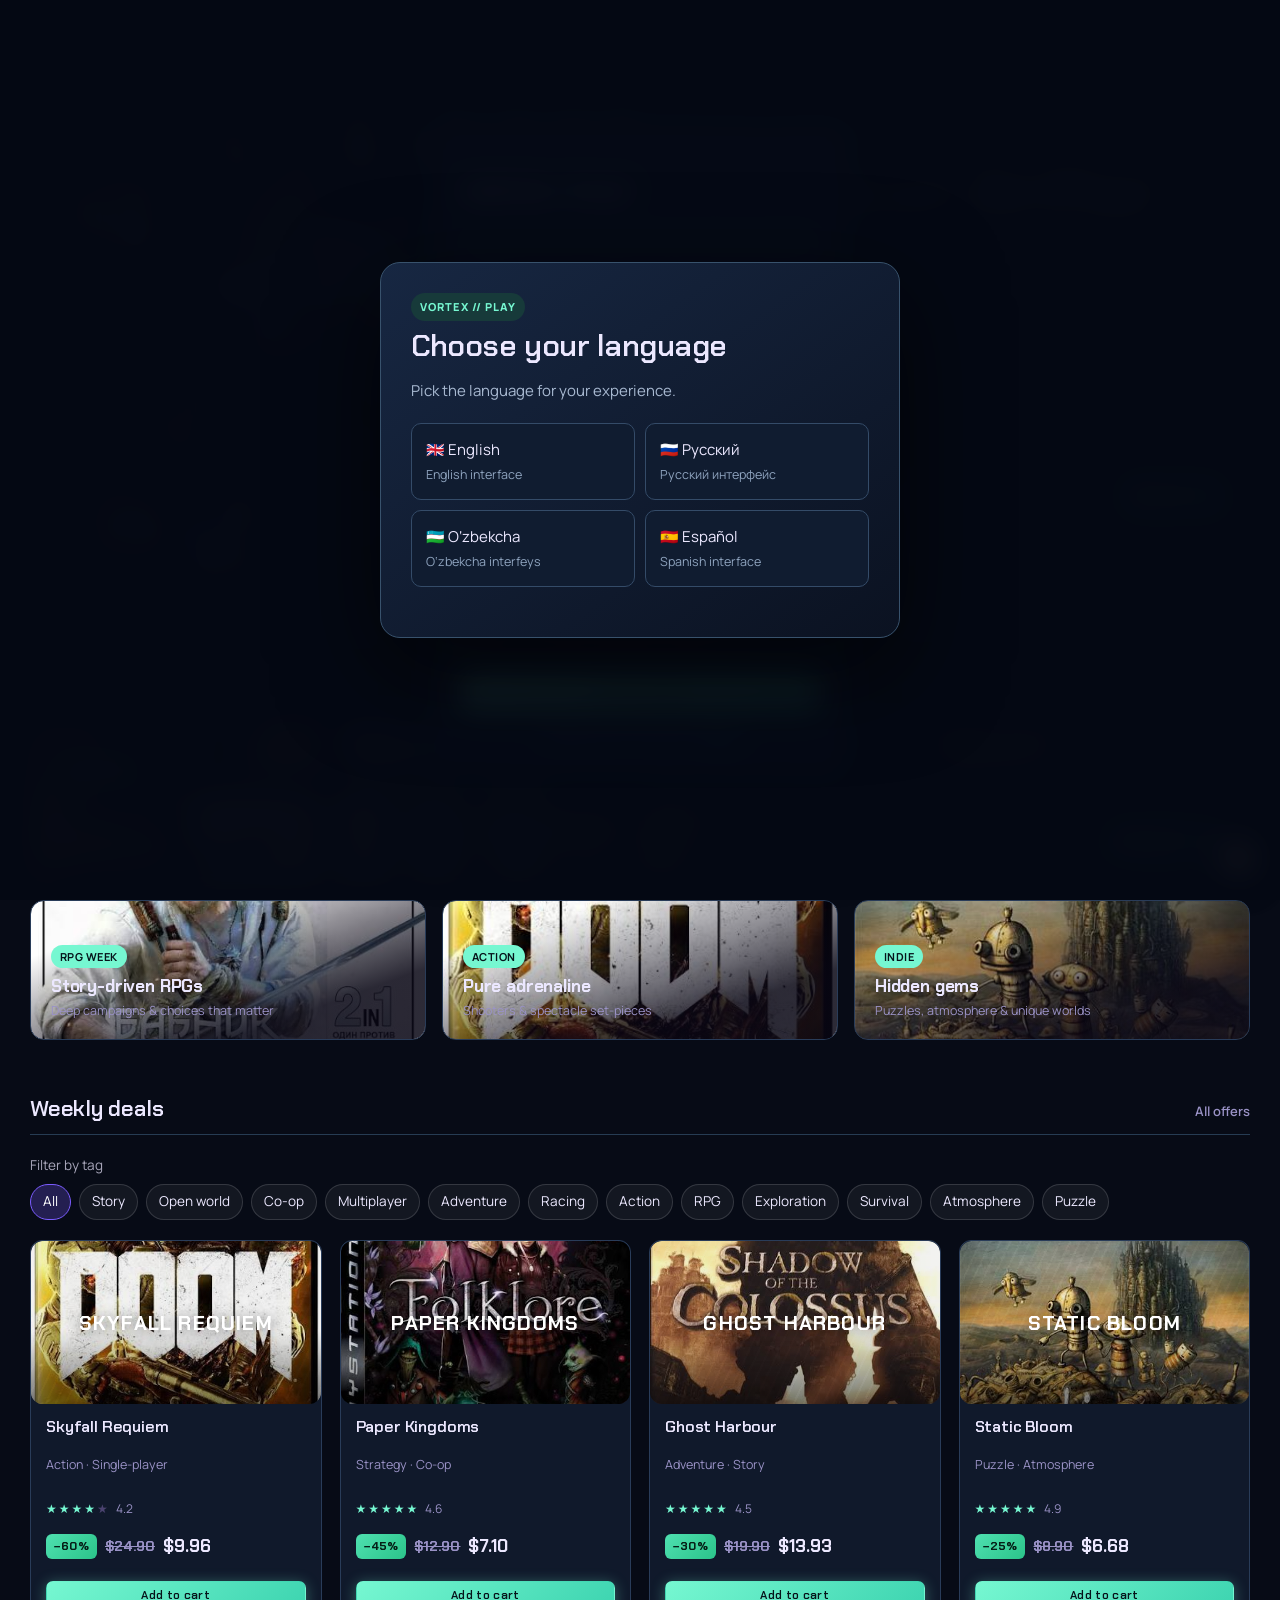
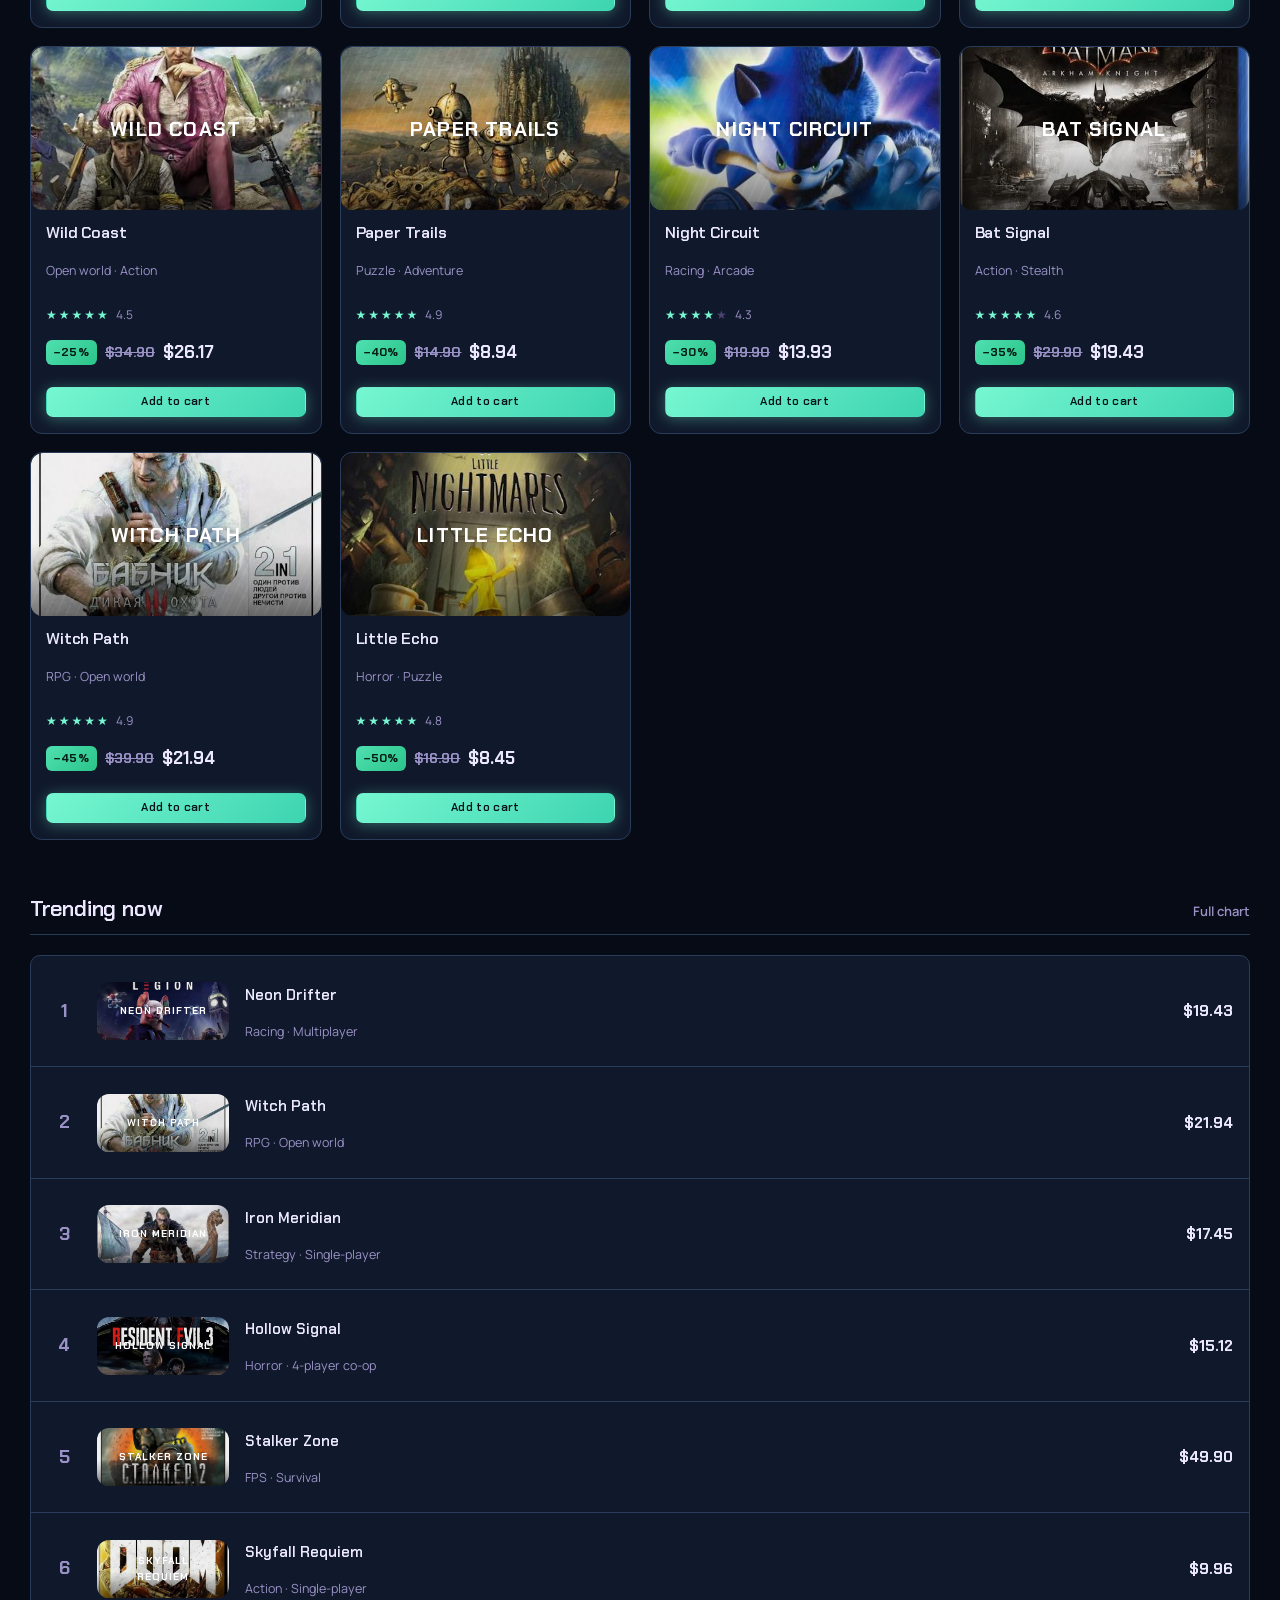
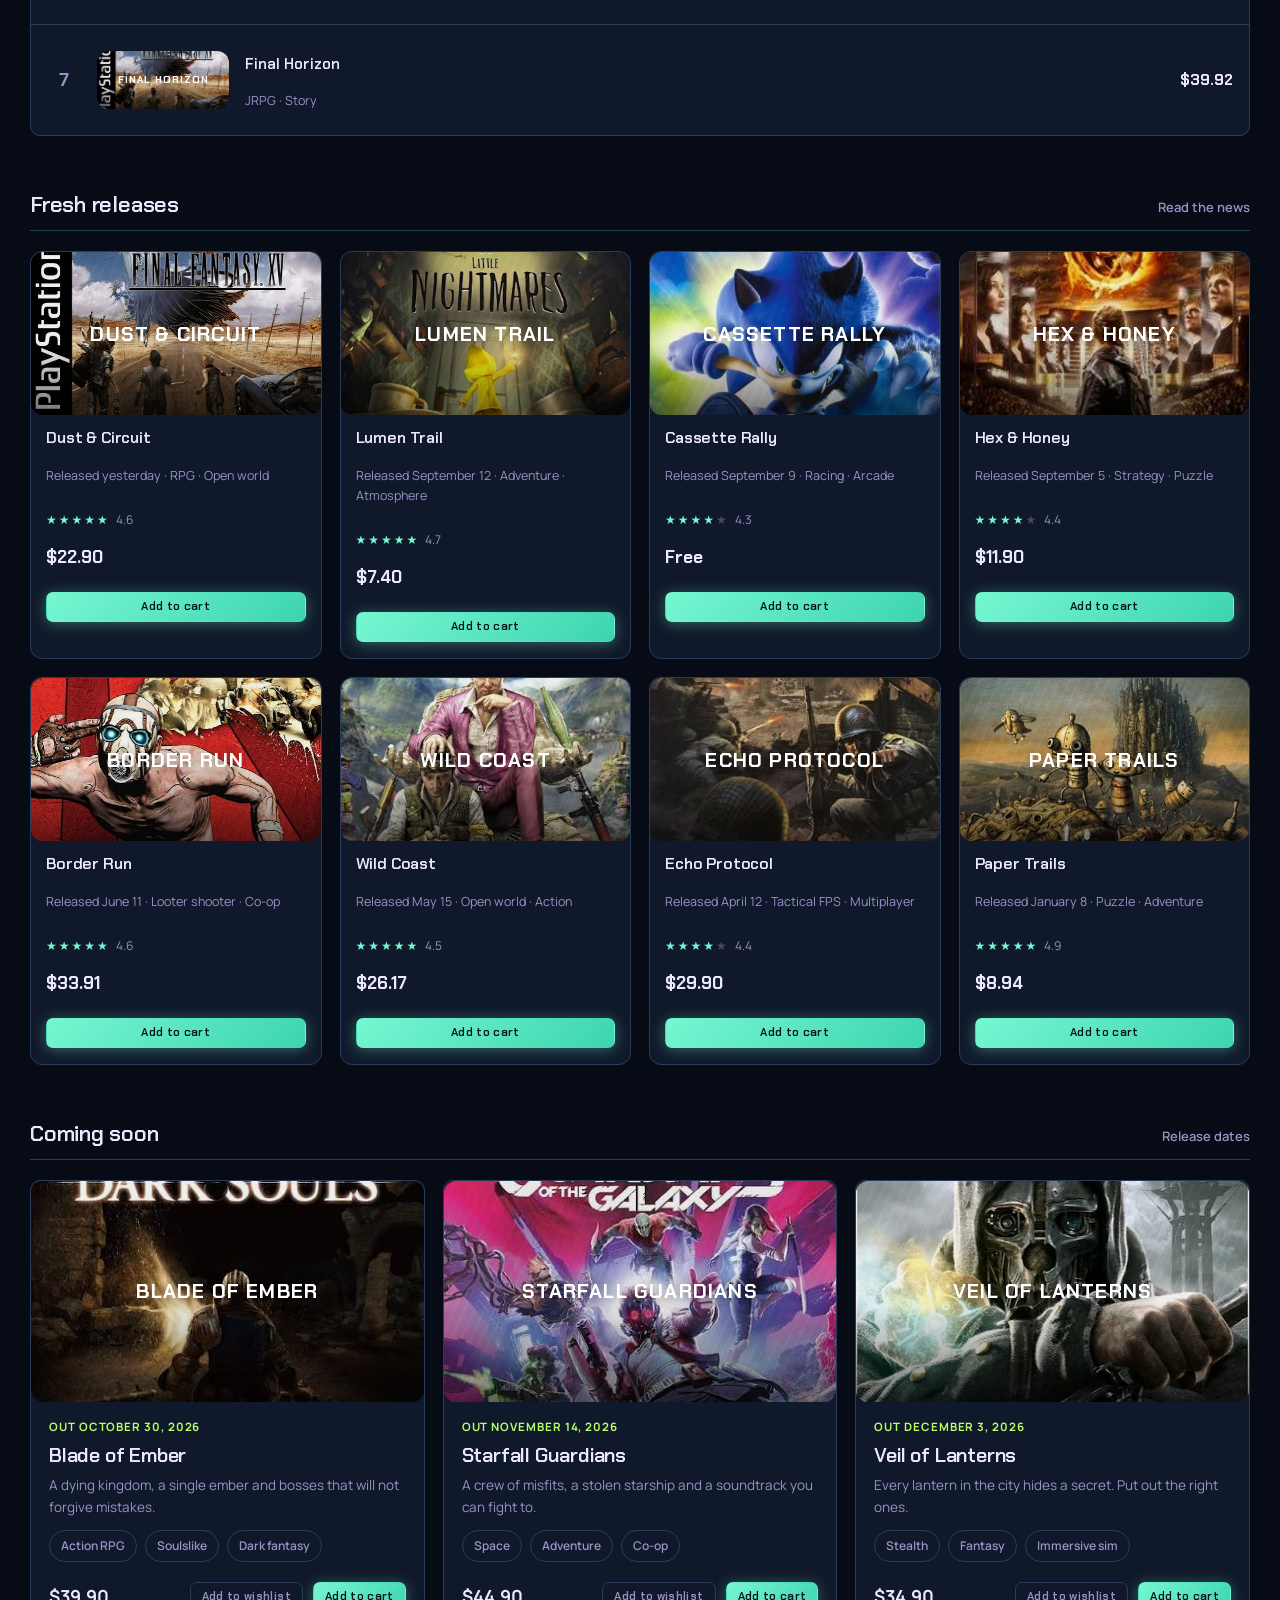
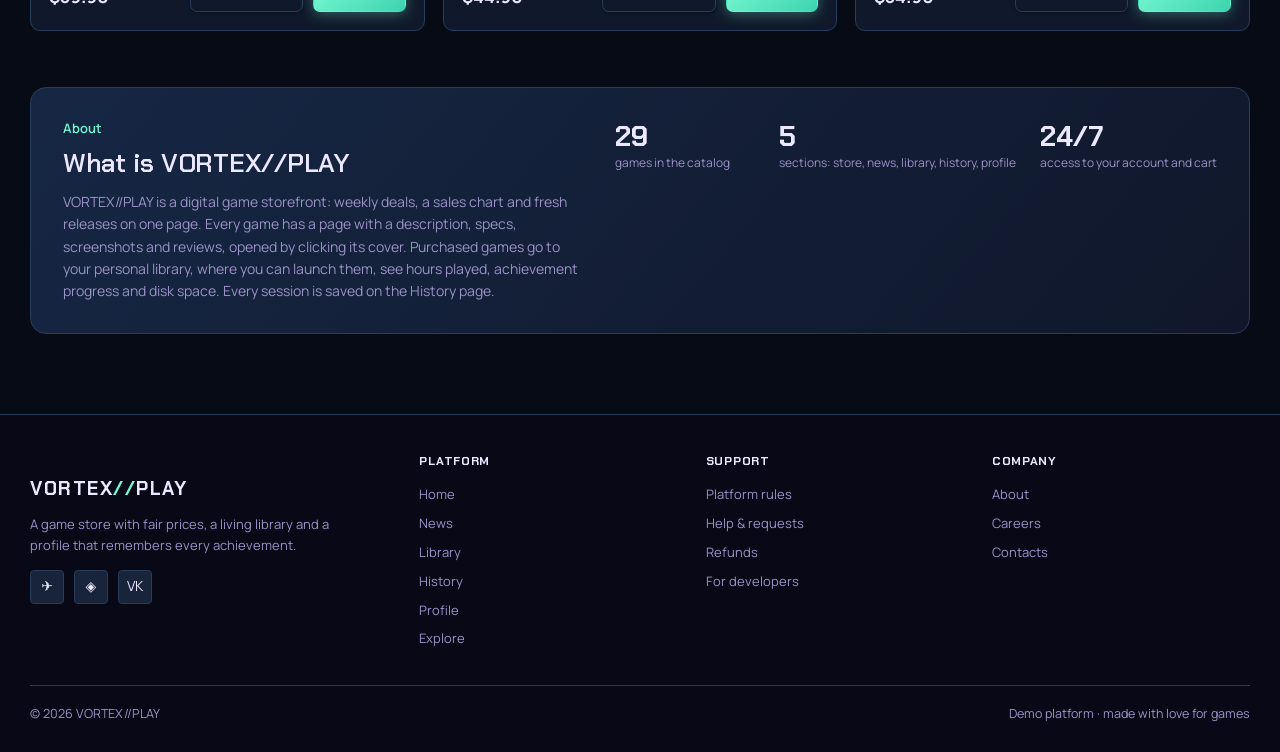
<file: index.html>
<!DOCTYPE html>
<html lang="en">
<head>
<meta charset="utf-8">
<meta name="description" content="VORTEX//PLAY — game store: weekly deals, sales chart and fresh releases. Click a cover to open the game page.">
<meta name="viewport" content="width=device-width, initial-scale=1">
<title>VORTEX//PLAY — store</title>
<link rel="preconnect" href="https://fonts.googleapis.com">
<link rel="preconnect" href="https://fonts.gstatic.com" crossorigin>
<link href="https://fonts.googleapis.com/css2?family=Chakra+Petch:wght@500;600;700&family=Manrope:wght@400;500;600;700&display=swap" rel="stylesheet">
<link rel="icon" href="data:image/svg+xml,%3Csvg xmlns='http://www.w3.org/2000/svg' viewBox='0 0 32 32'%3E%3Ctext y='26' font-size='26'%3E%F0%9F%8E%AE%3C/text%3E%3C/svg%3E">
<link rel="stylesheet" href="style.css">
<link rel="stylesheet" href="themes.css">
<script src="theme.js"></script>
<link rel="stylesheet" href="refresh.css">
</head>
<body data-page="home">

<header class="topbar">
  <div class="topbar__inner">
    <a class="logo" href="index.html">VORTEX<span>//</span>PLAY</a>
    <nav class="nav" id="main-nav">
      <a href="index.html" aria-current="page">Home</a>
      <a href="news.html">News</a>
      <a href="library.html">Library</a>
      <a href="history.html">History</a>
      <a href="profile.html">Profile</a>
      <a href="explore.html">Explore</a>
    </nav>
    <div class="session" data-session></div>
    <button class="burger" type="button" data-burger aria-expanded="false" aria-controls="main-nav" aria-label="Open menu"><span class="burger__lines"></span></button>
  </div>
</header>

<main class="shell">

  <section class="hero" aria-label="Game of the week">
    <div class="hero__stage">
      <div class="cover hero__cover" id="hero-cover">
        <span class="cover__title" id="hero-cover-title"></span>
        <span class="cover__hint">Details</span>
      </div>
      <ol class="hero__picker" id="hero-picker" aria-label="Other picks"></ol>
    </div>

    <div class="hero__info">
      <p class="hero__kicker" id="hero-kicker"></p>
      <h1 id="hero-title">Neon Drifter</h1>
      <p class="hero__text" id="hero-text"></p>
      <ul class="tags" id="hero-tags"></ul>
      <div class="hero__buy">
        <div class="price">
          <span class="price__off" id="hero-off"></span>
          <span class="price__old" id="hero-old"></span>
          <span class="price__now" id="hero-now"></span>
        </div>
        <button class="btn btn--primary" type="button" id="hero-buy" data-buy="">Add to cart</button>
        <button class="btn btn--ghost" type="button" data-wish>Add to wishlist</button>
      </div>
    </div>
  </section>

  <section class="banners" aria-label="Promotions">
    <a class="banner banner--wide" href="#" style="background-image:url('images/gta-5.jpg')" data-banner="mega">
      <div>
        <span class="banner__tag">Mega Sale</span>
        <h3 class="banner__title">Up to −50% this week</h3>
        <p class="banner__text">Hundreds of titles on discount. New deals every Monday.</p>
      </div>
      <span class="btn btn--primary">Browse deals</span>
    </a>
    <a class="banner" href="#" style="background-image:url('images/witcher-3.jpg')" data-banner="rpg">
      <span class="banner__tag">RPG Week</span>
      <h3 class="banner__title">Story-driven RPGs</h3>
      <p class="banner__text">Deep campaigns &amp; choices that matter</p>
    </a>
    <a class="banner" href="#" style="background-image:url('images/doom.jpg')" data-banner="action">
      <span class="banner__tag">Action</span>
      <h3 class="banner__title">Pure adrenaline</h3>
      <p class="banner__text">Shooters &amp; spectacle set-pieces</p>
    </a>
    <a class="banner" href="#" style="background-image:url('images/machinarium.jpg')" data-banner="indie">
      <span class="banner__tag">Indie</span>
      <h3 class="banner__title">Hidden gems</h3>
      <p class="banner__text">Puzzles, atmosphere &amp; unique worlds</p>
    </a>
  </section>

  <section class="section">
    <div class="section__head"><h2>Weekly deals</h2><a href="#">All offers</a></div>
    <div class="grid" id="deals"></div>
  </section>

  <section class="section">
    <div class="section__head"><h2>Trending now</h2><a href="#">Full chart</a></div>
    <ol class="chart" id="chart"></ol>
  </section>

  <section class="section">
    <div class="section__head"><h2>Fresh releases</h2><a href="news.html">Read the news</a></div>
    <div class="grid" id="fresh"></div>
  </section>

  <section class="section" id="soon-section" aria-label="Coming soon">
    <div class="section__head"><h2>Coming soon</h2><a href="news.html">Release dates</a></div>
    <div class="soon" id="soon"></div>
  </section>

  <section class="section about-site" aria-label="About the platform">
    <div class="about-site__card">
      <div class="about-site__text-block">
        <p class="hero__kicker">About</p>
        <h2>What is VORTEX//PLAY</h2>
        <p class="about-site__text">VORTEX//PLAY is a digital game storefront: weekly deals, a sales chart and fresh releases on one page. Every game has a page with a description, specs, screenshots and reviews, opened by clicking its cover. Purchased games go to your personal library, where you can launch them, see hours played, achievement progress and disk space. Every session is saved on the History page.</p>
      </div>
      <ul class="about-site__stats">
        <li><b>29</b><span>games in the catalog</span></li>
        <li><b>5</b><span>sections: store, news, library, history, profile</span></li>
        <li><b>24/7</b><span>access to your account and cart</span></li>
      </ul>
    </div>
  </section>

</main>

<footer class="footer">
  <div class="shell footer__top">
    <div class="footer__brand">
      <p class="logo">VORTEX<span>//</span>PLAY</p>
      <p class="footer__about">A game store with fair prices, a living library and a profile that remembers every achievement.</p>
      <div class="footer__social" aria-label="Social media">
        <a href="#" aria-label="Telegram">✈</a>
        <a href="#" aria-label="Discord">◈</a>
        <a href="#" aria-label="VK">VK</a>
      </div>
    </div>
    <nav class="footer__col" aria-label="Site sections">
      <h3>Platform</h3>
      <a href="index.html">Home</a>
      <a href="news.html">News</a>
      <a href="library.html">Library</a>
      <a href="history.html">History</a>
      <a href="profile.html">Profile</a>
      <a href="explore.html">Explore</a>
    </nav>
    <nav class="footer__col" aria-label="Support">
      <h3>Support</h3>
      <a href="#">Platform rules</a>
      <a href="#">Help &amp; requests</a>
      <a href="#">Refunds</a>
      <a href="#">For developers</a>
    </nav>
    <nav class="footer__col" aria-label="Company">
      <h3>Company</h3>
      <a href="#">About</a>
      <a href="#">Careers</a>
      <a href="#">Contacts</a>
    </nav>
  </div>
  <div class="shell footer__bottom">
    <span>© 2026 VORTEX//PLAY</span>
    <span>Demo platform · made with love for games</span>
  </div>
</footer>

<script src="app.js"></script>
<script src="refresh.js"></script>
<script src="features.js"></script>
</body>
</html>
</file>
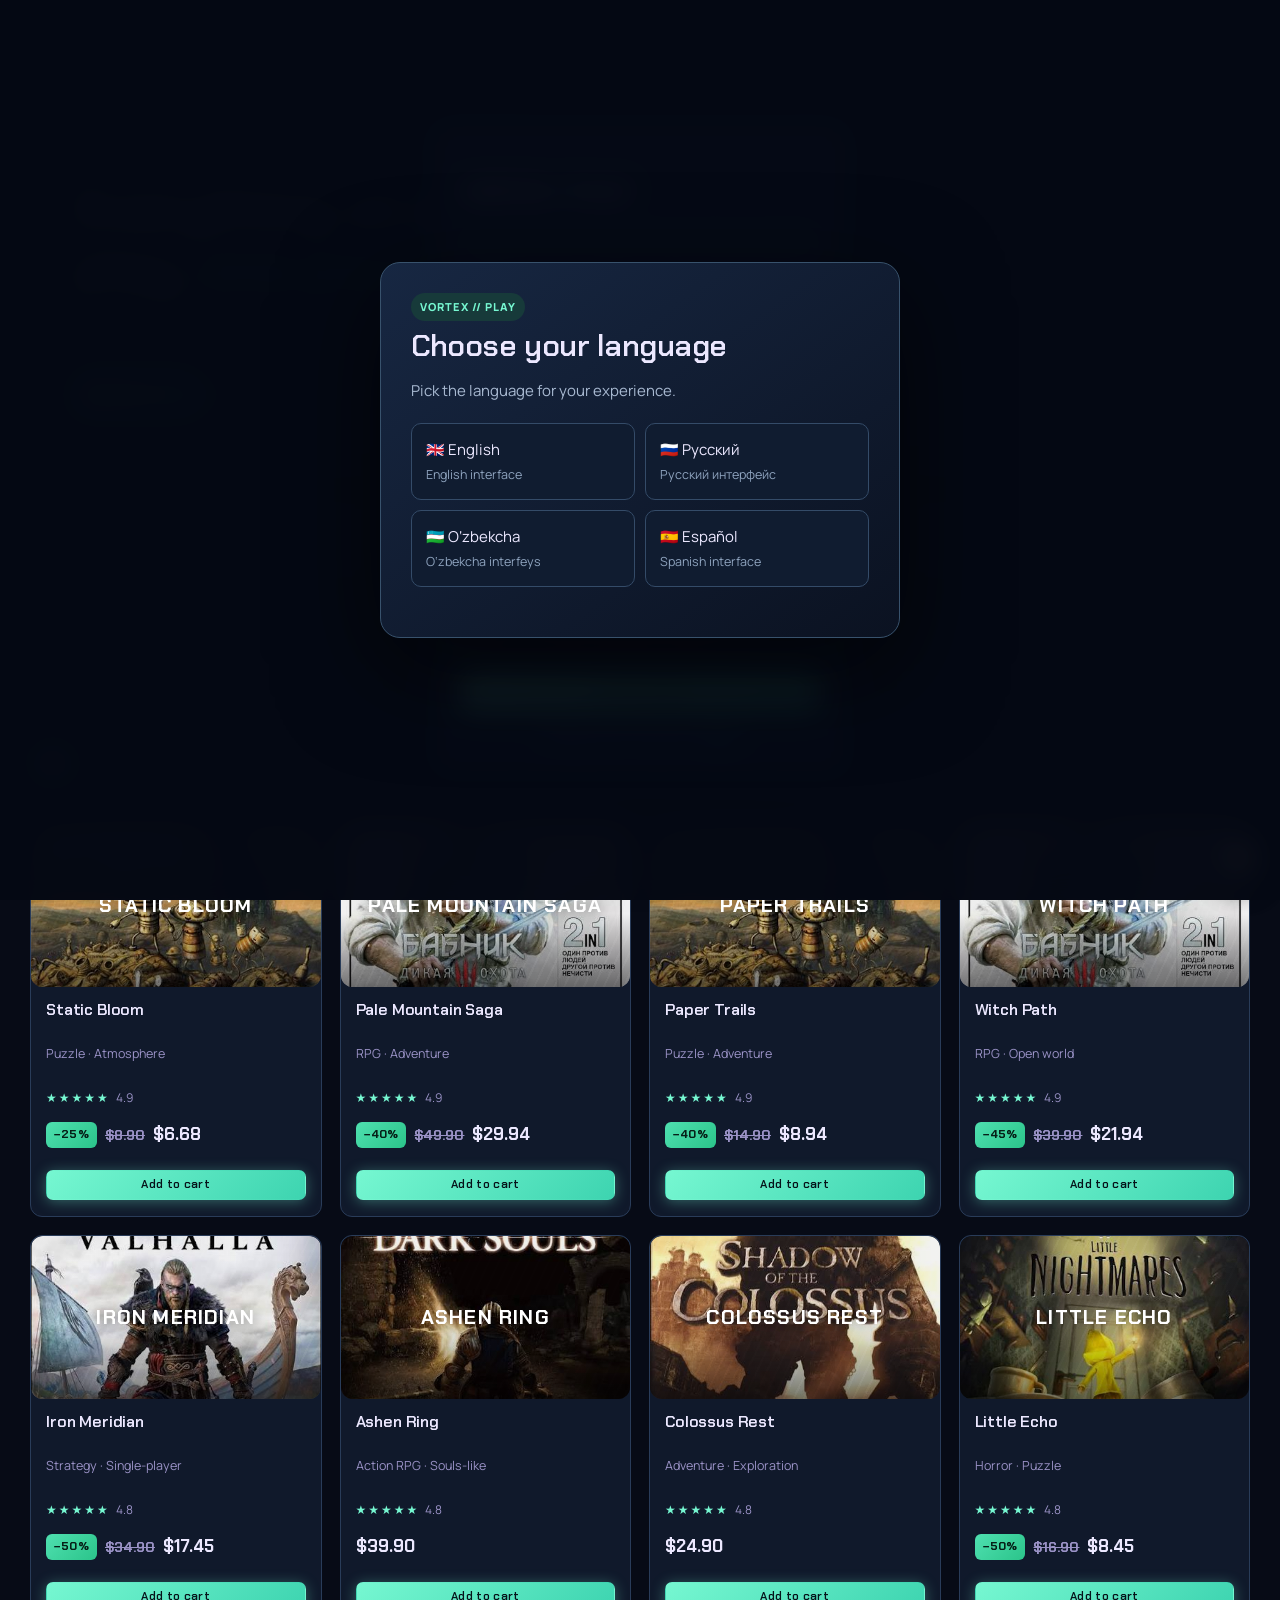
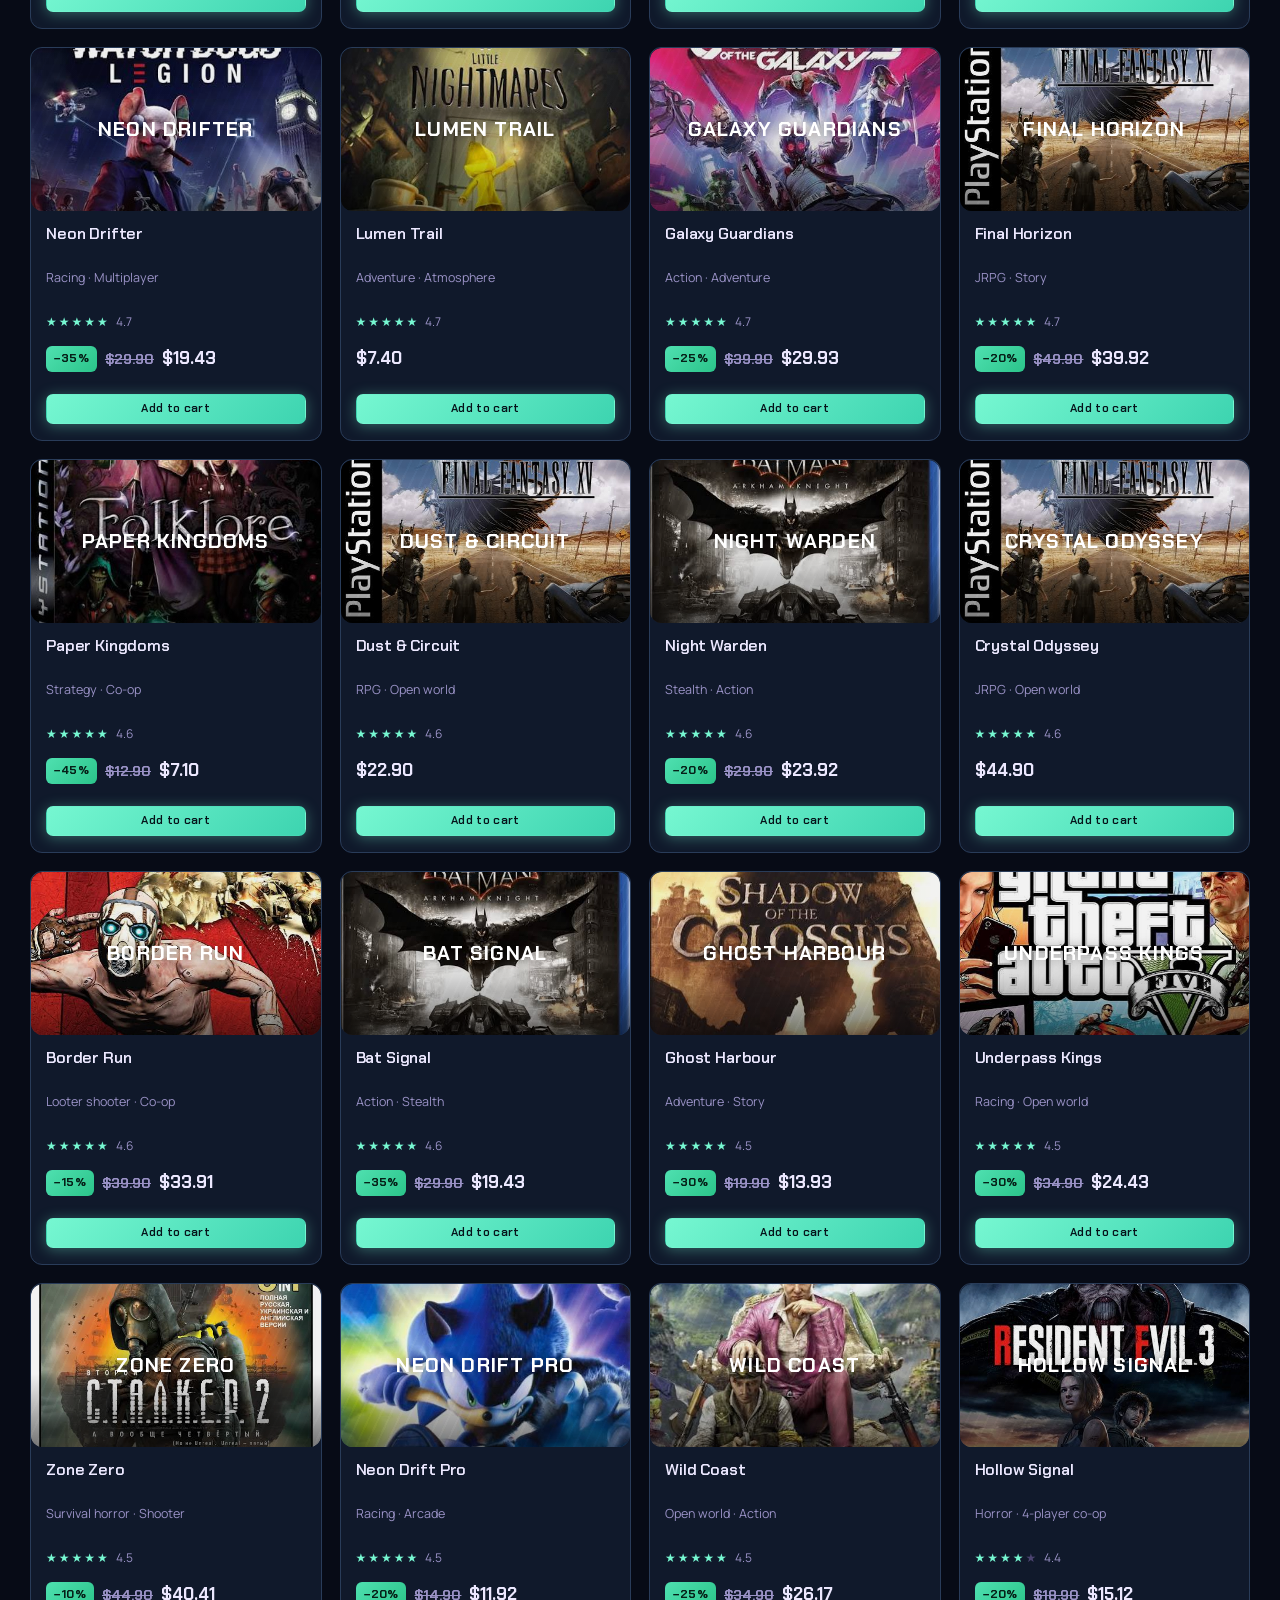
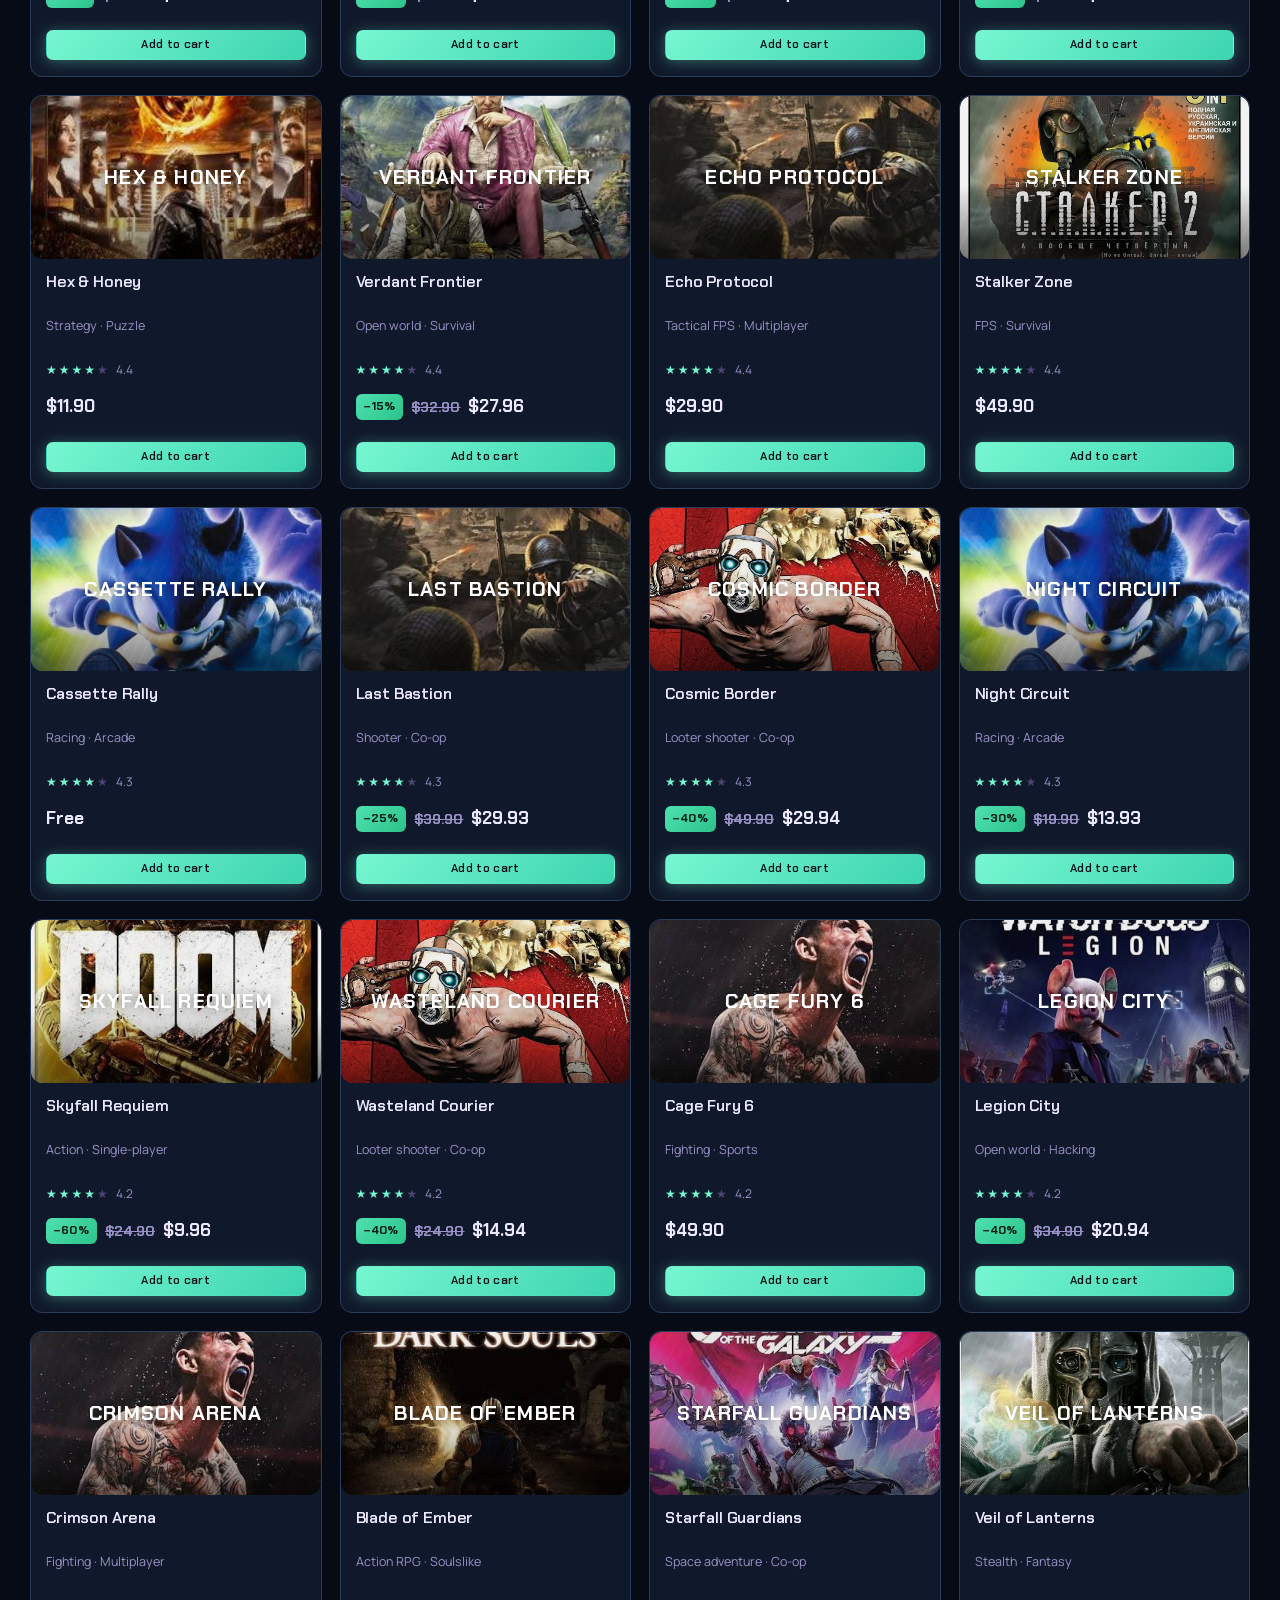
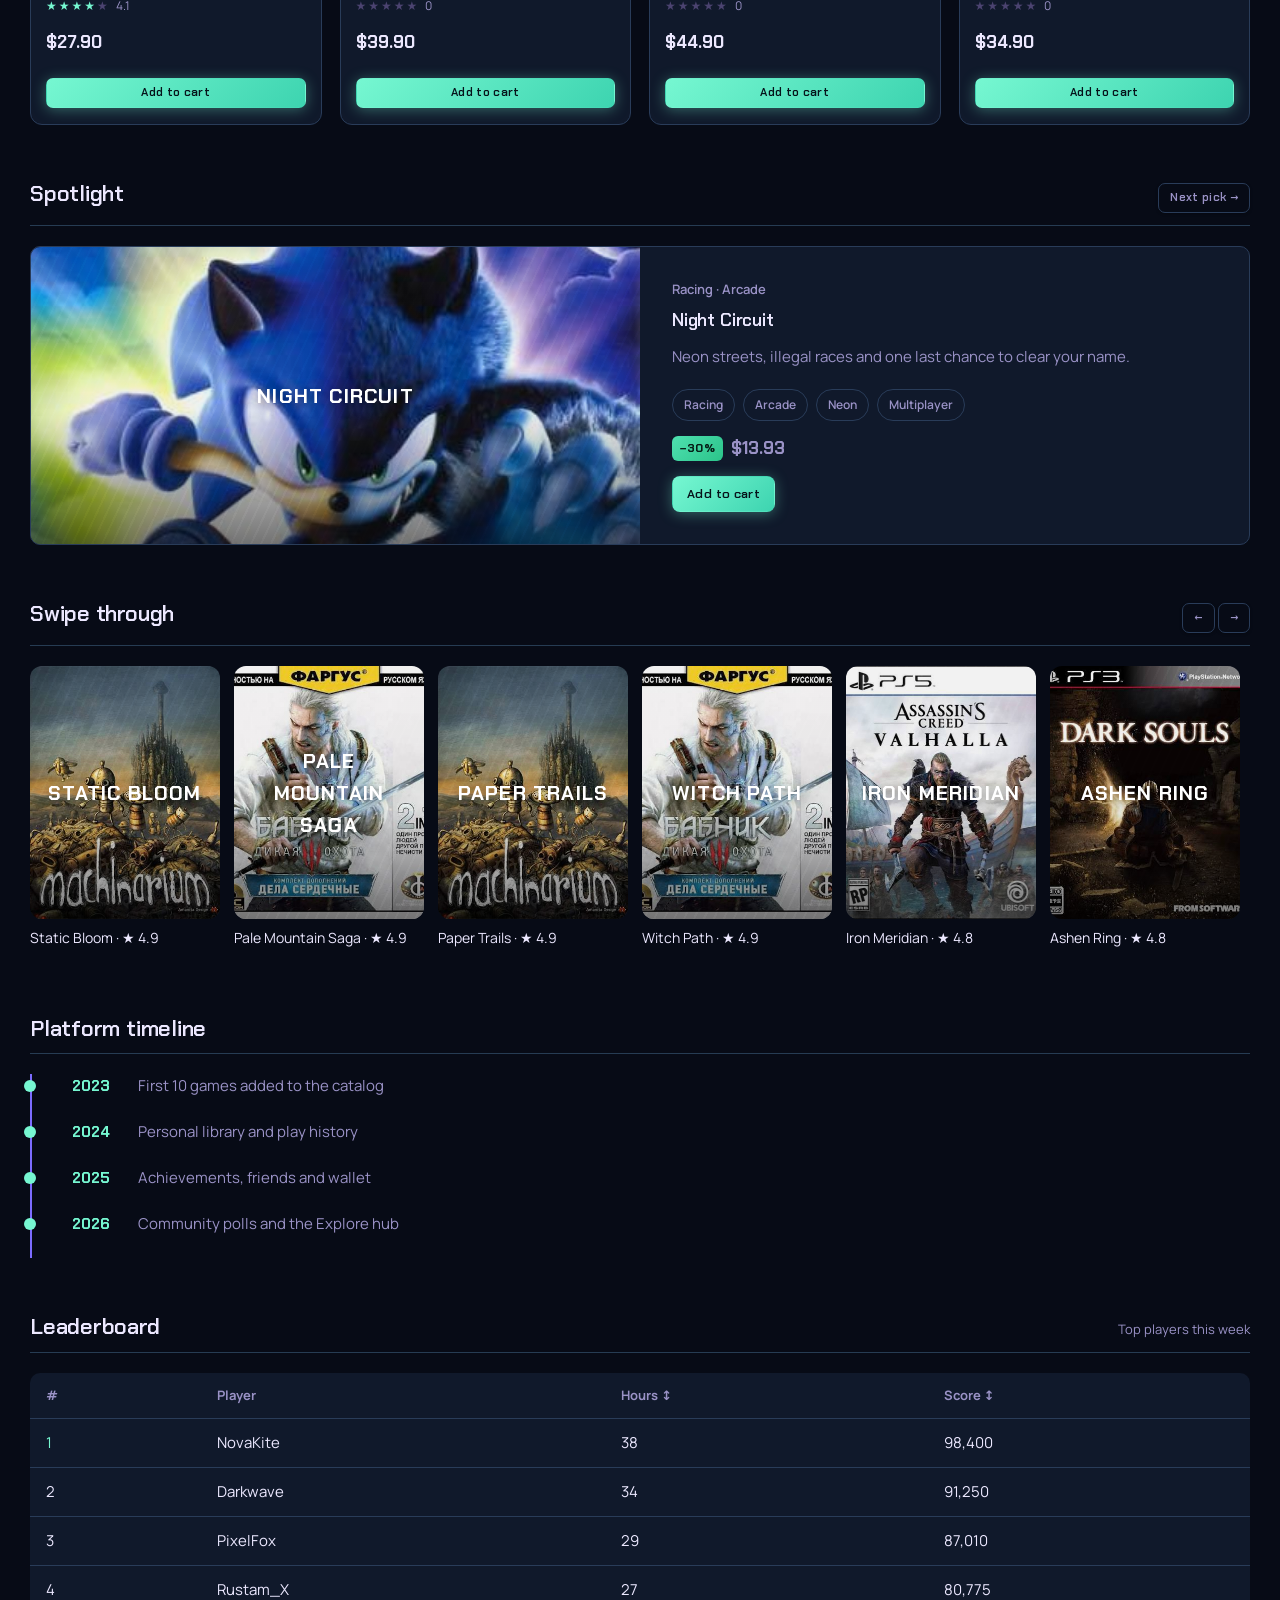
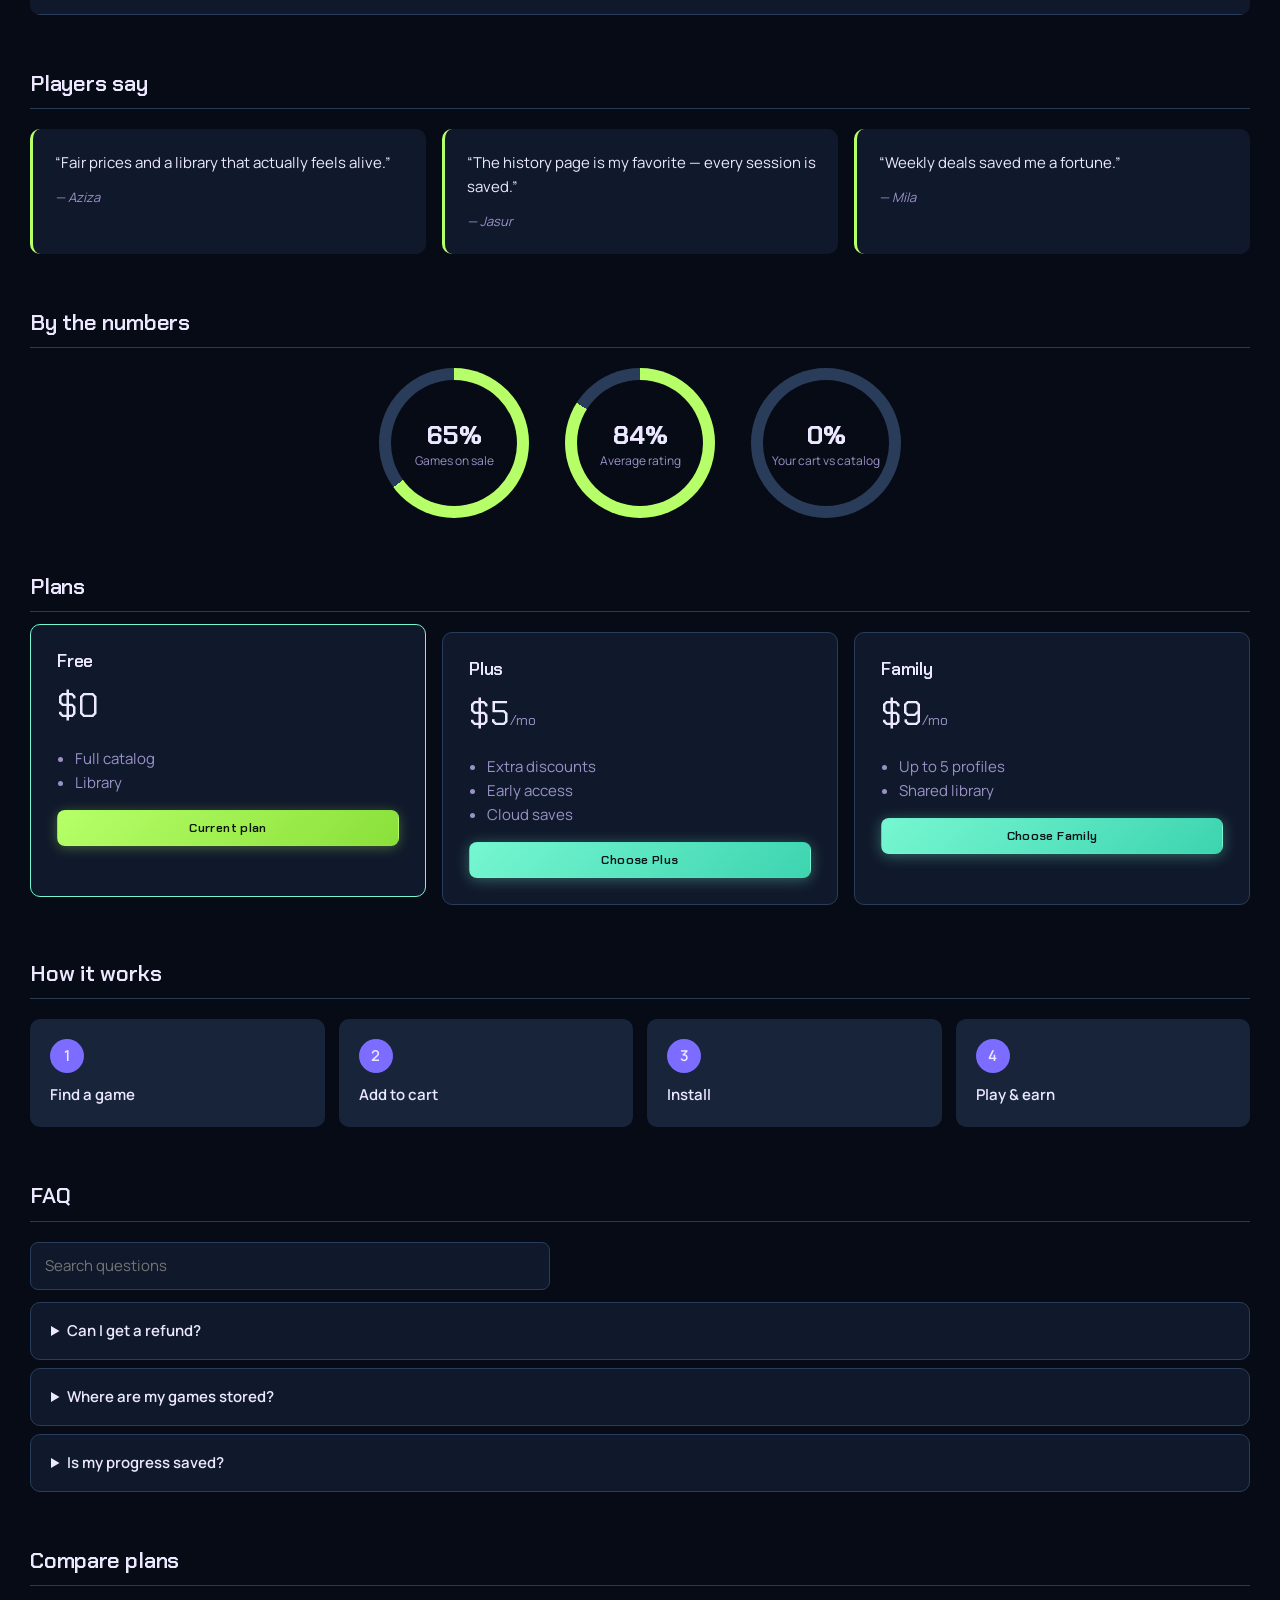
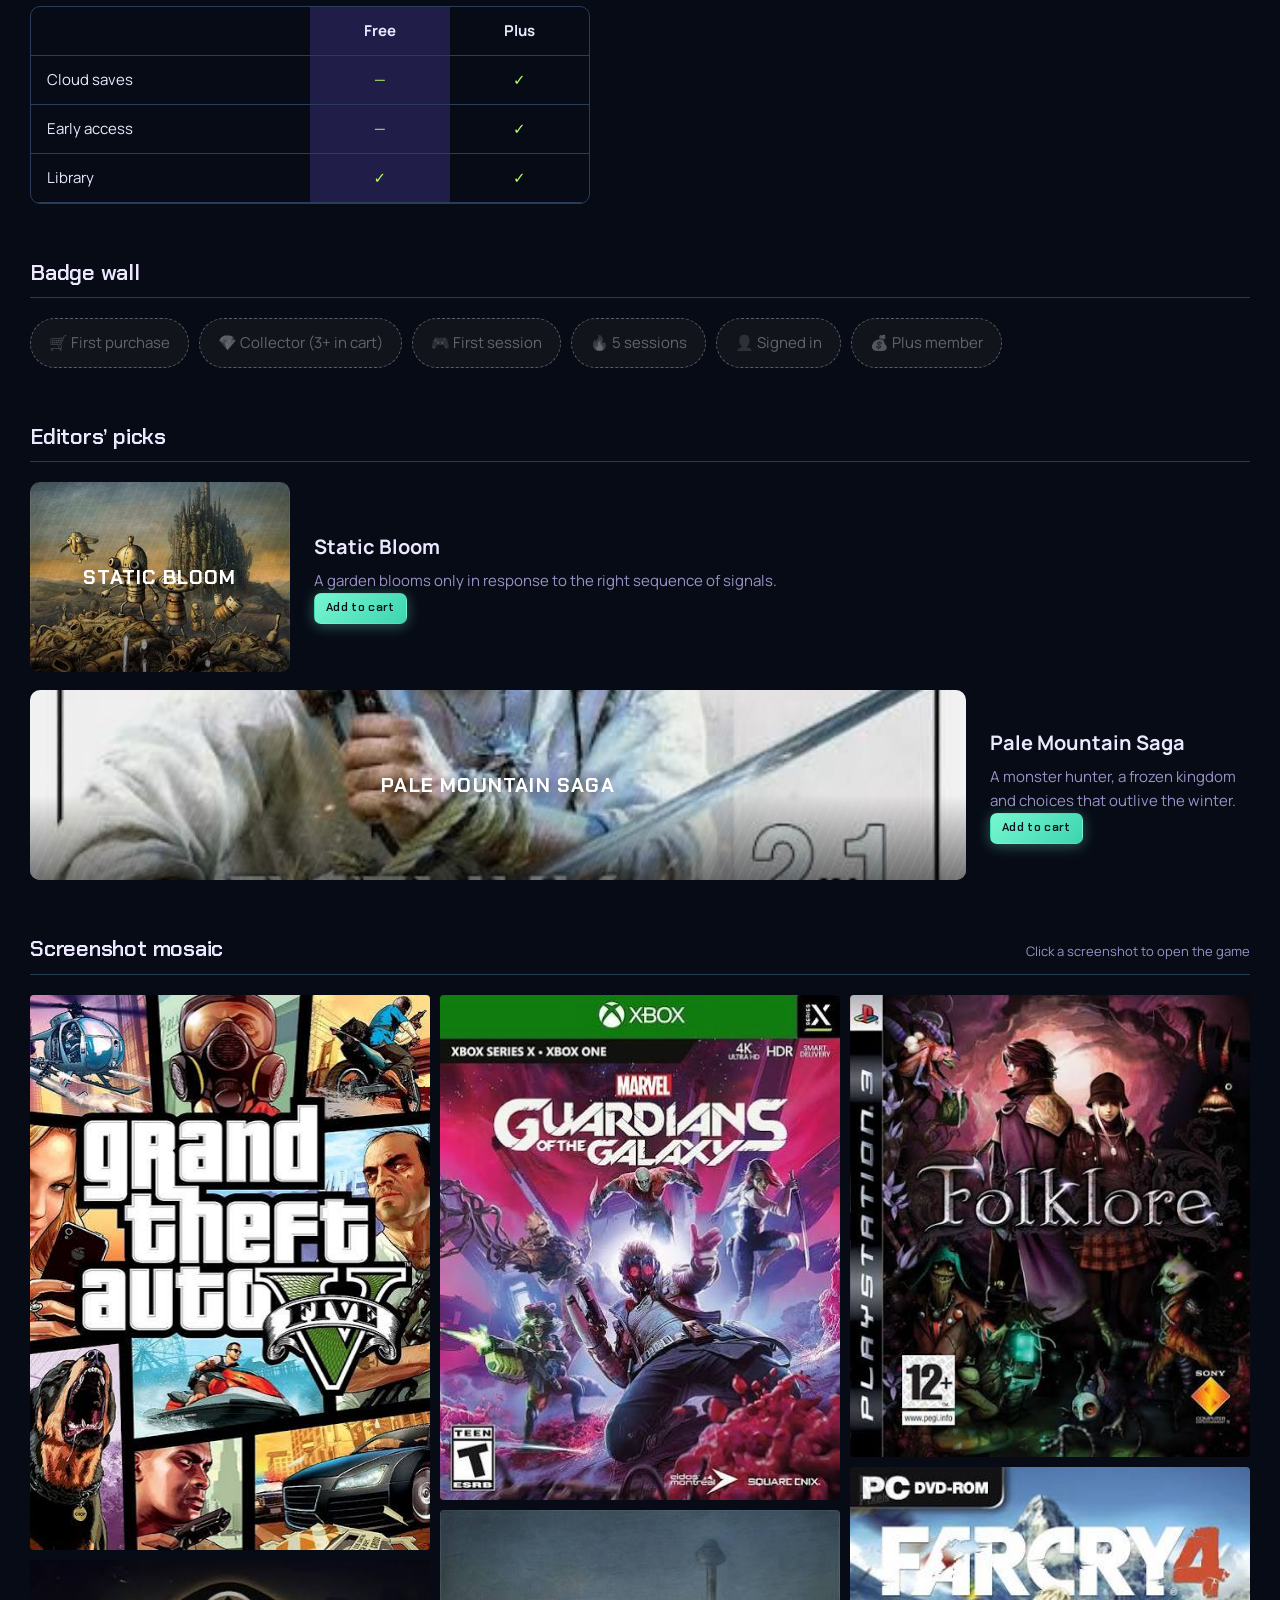
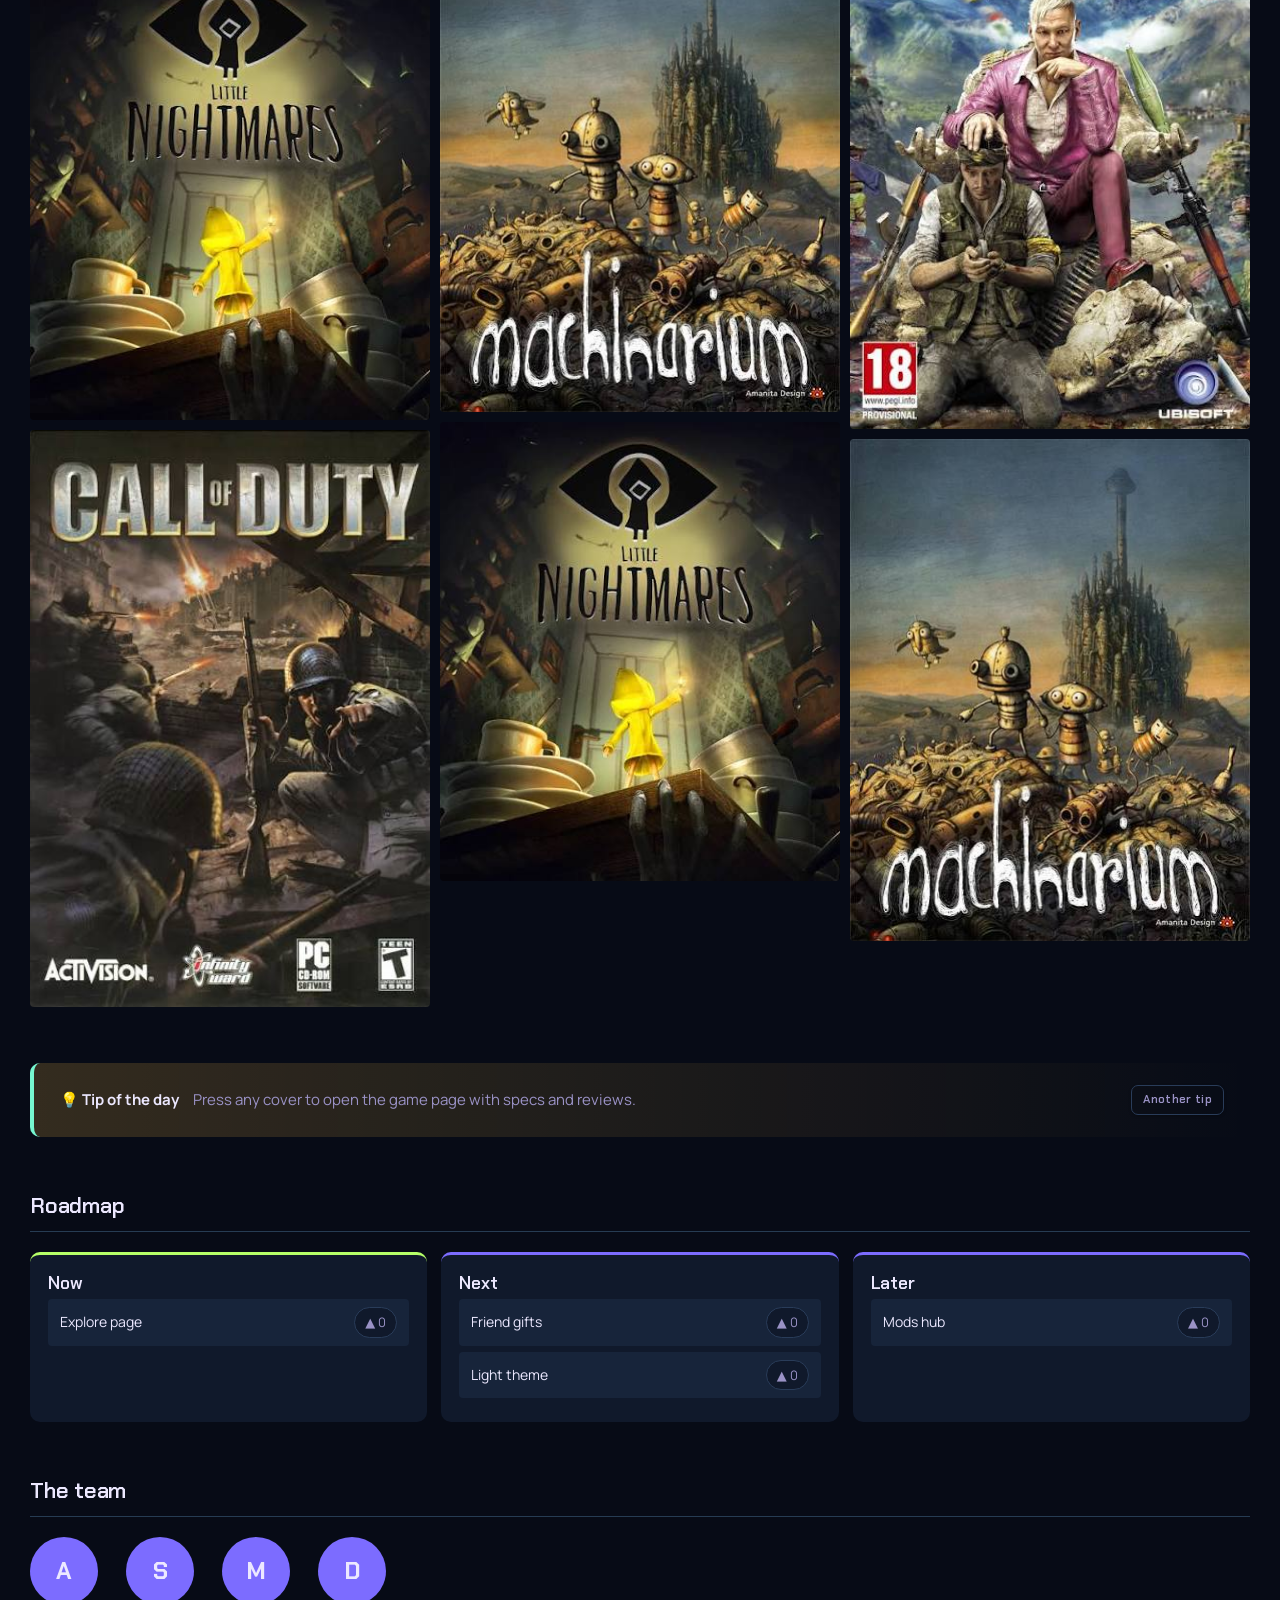
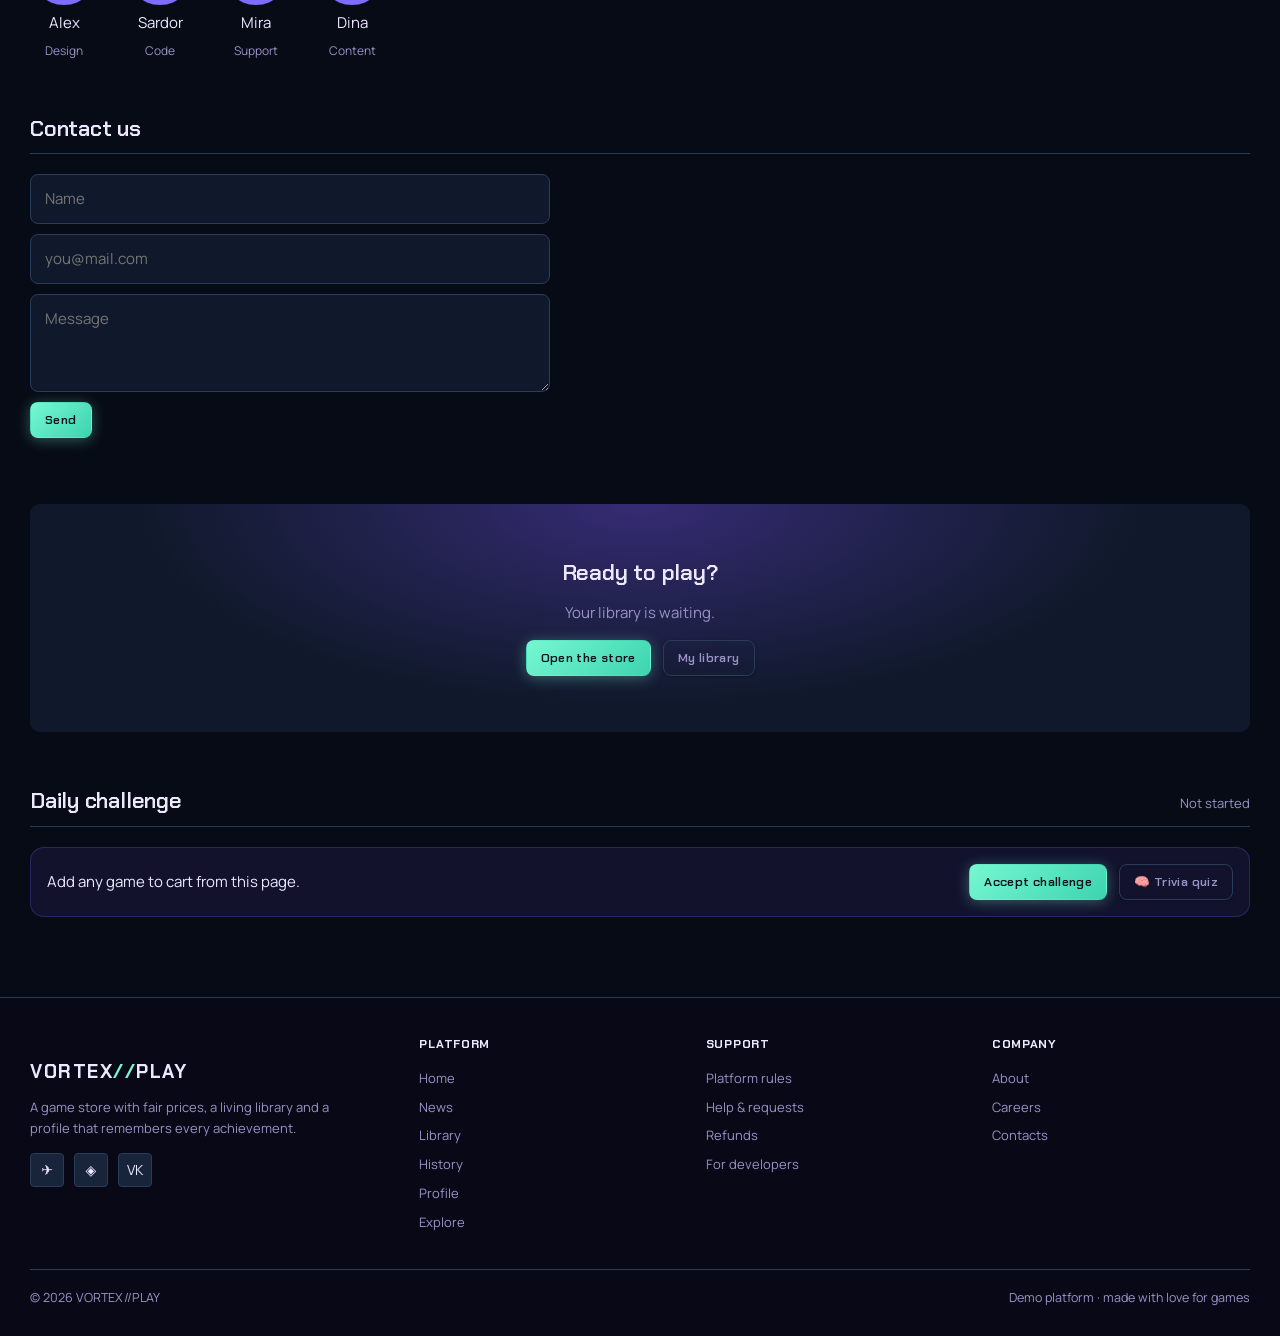
<file: explore.html>
<!DOCTYPE html>
<html lang="en">
<head>
<meta charset="utf-8">
<meta name="description" content="VORTEX//PLAY explore: genres, rankings, plans, roadmap and community in one page.">
<meta name="viewport" content="width=device-width, initial-scale=1">
<title>VORTEX//PLAY — explore</title>
<link rel="preconnect" href="https://fonts.googleapis.com">
<link rel="preconnect" href="https://fonts.gstatic.com" crossorigin>
<link href="https://fonts.googleapis.com/css2?family=Chakra+Petch:wght@500;600;700&family=Manrope:wght@400;500;600;700&display=swap" rel="stylesheet">
<link rel="icon" href="data:image/svg+xml,%3Csvg xmlns='http://www.w3.org/2000/svg' viewBox='0 0 32 32'%3E%3Ctext y='26' font-size='26'%3E%F0%9F%8E%AE%3C/text%3E%3C/svg%3E">
<link rel="stylesheet" href="style.css">
<link rel="stylesheet" href="themes.css">
<script src="theme.js"></script>
<link rel="stylesheet" href="refresh.css">
<link rel="stylesheet" href="explore.css">
</head>
<body data-page="explore">

<header class="topbar">
  <div class="topbar__inner">
    <a class="logo" href="index.html">VORTEX<span>//</span>PLAY</a>
    <nav class="nav" id="main-nav">
      <a href="index.html">Home</a>
      <a href="news.html">News</a>
      <a href="library.html">Library</a>
      <a href="history.html">History</a>
      <a href="profile.html">Profile</a>
      <a href="explore.html" aria-current="page">Explore</a>
    </nav>
    <div class="session" data-session></div>
    <button class="burger" type="button" data-burger aria-expanded="false" aria-controls="main-nav" aria-label="Open menu"><span class="burger__lines"></span></button>
  </div>
</header>

<main class="shell x">

<!-- 1 hero -->
<section class="x-hero"><div><p class="hero__kicker">Explore</p><h1>Everything about play, <em>one page</em></h1><p>Genres, charts, plans, roadmap and community — a tour of the whole platform.</p><a class="btn btn--primary" href="#x-finder">Start exploring</a> <button class="btn btn--ghost" type="button" id="x-surprise">🎲 Surprise me</button></div><div class="x-hero__chips"><span>22 games</span><span>5 pages</span><span>24/7</span></div></section>

<!-- 2 ticker -->
<section class="x-ticker" aria-label="Genres"><div class="x-ticker__track" id="x-ticker"></div></section>

<!-- 3 finder -->
<section class="section" id="x-finder"><div class="section__head"><h2>Game finder</h2><span class="section__note" id="x-count"></span></div><div class="x-find"><input id="x-q" type="search" placeholder="Search by title, genre or studio" aria-label="Search games"><select id="x-sort" aria-label="Sort"><option value="rating">Top rated</option><option value="cheap">Cheapest first</option><option value="deal">Biggest discount</option><option value="name">A–Z</option></select></div><div class="filters" id="x-tags" role="group" aria-label="Filter by tag"></div><div class="grid" id="x-grid"></div><p class="feed__empty" id="x-empty" hidden>No games match. Clear the search or pick “All”.</p></section>
<!-- 4 spotlight -->
<section class="section"><div class="section__head"><h2>Spotlight</h2><button class="btn btn--ghost btn--small" type="button" id="x-next">Next pick →</button></div><article class="x-spot" id="x-spot"></article></section>
<!-- 5 carousel -->
<section class="section"><div class="section__head"><h2>Swipe through</h2><span><button class="btn btn--ghost btn--small" type="button" data-rail="-1" aria-label="Scroll left">←</button> <button class="btn btn--ghost btn--small" type="button" data-rail="1" aria-label="Scroll right">→</button></span></div><div class="x-rail" id="x-rail"></div></section>
<!-- 6 timeline -->
<section class="section"><div class="section__head"><h2>Platform timeline</h2></div><ol class="x-time"><li><b>2023</b><span>First 10 games added to the catalog</span></li><li><b>2024</b><span>Personal library and play history</span></li><li><b>2025</b><span>Achievements, friends and wallet</span></li><li><b>2026</b><span>Community polls and the Explore hub</span></li></ol></section>

<!-- 7 leaderboard -->
<section class="section"><div class="section__head"><h2>Leaderboard</h2><span class="section__note">Top players this week</span></div><table class="x-table"><thead><tr><th>#</th><th>Player</th><th><button type="button" data-sort="2">Hours ↕</button></th><th><button type="button" data-sort="3">Score ↕</button></th></tr></thead><tbody id="x-lb"><tr><td>1</td><td>NovaKite</td><td>38</td><td>98,400</td></tr><tr><td>2</td><td>Darkwave</td><td>34</td><td>91,250</td></tr><tr><td>3</td><td>PixelFox</td><td>29</td><td>87,010</td></tr><tr><td>4</td><td>Rustam_X</td><td>27</td><td>80,775</td></tr></tbody></table></section>

<!-- 8 quotes -->
<section class="section"><div class="section__head"><h2>Players say</h2></div><div class="x-quotes"><blockquote>“Fair prices and a library that actually feels alive.”<cite>— Aziza</cite></blockquote><blockquote>“The history page is my favorite — every session is saved.”<cite>— Jasur</cite></blockquote><blockquote>“Weekly deals saved me a fortune.”<cite>— Mila</cite></blockquote></div></section>

<!-- 9 rings -->
<section class="section"><div class="section__head"><h2>By the numbers</h2></div><div class="x-rings"><div data-ring="sale"><b>0%</b><span>Games on sale</span></div><div data-ring="rate"><b>0%</b><span>Average rating</span></div><div data-ring="cart"><b>0%</b><span>Your cart vs catalog</span></div></div></section>

<!-- 10 plans -->
<section class="section"><div class="section__head"><h2>Plans</h2></div><div class="x-plans" id="x-plans"></div><p class="section__note" id="x-plan-note" role="status"></p></section>

<!-- 11 steps -->
<section class="section"><div class="section__head"><h2>How it works</h2></div><ol class="x-steps"><li>Find a game</li><li>Add to cart</li><li>Install</li><li>Play &amp; earn</li></ol></section>

<!-- 12 faq -->
<section class="section"><div class="section__head"><h2>FAQ</h2></div><input class="x-faqq" id="x-faqq" type="search" placeholder="Search questions" aria-label="Search questions"><div class="x-faq" id="x-faq"><details><summary>Can I get a refund?</summary><p>Yes, within 14 days if you played less than 2 hours.</p></details><details><summary>Where are my games stored?</summary><p>In your Library, with disk space shown on the left.</p></details><details><summary>Is my progress saved?</summary><p>Every session is saved on the History page.</p></details></div></section>

<!-- 13 compare -->
<section class="section"><div class="section__head"><h2>Compare plans</h2></div><div class="x-cmp" id="x-cmp"><div></div><b>Free</b><b>Plus</b><span>Cloud saves</span><i>—</i><i>✓</i><span>Early access</span><i>—</i><i>✓</i><span>Library</span><i>✓</i><i>✓</i></div></section>

<!-- 14 badges -->
<section class="section"><div class="section__head"><h2>Badge wall</h2></div><div class="x-badges" id="x-badges"></div></section>

<!-- 15 picks -->
<section class="section"><div class="section__head"><h2>Editors’ picks</h2></div><div class="x-zig" id="x-zig"></div></section>
<!-- 16 mosaic -->
<section class="section"><div class="section__head"><h2>Screenshot mosaic</h2><span class="section__note">Click a screenshot to open the game</span></div><div class="x-mosaic" id="x-mosaic"></div></section>
<!-- 17 tip -->
<section class="section"><aside class="x-tip"><b>💡 Tip of the day</b><p id="x-tip"></p><button class="btn btn--ghost btn--small" type="button" id="x-tip-next">Another tip</button></aside></section>

<!-- 18 roadmap -->
<section class="section"><div class="section__head"><h2>Roadmap</h2></div><div class="x-road" id="x-road"></div></section>

<!-- 19 team -->
<section class="section"><div class="section__head"><h2>The team</h2></div><ul class="x-team"><li><i>A</i>Alex<span>Design</span></li><li><i>S</i>Sardor<span>Code</span></li><li><i>M</i>Mira<span>Support</span></li><li><i>D</i>Dina<span>Content</span></li></ul></section>

<!-- 20 contact -->
<section class="section"><div class="section__head"><h2>Contact us</h2></div><form class="x-form" id="x-form"><input type="text" placeholder="Name" required><input type="email" placeholder="you@mail.com" required><textarea rows="3" placeholder="Message" required></textarea><button class="btn btn--primary" type="submit">Send</button><span id="x-status" role="status"></span></form></section>

<!-- 21 cta -->
<section class="x-cta"><h2>Ready to play?</h2><p>Your library is waiting.</p><div><a class="btn btn--primary" href="index.html">Open the store</a><a class="btn btn--ghost" href="library.html">My library</a></div></section>

</main>

<footer class="footer">
  <div class="shell footer__top">
    <div class="footer__brand">
      <p class="logo">VORTEX<span>//</span>PLAY</p>
      <p class="footer__about">A game store with fair prices, a living library and a profile that remembers every achievement.</p>
      <div class="footer__social" aria-label="Social media">
        <a href="#" aria-label="Telegram">✈</a>
        <a href="#" aria-label="Discord">◈</a>
        <a href="#" aria-label="VK">VK</a>
      </div>
    </div>
    <nav class="footer__col" aria-label="Site sections">
      <h3>Platform</h3>
      <a href="index.html">Home</a>
      <a href="news.html">News</a>
      <a href="library.html">Library</a>
      <a href="history.html">History</a>
      <a href="profile.html">Profile</a>
      <a href="explore.html">Explore</a>
    </nav>
    <nav class="footer__col" aria-label="Support">
      <h3>Support</h3>
      <a href="#">Platform rules</a>
      <a href="#">Help &amp; requests</a>
      <a href="#">Refunds</a>
      <a href="#">For developers</a>
    </nav>
    <nav class="footer__col" aria-label="Company">
      <h3>Company</h3>
      <a href="#">About</a>
      <a href="#">Careers</a>
      <a href="#">Contacts</a>
    </nav>
  </div>
  <div class="shell footer__bottom">
    <span>© 2026 VORTEX//PLAY</span>
    <span>Demo platform · made with love for games</span>
  </div>
</footer>

<script src="app.js"></script>
<script src="refresh.js"></script>
<script src="features.js"></script>

</body>
</html>
</file>
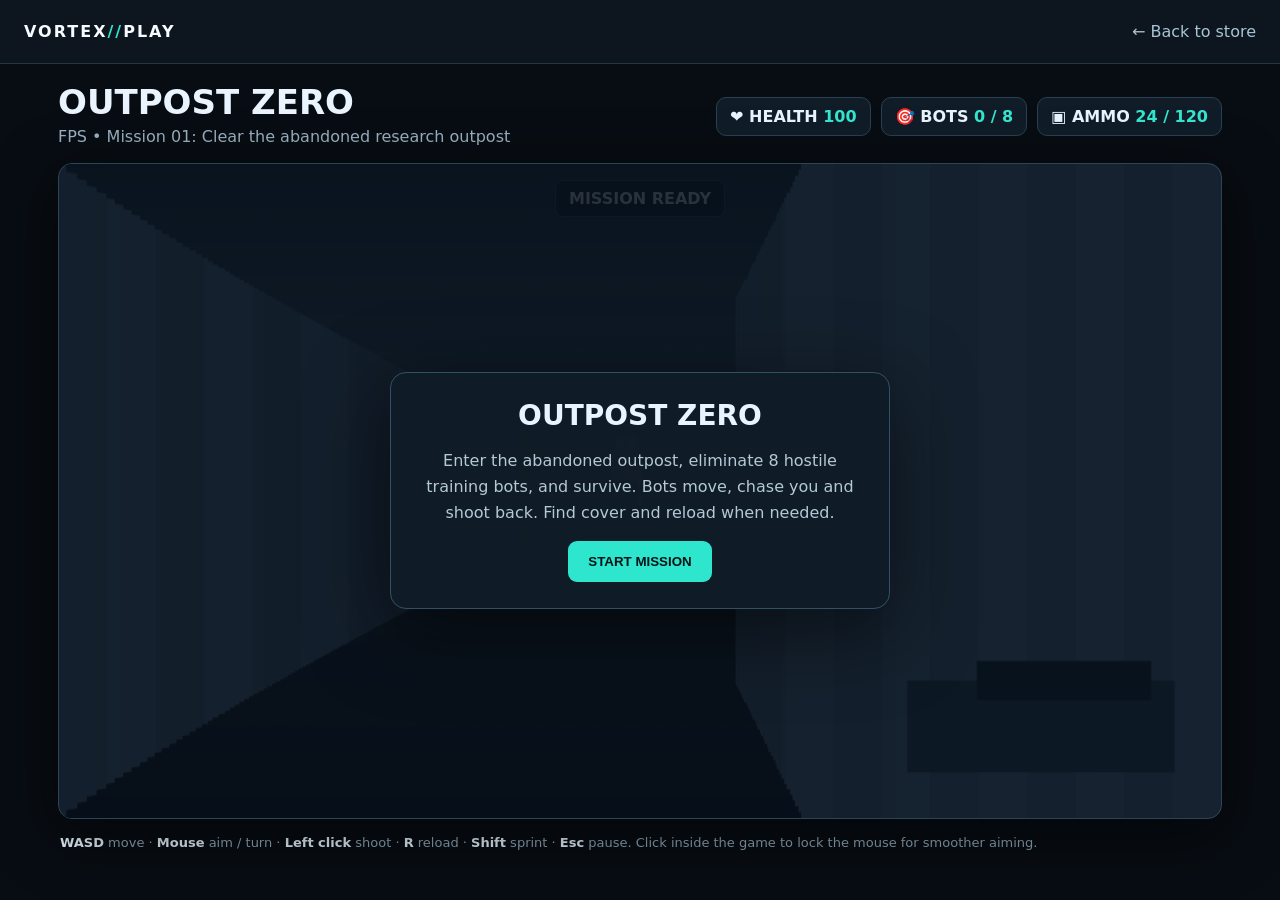
<file: fps.html>
<!doctype html><html lang="en"><head><meta charset="utf-8"><meta name="viewport" content="width=device-width,initial-scale=1"><title>VORTEX//PLAY — Outpost Zero</title><style>
:root{color-scheme:dark}*{box-sizing:border-box}body{margin:0;background:#080d13;color:#eaf4ff;font:16px system-ui,Segoe UI,sans-serif}.top{height:64px;padding:0 24px;display:flex;align-items:center;justify-content:space-between;background:#0d151e;border-bottom:1px solid #233644}.logo{font-weight:900;letter-spacing:2px;color:#f5fbff;text-decoration:none}.logo span{color:#2ee6ce}.top a.back{color:#a8c4d5;text-decoration:none}.wrap{max-width:1200px;margin:auto;padding:18px}.head{display:flex;justify-content:space-between;gap:16px;align-items:center;margin-bottom:12px}.head h1{margin:0;font-size:clamp(22px,4vw,34px)}.head p{color:#9bb1c2;margin:5px 0}.hud{display:flex;gap:10px;flex-wrap:wrap}.pill{background:#101d28;border:1px solid #294152;border-radius:10px;padding:9px 13px;font-weight:700}.pill b{color:#36e5ce}.arena{position:relative;border:1px solid #2a4656;border-radius:14px;overflow:hidden;background:#060a0e;box-shadow:0 15px 60px #0009}canvas{display:block;width:100%;height:auto;aspect-ratio:16/9;cursor:crosshair}.overlay{position:absolute;inset:0;display:flex;align-items:center;justify-content:center;text-align:center;background:#06101bd9;padding:20px}.overlay[hidden]{display:none}.panel{max-width:500px;background:#101c27ed;border:1px solid #315064;border-radius:16px;padding:26px;box-shadow:0 20px 80px #0008}.panel h2{margin:0 0 10px;font-size:28px}.panel p{line-height:1.6;color:#b4c8d6}.btn{border:0;border-radius:9px;background:#2ee6ce;color:#051416;font-weight:900;padding:13px 20px;cursor:pointer}.btn:hover{filter:brightness(1.12)}.controls{color:#8fa8ba;font-size:13px;margin:12px 2px;line-height:1.8}.controls strong{color:#e7f5ff}.msg{position:absolute;top:16px;left:50%;transform:translateX(-50%);background:#07151ddd;border:1px solid #315064;padding:8px 13px;border-radius:8px;font-weight:700;pointer-events:none;white-space:nowrap}@media(max-width:600px){.top{padding:0 12px}.wrap{padding:12px}.head{align-items:flex-start;flex-direction:column}.panel{padding:17px}.panel h2{font-size:23px}}
</style></head><body><header class="top"><a class="logo" href="index.html">VORTEX<span>//</span>PLAY</a><a class="back" href="index.html">← Back to store</a></header><main class="wrap"><div class="head"><div><h1>OUTPOST ZERO</h1><p>FPS • Mission 01: Clear the abandoned research outpost</p></div><div class="hud"><div class="pill">❤️ HEALTH <b id="health">100</b></div><div class="pill">🎯 BOTS <b id="kills">0 / 8</b></div><div class="pill">▣ AMMO <b id="ammo">24 / 120</b></div></div></div><div class="arena"><canvas id="game" width="960" height="540" aria-label="First person shooter game"></canvas><div class="msg" id="toast">MISSION READY</div><div class="overlay" id="overlay"><div class="panel"><h2 id="overlayTitle">OUTPOST ZERO</h2><p id="overlayText">Enter the abandoned outpost, eliminate 8 hostile training bots, and survive. Bots move, chase you and shoot back. Find cover and reload when needed.</p><button class="btn" id="start">START MISSION</button></div></div></div><div class="controls"><strong>WASD</strong> move · <strong>Mouse</strong> aim / turn · <strong>Left click</strong> shoot · <strong>R</strong> reload · <strong>Shift</strong> sprint · <strong>Esc</strong> pause. Click inside the game to lock the mouse for smoother aiming.</div></main><script>
(()=>{const c=document.getElementById('game'),ctx=c.getContext('2d'),$=id=>document.getElementById(id);const W=c.width,H=c.height,FOV=Math.PI/2.8,MAP=['111111111111','100000000001','101100110101','100000000001','101010010101','100000000001','100110100101','100000000001','101001010101','100000000001','100000000001','111111111111'];let player,bots,keys={},depth=[],running=false,paused=false,health=100,kills=0,ammo=24,reserve=120,last=0,spawn=0,toastTime=0;function reset(){player={x:1.8,y:1.8,a:0,fire:0,damage:0};bots=[];for(let i=0;i<8;i++){let spots=[[9.5,1.7],[6.5,3.5],[9.5,5.5],[2.5,7.5],[6.5,7.5],[9.5,9.5],[3.5,9.5],[7.5,5.5]];bots.push({x:spots[i][0],y:spots[i][1],hp:100,alive:true,shot:Math.random()*2,phase:Math.random()*6})}health=100;kills=0;ammo=24;reserve=120;updateHUD()}
function wall(x,y){return !MAP[Math.floor(y)]||MAP[Math.floor(y)][Math.floor(x)]!=='0'}function ray(a){let d=.02;while(d<18){let x=player.x+Math.cos(a)*d,y=player.y+Math.sin(a)*d;if(wall(x,y))return d;d+=.025}return 18}function norm(a){while(a>Math.PI)a-=Math.PI*2;while(a< -Math.PI)a+=Math.PI*2;return a}function say(s){$('toast').textContent=s;toastTime=1.8}function updateHUD(){$('health').textContent=Math.max(0,Math.ceil(health));$('kills').textContent=kills+' / 8';$('ammo').textContent=ammo+' / '+reserve}
function draw(){let g=ctx.createLinearGradient(0,0,0,H/2);g.addColorStop(0,'#172b3c');g.addColorStop(1,'#536879');ctx.fillStyle=g;ctx.fillRect(0,0,W,H/2);let f=ctx.createLinearGradient(0,H/2,0,H);f.addColorStop(0,'#252c31');f.addColorStop(1,'#090e12');ctx.fillStyle=f;ctx.fillRect(0,H/2,W,H/2);for(let x=0;x<W;x++){let a=player.a+(x/W-.5)*FOV,d=ray(a)*Math.cos(a-player.a);depth[x]=d;let wh=Math.min(H,H/(d*.78)),shade=Math.max(25,180-d*13);ctx.fillStyle=`rgb(${shade*.65|0},${shade*.82|0},${shade|0})`;ctx.fillRect(x,(H-wh)/2,1,wh);if((Math.floor(x/40)%2)===0){ctx.fillStyle='rgba(0,0,0,.1)';ctx.fillRect(x,(H-wh)/2,1,wh)}}
// bots rendered as perspective sprites, nearest first
let visible=bots.filter(b=>b.alive).map(b=>({b,d:Math.hypot(b.x-player.x,b.y-player.y),a:norm(Math.atan2(b.y-player.y,b.x-player.x)-player.a)})).filter(o=>Math.abs(o.a)<FOV*.72&&o.d<12).sort((a,b)=>b.d-a.d);for(const o of visible){let sx=(.5+o.a/FOV)*W, size=Math.min(H,H/(o.d*.72)),sy=H/2-size*.48;if(sx<0||sx>=W)continue;if(o.d>depth[Math.max(0,Math.min(W-1,Math.floor(sx)))] +.25)continue;let x=sx-size*.23,y=sy,w=size*.46,h=size*.85;ctx.fillStyle='#111a22';ctx.fillRect(x+w*.25,y+h*.15,w*.5,h*.65);ctx.fillStyle='#d64a4a';ctx.fillRect(x+w*.2,y+h*.15,w*.6,h*.32);ctx.fillStyle='#a9c5ce';ctx.fillRect(x+w*.3,y,w*.4,h*.19);ctx.fillStyle='#ffdc87';ctx.fillRect(x+w*.35,y+h*.06,w*.1,h*.05);ctx.fillRect(x+w*.55,y+h*.06,w*.1,h*.05);ctx.fillStyle='#151d25';ctx.fillRect(x,y+h*.35,w*.2,h*.38);ctx.fillRect(x+w*.8,y+h*.35,w*.2,h*.38);ctx.fillStyle='#44f0d5';ctx.fillRect(x+w*.2,y-8,w*.6,4);ctx.fillStyle='#d84d4d';ctx.fillRect(x+w*.2,y-8,w*.6*(o.b.hp/100),4)}
// crosshair
ctx.strokeStyle='#d9fff7';ctx.lineWidth=2;ctx.beginPath();ctx.moveTo(W/2-12,H/2);ctx.lineTo(W/2-4,H/2);ctx.moveTo(W/2+4,H/2);ctx.lineTo(W/2+12,H/2);ctx.moveTo(W/2,H/2-12);ctx.lineTo(W/2,H/2-4);ctx.moveTo(W/2,H/2+4);ctx.lineTo(W/2,H/2+12);ctx.stroke();if(player.fire>0){ctx.fillStyle='#d8e7ed';ctx.beginPath();ctx.moveTo(W*.69,H*.72);ctx.lineTo(W*.78,H*.68);ctx.lineTo(W*.98,H*.81);ctx.lineTo(W*.95,H*.94);ctx.lineTo(W*.72,H*.88);ctx.closePath();ctx.fill();ctx.fillStyle='#2ee6ce';ctx.fillRect(W*.85,H*.82,W*.09,H*.04)}else{ctx.fillStyle='#314957';ctx.fillRect(W*.73,H*.79,W*.23,H*.14);ctx.fillStyle='#15212b';ctx.fillRect(W*.79,H*.76,W*.15,H*.06)}}
function shoot(){if(!running||paused)return;if(ammo<=0){say('OUT OF AMMO — PRESS R');return}ammo--;player.fire=.13;let target=null,best=.13;for(const b of bots){if(!b.alive)continue;let a=norm(Math.atan2(b.y-player.y,b.x-player.x)-player.a),d=Math.hypot(b.x-player.x,b.y-player.y);if(Math.abs(a)<best&&d<10&&ray(player.a+a)>d-.35){target=b;best=Math.abs(a)}}if(target){target.hp-=50;say(target.hp<=0?'BOT ELIMINATED':'HIT CONFIRMED');if(target.hp<=0){target.alive=false;kills++;if(kills===8){end(true)} }}else say('MISS');updateHUD()}
function reload(){if(!running||paused||ammo===24||reserve<=0)return;let n=Math.min(24-ammo,reserve);ammo+=n;reserve-=n;say('RELOADING…');updateHUD()}function end(win){running=false;paused=false;$('overlay').hidden=false;$('overlayTitle').textContent=win?'MISSION COMPLETE':'MISSION FAILED';$('overlayText').textContent=win?'All 8 hostile bots eliminated. Outpost secured!':'You were taken down. Adjust your aim, use sprint, and try again.';$('start').textContent='PLAY AGAIN';if(document.pointerLockElement===c)document.exitPointerLock()}
function step(dt){if(!running||paused)return;dt=Math.min(dt,.04);let speed=(keys.Shift?3.4:2.25)*dt,dx=0,dy=0;if(keys.w||keys.ArrowUp){dx+=Math.cos(player.a)*speed;dy+=Math.sin(player.a)*speed}if(keys.s||keys.ArrowDown){dx-=Math.cos(player.a)*speed;dy-=Math.sin(player.a)*speed}if(keys.a){dx+=Math.cos(player.a-Math.PI/2)*speed;dy+=Math.sin(player.a-Math.PI/2)*speed}if(keys.d){dx+=Math.cos(player.a+Math.PI/2)*speed;dy+=Math.sin(player.a+Math.PI/2)*speed}if(!wall(player.x+dx,player.y))player.x+=dx;if(!wall(player.x,player.y+dy))player.y+=dy;player.fire=Math.max(0,player.fire-dt);for(const b of bots){if(!b.alive)continue;let d=Math.hypot(player.x-b.x,player.y-b.y);b.phase+=dt;if(d>1.5){let sp=.48*dt,ang=Math.atan2(player.y-b.y,player.x-b.x),nx=b.x+Math.cos(ang)*sp,ny=b.y+Math.sin(ang)*sp;if(!wall(nx,b.y))b.x=nx;if(!wall(b.x,ny))b.y=ny}b.shot-=dt;if(d<7&&b.shot<=0&&ray(Math.atan2(b.y-player.y,b.x-player.x))>d-.3){health-=5;b.shot=1.15+Math.random()*.8;player.damage=.2;say('INCOMING FIRE!');if(health<=0){health=0;updateHUD();end(false)}}}updateHUD()}
function loop(t){let dt=(t-last)/1000||0;last=t;step(dt);draw();if(toastTime>0){toastTime-=dt;if(toastTime<=0)$('toast').textContent='MISSION 01 • CLEAR THE OUTPOST'}requestAnimationFrame(loop)}
$('start').onclick=()=>{reset();running=true;paused=false;$('overlay').hidden=true;say('MISSION STARTED');c.focus();};c.addEventListener('click',()=>{if(running&&!paused&&c.requestPointerLock)c.requestPointerLock();});document.addEventListener('mousemove',e=>{if(running&&!paused&&document.pointerLockElement===c)player.a+=e.movementX*.0028});document.addEventListener('keydown',e=>{keys[e.key]=true;if(['ArrowUp','ArrowDown',' '].includes(e.key))e.preventDefault();if(e.key.toLowerCase()==='r')reload();if(e.key==='Escape'&&running){paused=!paused;if(paused){$('overlay').hidden=false;$('overlayTitle').textContent='PAUSED';$('overlayText').textContent='Mission paused. Resume when ready.';$('start').textContent='RESUME'}else $('overlay').hidden=true}});document.addEventListener('keyup',e=>keys[e.key]=false);c.addEventListener('mousedown',e=>{if(e.button===0)shoot()});c.addEventListener('touchstart',()=>{if(running)shoot()},{passive:true});reset();draw();requestAnimationFrame(loop)})();
</script></body></html>
</file>
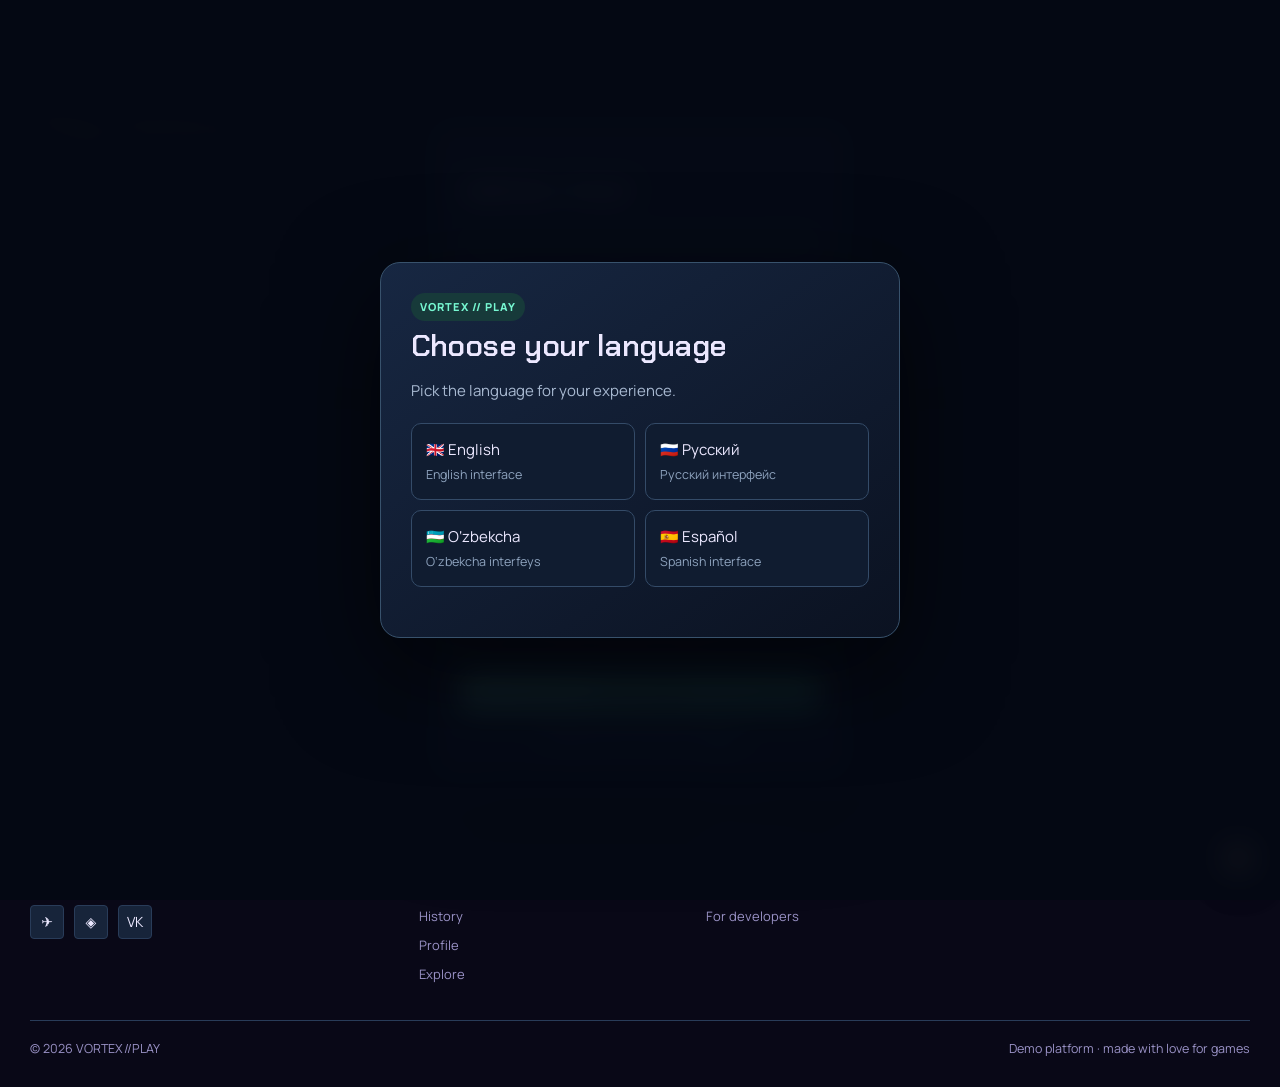
<file: history.html>
<!DOCTYPE html>
<html lang="en">
<head>
<meta charset="utf-8">
<meta name="description" content="VORTEX//PLAY history: every game session you played, scores, time and personal bests.">
<meta name="viewport" content="width=device-width, initial-scale=1">
<title>VORTEX//PLAY — history</title>
<link rel="preconnect" href="https://fonts.googleapis.com">
<link rel="preconnect" href="https://fonts.gstatic.com" crossorigin>
<link href="https://fonts.googleapis.com/css2?family=Chakra+Petch:wght@500;600;700&family=Manrope:wght@400;500;600;700&display=swap" rel="stylesheet">
<link rel="icon" href="data:image/svg+xml,%3Csvg xmlns='http://www.w3.org/2000/svg' viewBox='0 0 32 32'%3E%3Ctext y='26' font-size='26'%3E%F0%9F%8E%AE%3C/text%3E%3C/svg%3E">
<link rel="stylesheet" href="style.css">
<link rel="stylesheet" href="themes.css">
<script src="theme.js"></script>
<link rel="stylesheet" href="refresh.css">
</head>
<body data-page="history">

<header class="topbar">
  <div class="topbar__inner">
    <a class="logo" href="index.html">VORTEX<span>//</span>PLAY</a>
    <nav class="nav" id="main-nav">
      <a href="index.html">Home</a>
      <a href="news.html">News</a>
      <a href="library.html">Library</a>
      <a href="history.html" aria-current="page">History</a>
      <a href="profile.html">Profile</a>
      <a href="explore.html">Explore</a>
    </nav>
    <div class="session" data-session></div>
    <button class="burger" type="button" data-burger aria-expanded="false" aria-controls="main-nav" aria-label="Open menu"><span class="burger__lines"></span></button>
  </div>
</header>

<main class="shell">

  <div class="page-head page-head--row">
    <div>
      <h1>Play history</h1>
      <p>Every session you launch from the library is saved here, with score and time.</p>
    </div>
    <button type="button" class="btn btn--ghost" id="hist-clear">Clear history</button>
  </div>

  <section class="stats" id="hist-stats" aria-label="History summary"></section>

  <div class="hist">
    <div class="hist__bar">
      <div class="filters" id="hist-filters" role="group" aria-label="Filter by game"></div>
      <p class="hist__count" id="hist-count"></p>
    </div>
    <div id="hist-list"></div>
    <div class="hist__empty" id="hist-empty" hidden>
      <b>Nothing played yet</b>
      <p>Open the library, press Play on any installed game and your sessions will appear here.</p>
      <a class="btn btn--primary" href="library.html">Go to library</a>
    </div>
  </div>

  <section class="section" id="hist-best-section" aria-labelledby="best-title" hidden>
    <div class="section__head"><h2 id="best-title">Personal bests</h2><span class="section__note">Your top score in every game you played</span></div>
    <div class="grid" id="hist-best"></div>
  </section>

</main>

<footer class="footer">
  <div class="shell footer__top">
    <div class="footer__brand">
      <p class="logo">VORTEX<span>//</span>PLAY</p>
      <p class="footer__about">A game store with fair prices, a living library and a profile that remembers every achievement.</p>
      <div class="footer__social" aria-label="Social media">
        <a href="#" aria-label="Telegram">✈</a>
        <a href="#" aria-label="Discord">◈</a>
        <a href="#" aria-label="VK">VK</a>
      </div>
    </div>
    <nav class="footer__col" aria-label="Site sections">
      <h3>Platform</h3>
      <a href="index.html">Home</a>
      <a href="news.html">News</a>
      <a href="library.html">Library</a>
      <a href="history.html">History</a>
      <a href="profile.html">Profile</a>
      <a href="explore.html">Explore</a>
    </nav>
    <nav class="footer__col" aria-label="Support">
      <h3>Support</h3>
      <a href="#">Platform rules</a>
      <a href="#">Help &amp; requests</a>
      <a href="#">Refunds</a>
      <a href="#">For developers</a>
    </nav>
    <nav class="footer__col" aria-label="Company">
      <h3>Company</h3>
      <a href="#">About</a>
      <a href="#">Careers</a>
      <a href="#">Contacts</a>
    </nav>
  </div>
  <div class="shell footer__bottom">
    <span>© 2026 VORTEX//PLAY</span>
    <span>Demo platform · made with love for games</span>
  </div>
</footer>

<script src="app.js"></script>
<script src="refresh.js"></script>
<script src="features.js"></script>
</body>
</html>
</file>
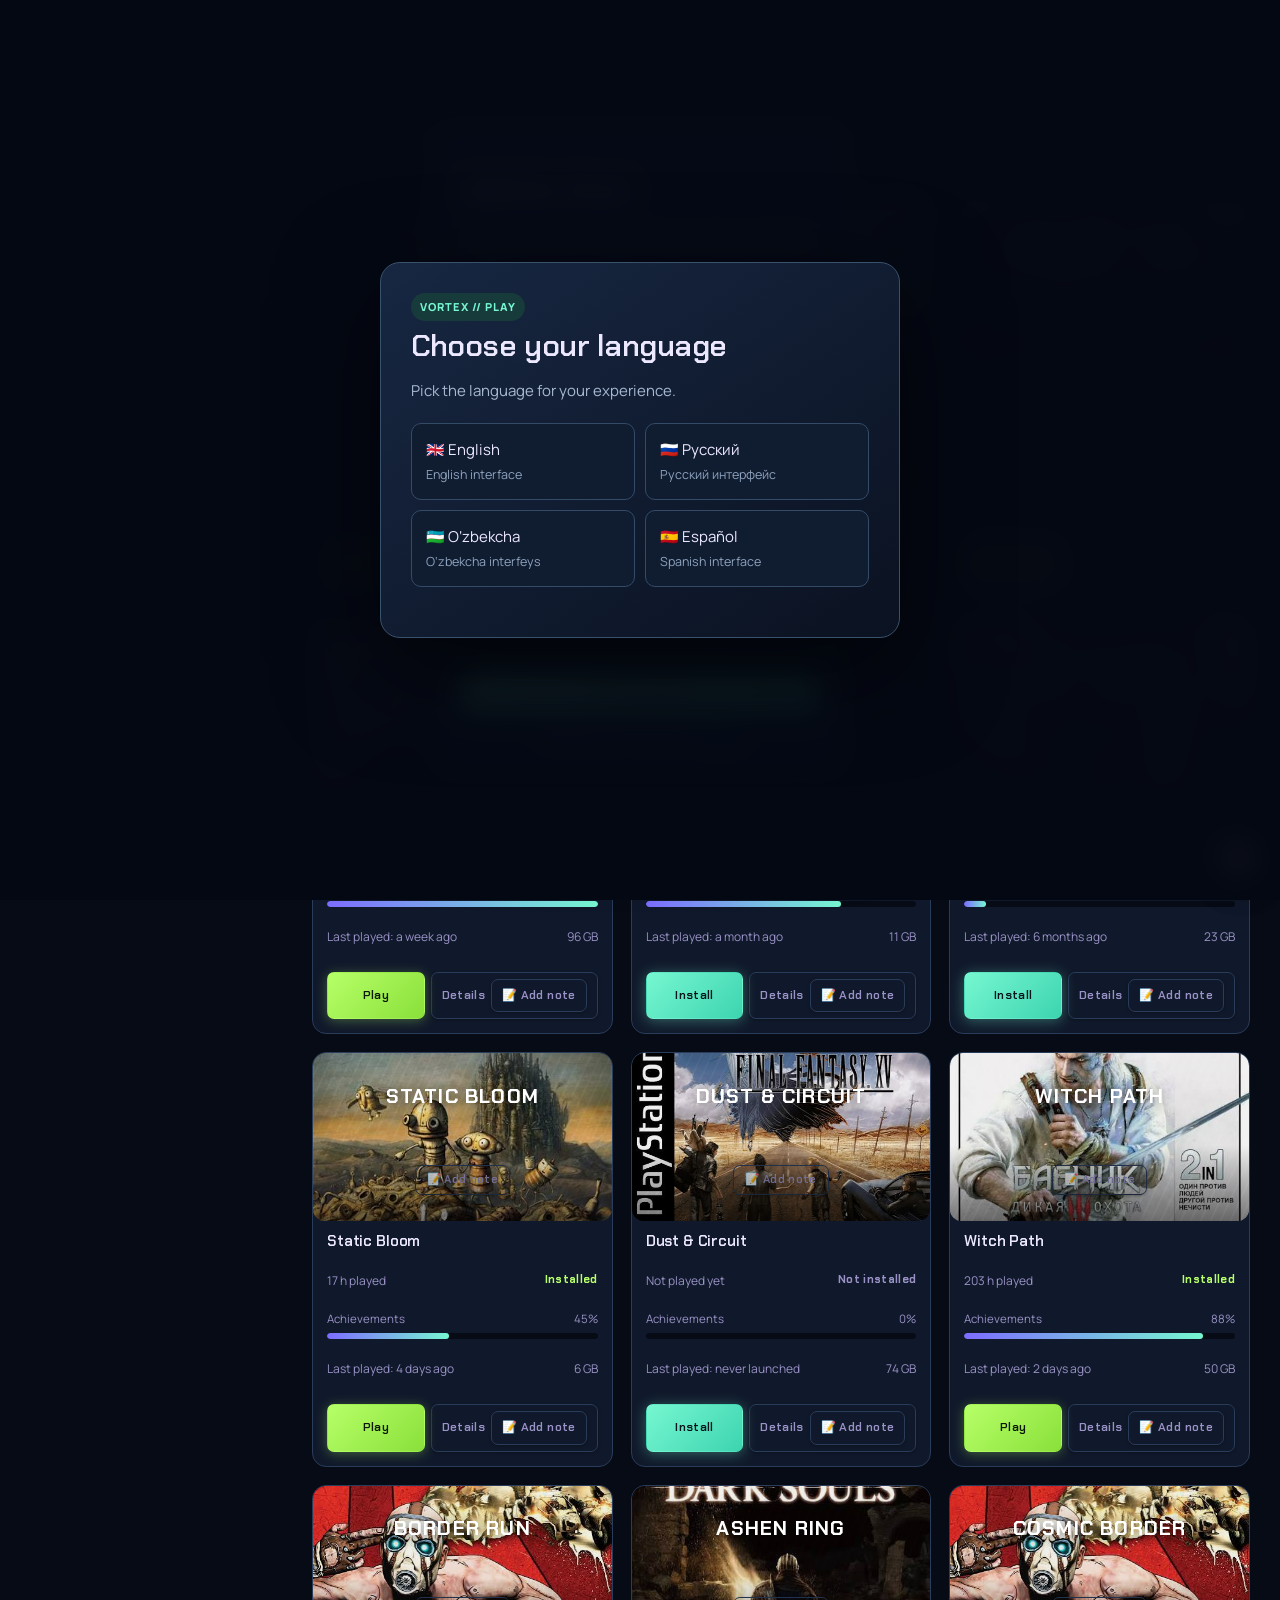
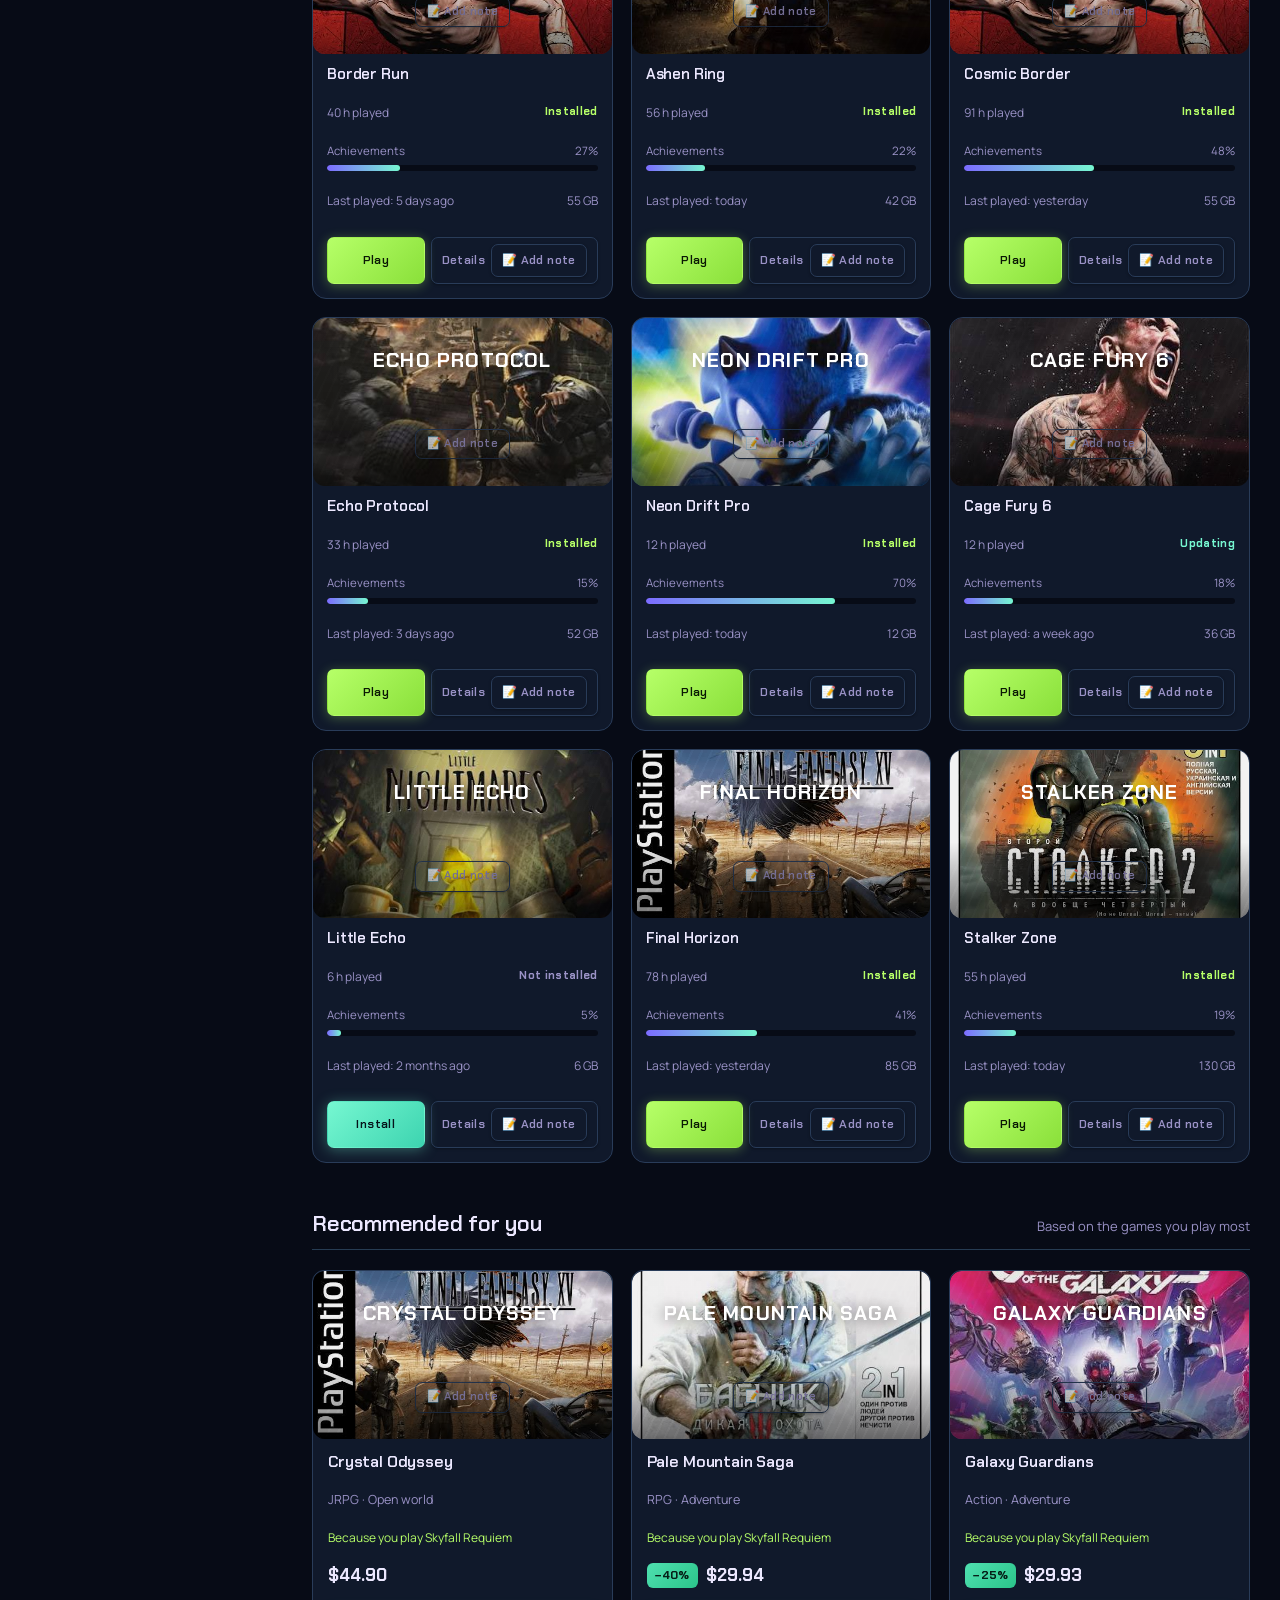
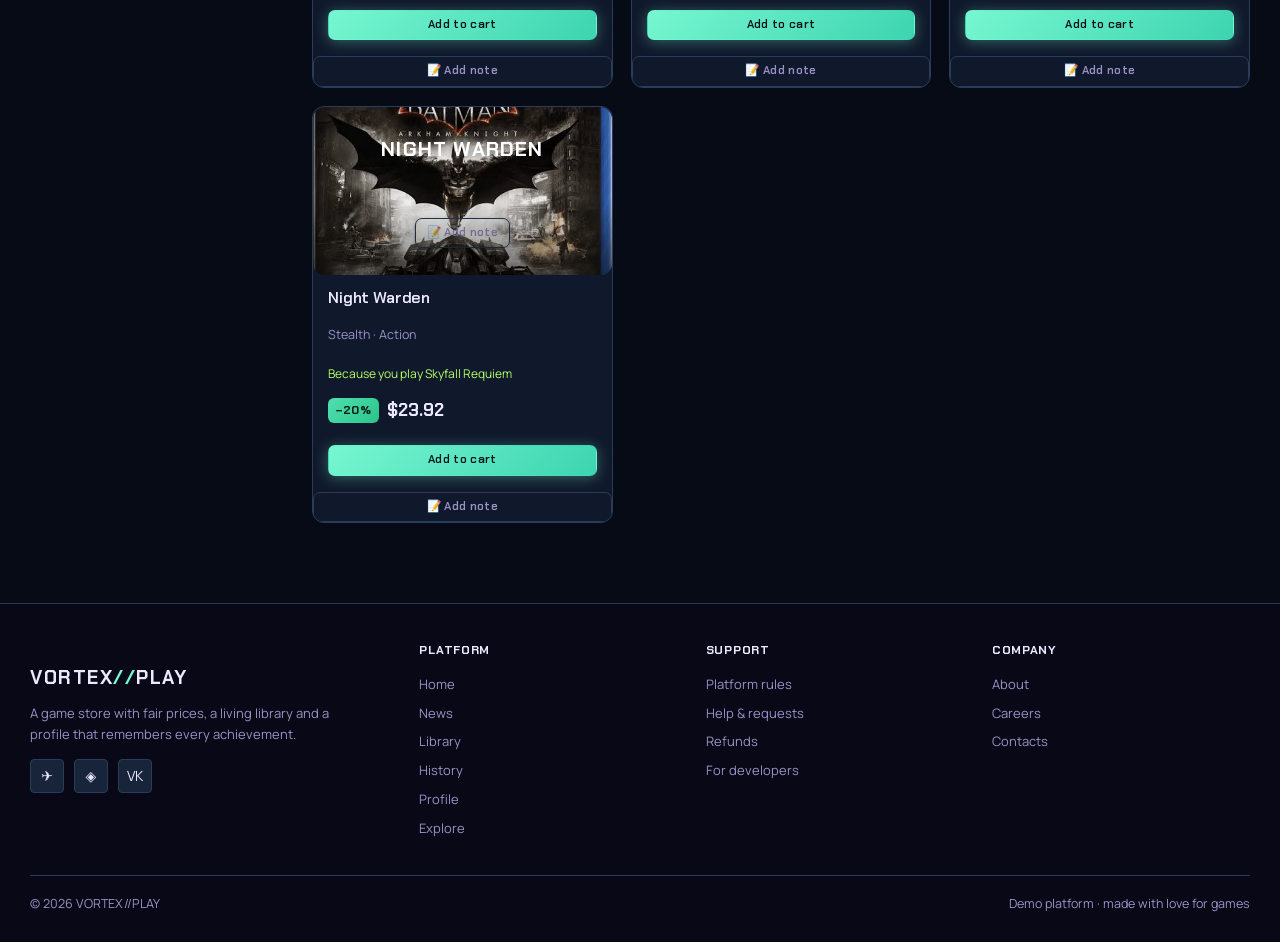
<file: library.html>
<!DOCTYPE html>
<html lang="en">
<head>
<meta charset="utf-8">
<meta name="description" content="VORTEX//PLAY library: your games, hours, achievements, disk space and play history.">
<meta name="viewport" content="width=device-width, initial-scale=1">
<title>VORTEX//PLAY — library</title>
<link rel="preconnect" href="https://fonts.googleapis.com">
<link rel="preconnect" href="https://fonts.gstatic.com" crossorigin>
<link href="https://fonts.googleapis.com/css2?family=Chakra+Petch:wght@500;600;700&family=Manrope:wght@400;500;600;700&display=swap" rel="stylesheet">
<link rel="icon" href="data:image/svg+xml,%3Csvg xmlns='http://www.w3.org/2000/svg' viewBox='0 0 32 32'%3E%3Ctext y='26' font-size='26'%3E%F0%9F%8E%AE%3C/text%3E%3C/svg%3E">
<link rel="stylesheet" href="style.css">
<link rel="stylesheet" href="themes.css">
<script src="theme.js"></script>
<link rel="stylesheet" href="refresh.css">
</head>
<body data-page="library">

<header class="topbar">
  <div class="topbar__inner">
    <a class="logo" href="index.html">VORTEX<span>//</span>PLAY</a>
    <nav class="nav" id="main-nav">
      <a href="index.html">Home</a>
      <a href="news.html">News</a>
      <a href="library.html" aria-current="page">Library</a>
      <a href="history.html">History</a>
      <a href="profile.html">Profile</a>
      <a href="explore.html">Explore</a>
    </nav>
    <div class="session" data-session></div>
    <button class="burger" type="button" data-burger aria-expanded="false" aria-controls="main-nav" aria-label="Open menu"><span class="burger__lines"></span></button>
  </div>
</header>

<main class="shell lib">

  <aside class="lib__side">
    <label class="visually-hidden" for="search">Search the library</label>
    <input id="search" type="search" placeholder="Find a game" autocomplete="off">

    <nav class="lib__filters" id="lib-filters" aria-label="Game status"></nav>

    <section class="lib__disk">
      <h2>Disk space</h2>
      <p class="lib__disk-value" id="disk-value">—</p>
      <div class="bar"><span class="bar__fill" id="disk-bar"></span></div>
      <p class="lib__disk-note">Used by games in this list</p>
    </section>

    <section class="lib__disk lib__history">
      <div class="lib__history-head">
        <h2>Play history</h2>
        <button type="button" class="lib__history-clear" id="history-clear">Clear</button>
      </div>
      <ul class="history" id="history"></ul>
    </section>
  </aside>

  <div class="lib__main">
    <div class="lib__head">
      <h1>Library</h1>
      <p id="lib-count">—</p>
    </div>
    <div class="lastplayed" id="lastplayed" hidden></div>
    <div class="lib__grid" id="lib-grid"></div>
    <p class="lib__empty" id="lib-empty" hidden>Nothing found. Change your search or pick “All games”.</p>

    <section class="section" id="recs-section" aria-labelledby="recs-title">
      <div class="section__head"><h2 id="recs-title">Recommended for you</h2><span class="section__note">Based on the games you play most</span></div>
      <div class="grid" id="recs"></div>
    </section>
  </div>

</main>

<footer class="footer">
  <div class="shell footer__top">
    <div class="footer__brand">
      <p class="logo">VORTEX<span>//</span>PLAY</p>
      <p class="footer__about">A game store with fair prices, a living library and a profile that remembers every achievement.</p>
      <div class="footer__social" aria-label="Social media">
        <a href="#" aria-label="Telegram">✈</a>
        <a href="#" aria-label="Discord">◈</a>
        <a href="#" aria-label="VK">VK</a>
      </div>
    </div>
    <nav class="footer__col" aria-label="Site sections">
      <h3>Platform</h3>
      <a href="index.html">Home</a>
      <a href="news.html">News</a>
      <a href="library.html">Library</a>
      <a href="history.html">History</a>
      <a href="profile.html">Profile</a>
      <a href="explore.html">Explore</a>
    </nav>
    <nav class="footer__col" aria-label="Support">
      <h3>Support</h3>
      <a href="#">Platform rules</a>
      <a href="#">Help &amp; requests</a>
      <a href="#">Refunds</a>
      <a href="#">For developers</a>
    </nav>
    <nav class="footer__col" aria-label="Company">
      <h3>Company</h3>
      <a href="#">About</a>
      <a href="#">Careers</a>
      <a href="#">Contacts</a>
    </nav>
  </div>
  <div class="shell footer__bottom">
    <span>© 2026 VORTEX//PLAY</span>
    <span>Demo platform · made with love for games</span>
  </div>
</footer>

<script src="app.js"></script>
<script src="refresh.js"></script>
<script src="features.js"></script>
</body>
</html>
</file>
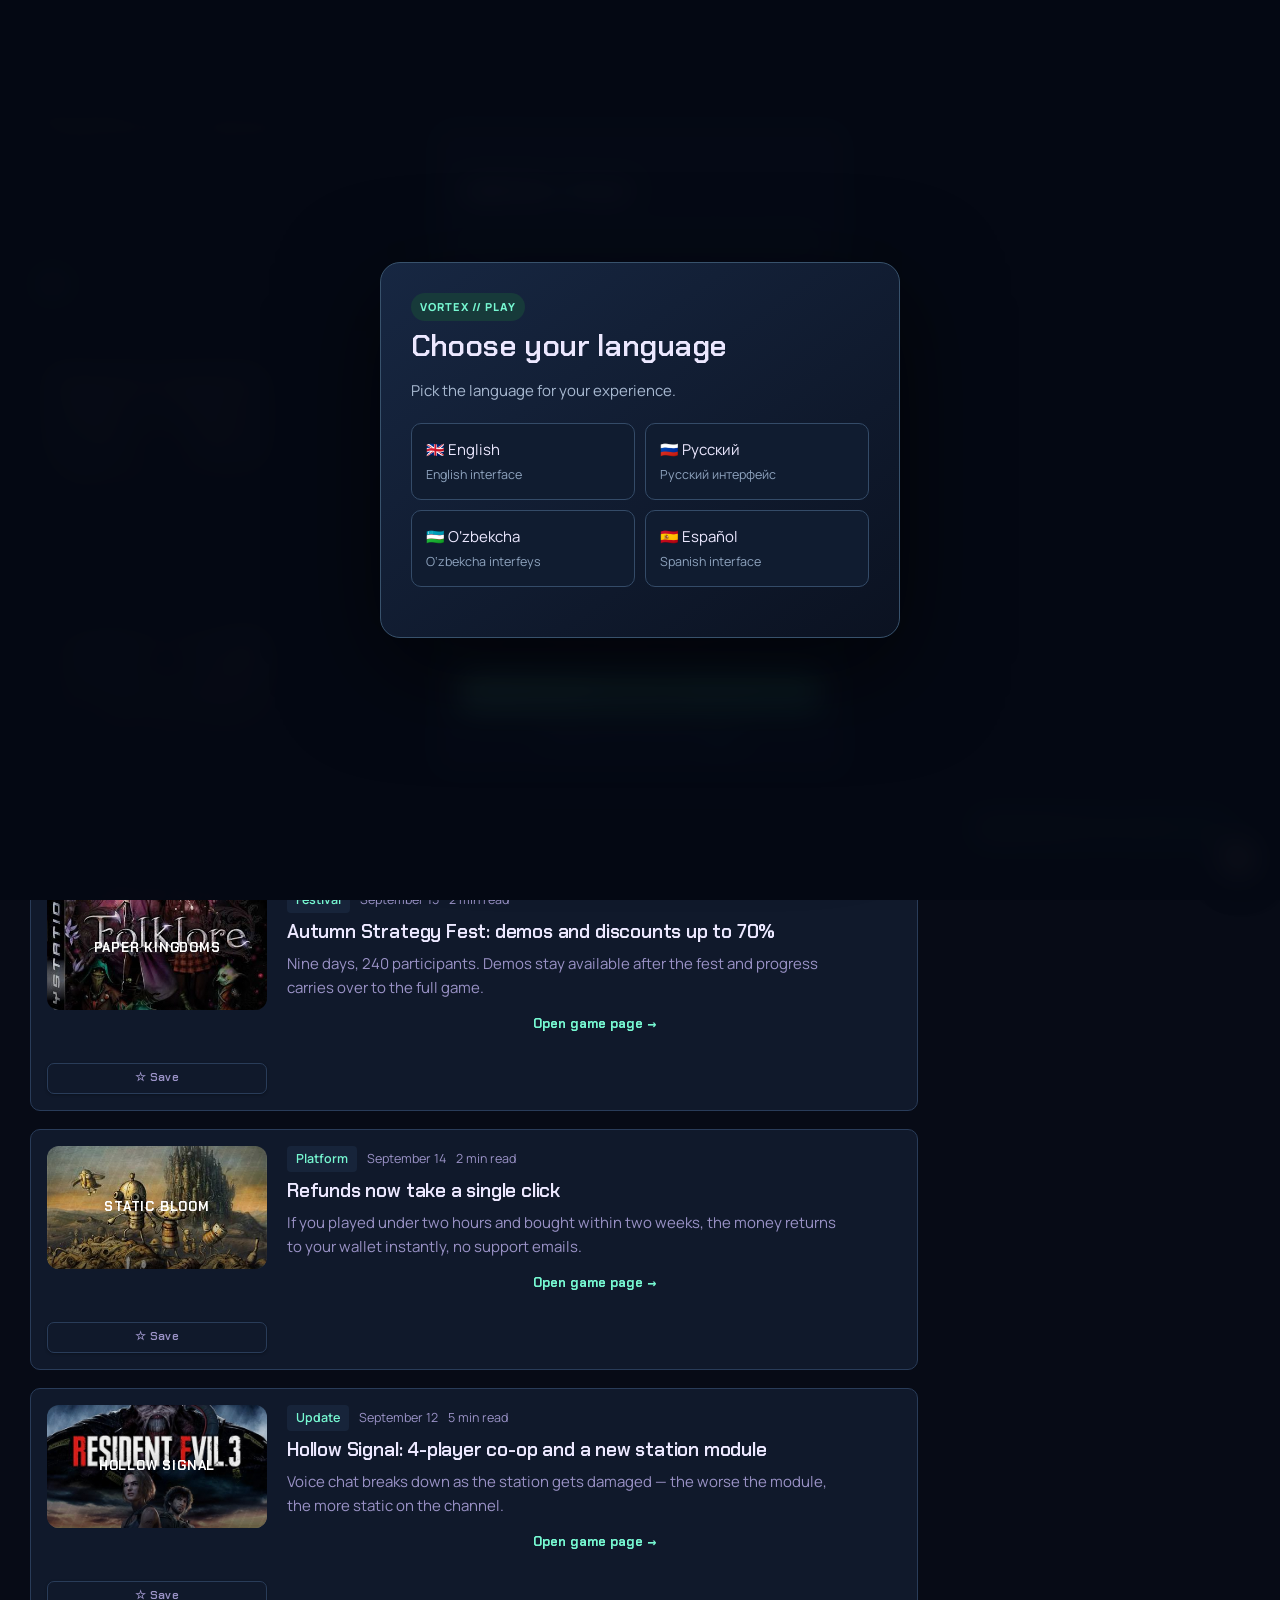
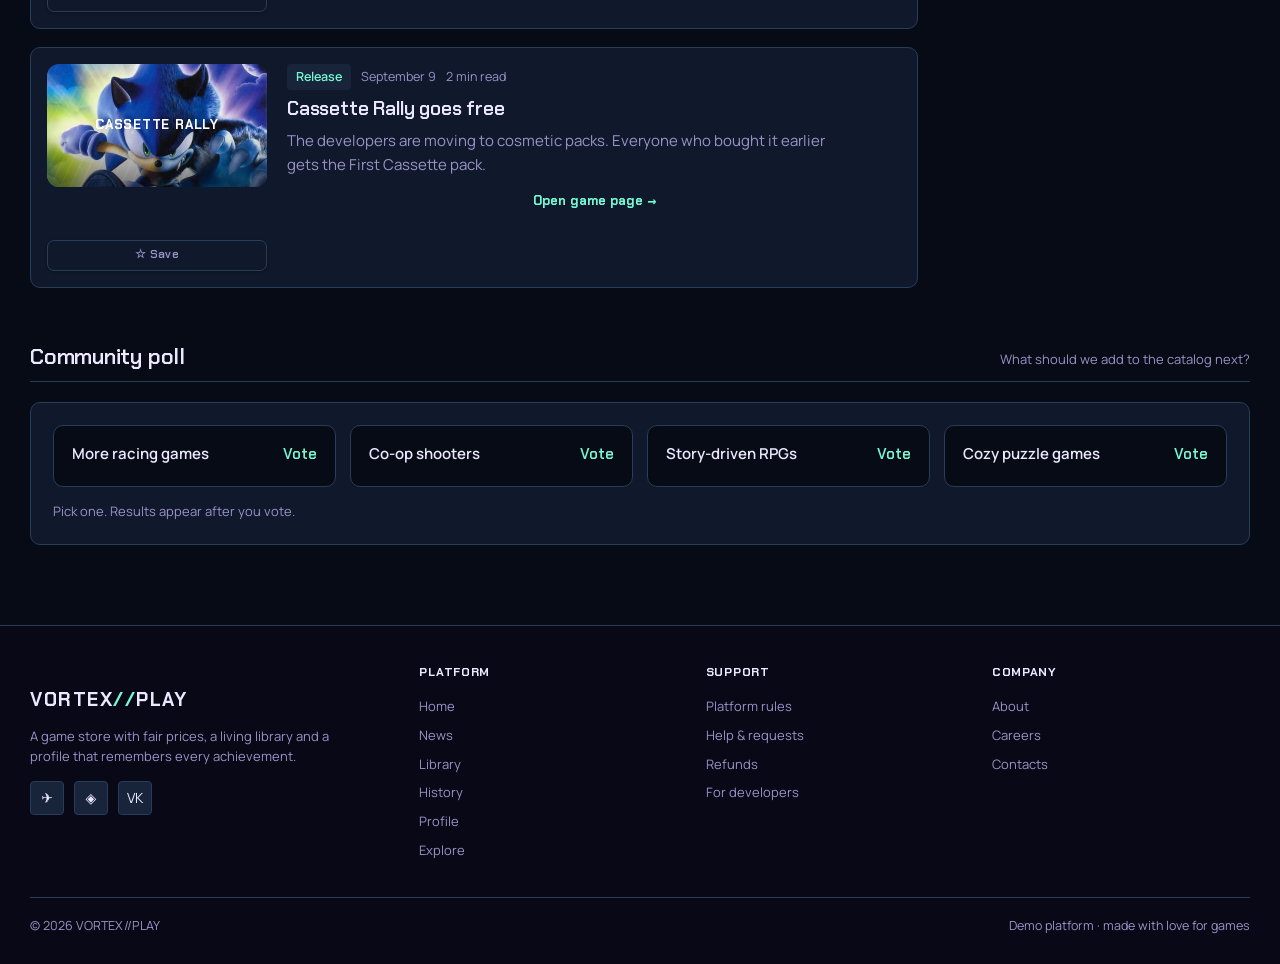
<file: news.html>
<!DOCTYPE html>
<html lang="en">
<head>
<meta charset="utf-8">
<meta name="description" content="VORTEX//PLAY news: patches, releases and festivals.">
<meta name="viewport" content="width=device-width, initial-scale=1">
<title>VORTEX//PLAY — news</title>
<link rel="preconnect" href="https://fonts.googleapis.com">
<link rel="preconnect" href="https://fonts.gstatic.com" crossorigin>
<link href="https://fonts.googleapis.com/css2?family=Chakra+Petch:wght@500;600;700&family=Manrope:wght@400;500;600;700&display=swap" rel="stylesheet">
<link rel="icon" href="data:image/svg+xml,%3Csvg xmlns='http://www.w3.org/2000/svg' viewBox='0 0 32 32'%3E%3Ctext y='26' font-size='26'%3E%F0%9F%8E%AE%3C/text%3E%3C/svg%3E">
<link rel="stylesheet" href="style.css">
<link rel="stylesheet" href="themes.css">
<script src="theme.js"></script>
<link rel="stylesheet" href="refresh.css">
</head>
<body data-page="news">

<header class="topbar">
  <div class="topbar__inner">
    <a class="logo" href="index.html">VORTEX<span>//</span>PLAY</a>
    <nav class="nav" id="main-nav">
      <a href="index.html">Home</a>
      <a href="news.html" aria-current="page">News</a>
      <a href="library.html">Library</a>
      <a href="history.html">History</a>
      <a href="profile.html">Profile</a>
      <a href="explore.html">Explore</a>
    </nav>
    <div class="session" data-session></div>
    <button class="burger" type="button" data-burger aria-expanded="false" aria-controls="main-nav" aria-label="Open menu"><span class="burger__lines"></span></button>
  </div>
</header>

<main class="shell">

  <div class="page-head">
    <h1>Platform news</h1>
    <p>Patches, releases and festivals — updated every day.</p>
  </div>

  <div class="filters" id="filters" role="group" aria-label="Filter by topic"></div>

  <div class="news-layout">
    <div>
      <div class="feed" id="feed"></div>
      <p class="feed__empty" id="feed-empty" hidden>Nothing here yet. Pick “All” or check back tomorrow.</p>
    </div>

    <aside class="rail">
      <section class="rail__box">
        <h2>Upcoming dates</h2>
        <ol class="dates" id="dates"></ol>
      </section>
      <section class="rail__box">
        <h2>Digest subscription</h2>
        <p class="rail__text">One email a week: only releases from your wishlist.</p>
        <form class="rail__form" id="digest">
          <label class="visually-hidden" for="digest-mail">Email</label>
          <input id="digest-mail" type="email" placeholder="you@mail.com" required>
          <button class="btn btn--primary btn--block" type="submit">Subscribe</button>
          <span class="rail__status" id="digest-status" role="status"></span>
        </form>
      </section>
    </aside>
  </div>

  <section class="section" id="poll" aria-labelledby="poll-title">
    <div class="section__head"><h2 id="poll-title">Community poll</h2><span class="section__note">What should we add to the catalog next?</span></div>
    <div class="poll">
      <div class="poll__options" id="poll-options"></div>
      <p class="poll__note" id="poll-note" role="status"></p>
    </div>
  </section>

</main>

<footer class="footer">
  <div class="shell footer__top">
    <div class="footer__brand">
      <p class="logo">VORTEX<span>//</span>PLAY</p>
      <p class="footer__about">A game store with fair prices, a living library and a profile that remembers every achievement.</p>
      <div class="footer__social" aria-label="Social media">
        <a href="#" aria-label="Telegram">✈</a>
        <a href="#" aria-label="Discord">◈</a>
        <a href="#" aria-label="VK">VK</a>
      </div>
    </div>
    <nav class="footer__col" aria-label="Site sections">
      <h3>Platform</h3>
      <a href="index.html">Home</a>
      <a href="news.html">News</a>
      <a href="library.html">Library</a>
      <a href="history.html">History</a>
      <a href="profile.html">Profile</a>
      <a href="explore.html">Explore</a>
    </nav>
    <nav class="footer__col" aria-label="Support">
      <h3>Support</h3>
      <a href="#">Platform rules</a>
      <a href="#">Help &amp; requests</a>
      <a href="#">Refunds</a>
      <a href="#">For developers</a>
    </nav>
    <nav class="footer__col" aria-label="Company">
      <h3>Company</h3>
      <a href="#">About</a>
      <a href="#">Careers</a>
      <a href="#">Contacts</a>
    </nav>
  </div>
  <div class="shell footer__bottom">
    <span>© 2026 VORTEX//PLAY</span>
    <span>Demo platform · made with love for games</span>
  </div>
</footer>

<script src="app.js"></script>
<script src="refresh.js"></script>
<script src="features.js"></script>
</body>
</html>
</file>
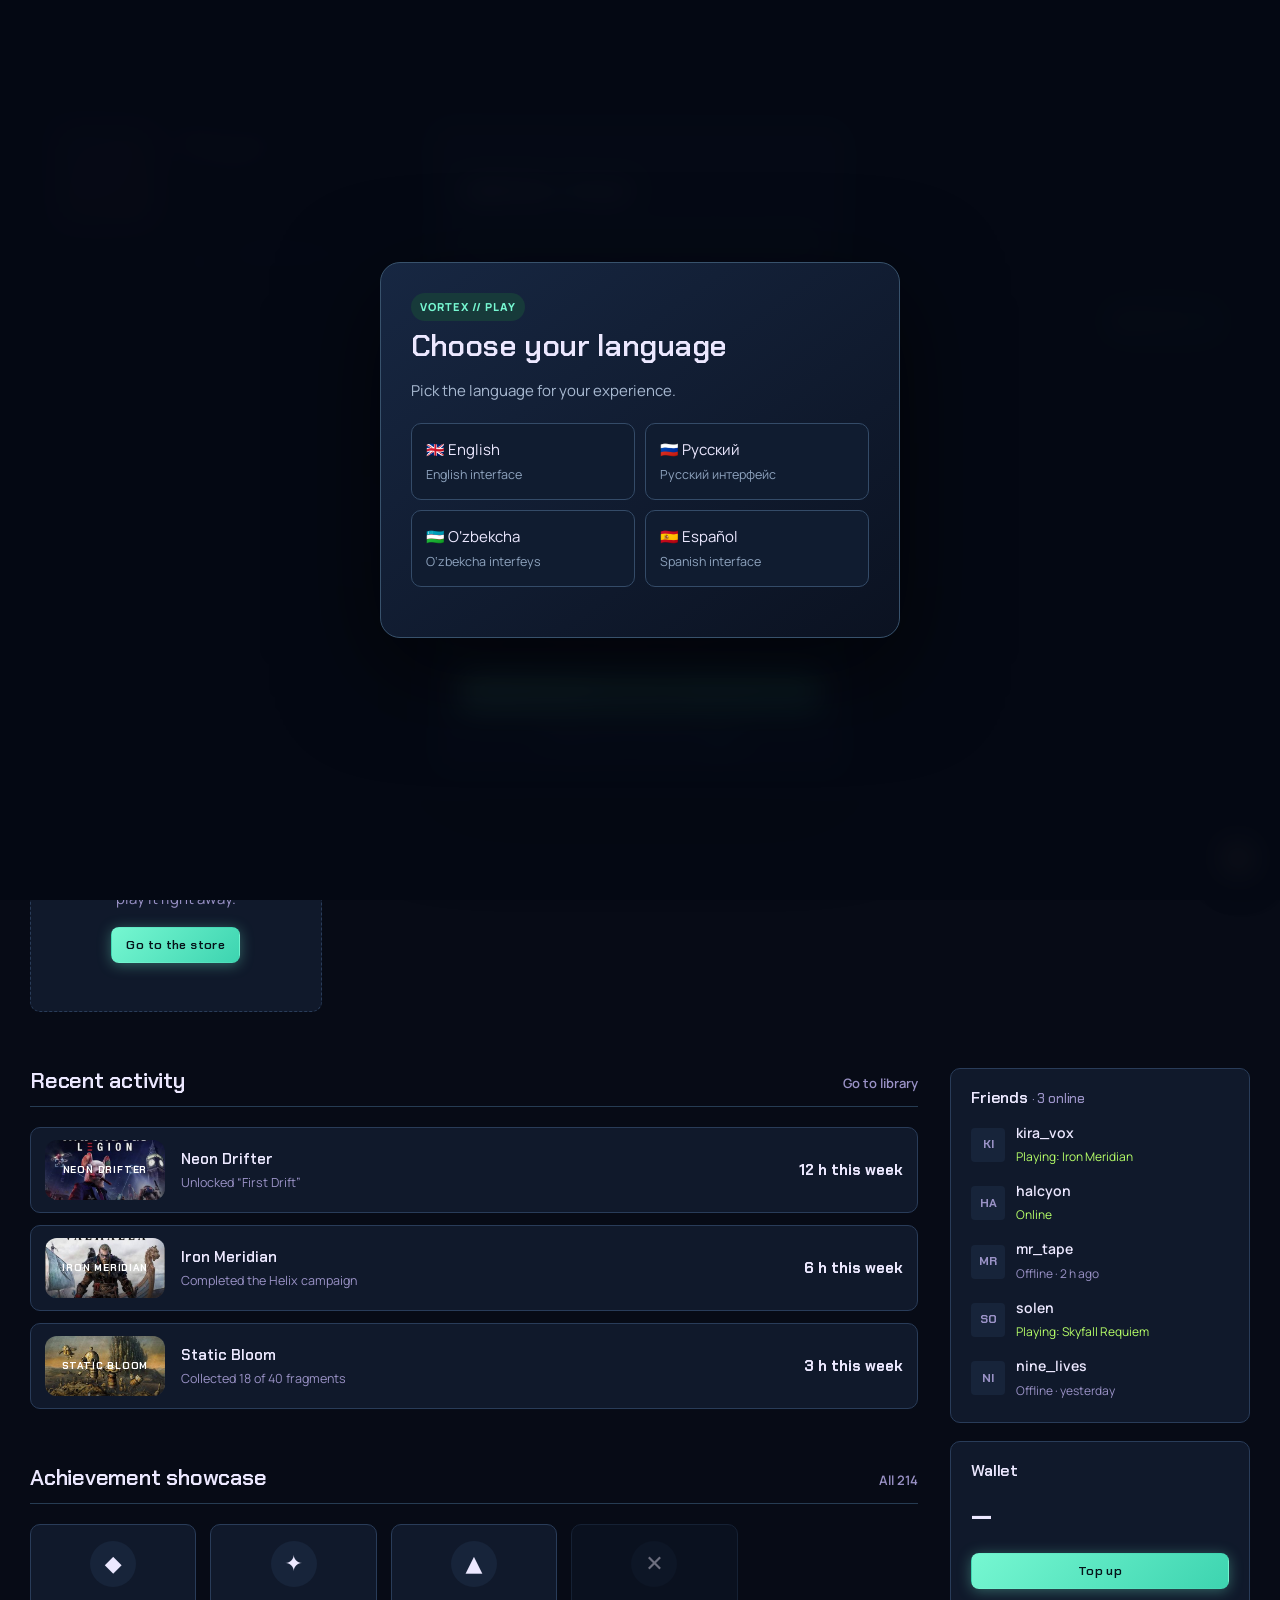
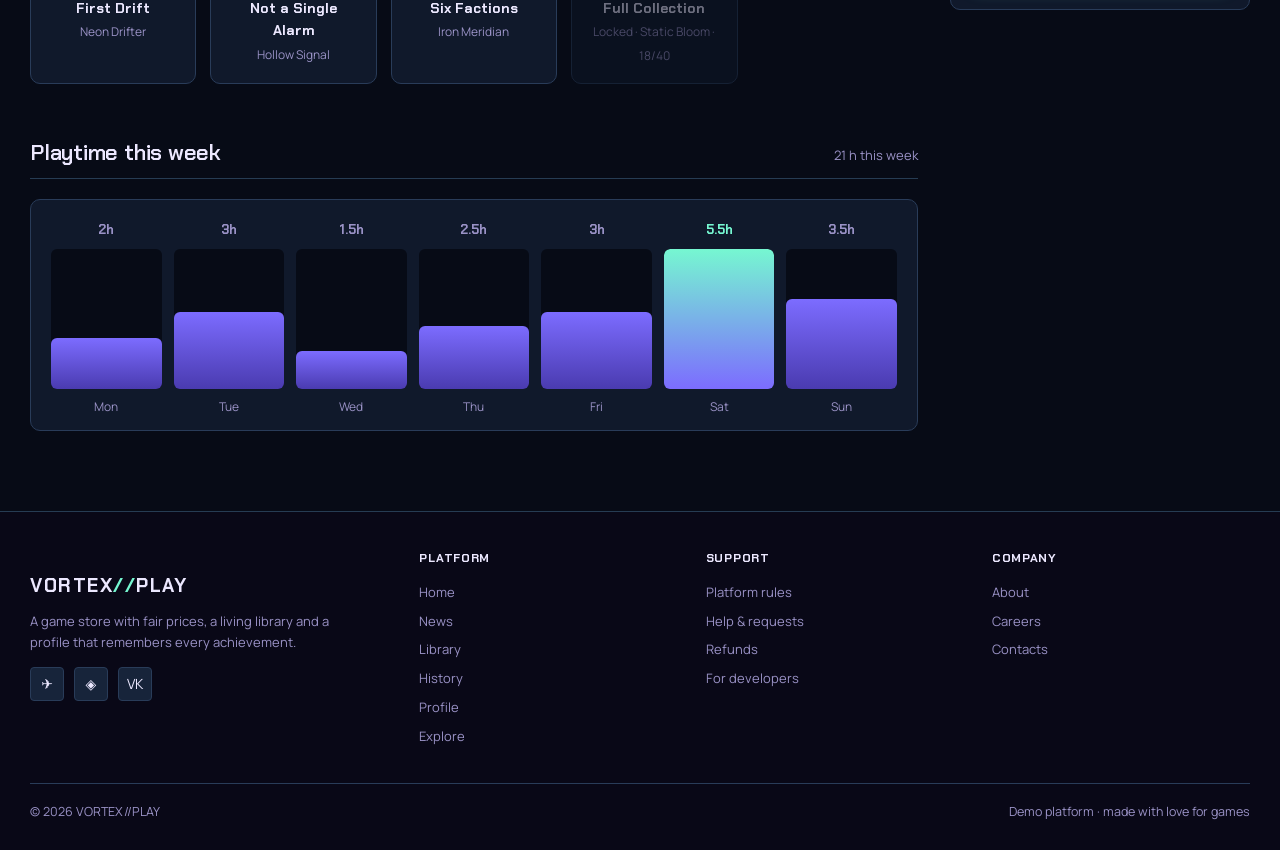
<file: profile.html>
<!DOCTYPE html>
<html lang="en">
<head>
<meta charset="utf-8">
<meta name="description" content="VORTEX//PLAY profile: level, achievements, activity and friends.">
<meta name="viewport" content="width=device-width, initial-scale=1">
<title>VORTEX//PLAY — profile</title>
<link rel="preconnect" href="https://fonts.googleapis.com">
<link rel="preconnect" href="https://fonts.gstatic.com" crossorigin>
<link href="https://fonts.googleapis.com/css2?family=Chakra+Petch:wght@500;600;700&family=Manrope:wght@400;500;600;700&display=swap" rel="stylesheet">
<link rel="icon" href="data:image/svg+xml,%3Csvg xmlns='http://www.w3.org/2000/svg' viewBox='0 0 32 32'%3E%3Ctext y='26' font-size='26'%3E%F0%9F%8E%AE%3C/text%3E%3C/svg%3E">
<link rel="stylesheet" href="style.css">
<link rel="stylesheet" href="themes.css">
<script src="theme.js"></script>
<link rel="stylesheet" href="refresh.css">
</head>
<body data-page="profile">

<header class="topbar">
  <div class="topbar__inner">
    <a class="logo" href="index.html">VORTEX<span>//</span>PLAY</a>
    <nav class="nav" id="main-nav">
      <a href="index.html">Home</a>
      <a href="news.html">News</a>
      <a href="library.html">Library</a>
      <a href="history.html">History</a>
      <a href="profile.html" aria-current="page">Profile</a>
      <a href="explore.html">Explore</a>
    </nav>
    <div class="session" data-session></div>
    <button class="burger" type="button" data-burger aria-expanded="false" aria-controls="main-nav" aria-label="Open menu"><span class="burger__lines"></span></button>
  </div>
</header>

<main class="shell">

  <section class="card-me">
    <div class="card-me__avatar" id="me-avatar">V</div>
    <div class="card-me__info">
      <h1 id="me-nick">Player</h1>
      <p class="card-me__mail" id="me-mail">—</p>
      <p class="card-me__mail" id="me-phone"></p>
      <p class="card-me__status" id="me-status">Last played: —</p>
      <div class="level">
        <span class="level__badge" id="me-level">24</span>
        <div class="level__bar">
          <div class="level__track"><span id="me-xp"></span></div>
          <p>1,340 / 2,000 XP to level 25</p>
        </div>
      </div>
    </div>
    <div class="card-me__actions">
      <button class="btn btn--ghost" type="button" id="edit-status">Edit status</button>
      <button class="btn btn--ghost" type="button" data-logout>Log out</button>
    </div>
  </section>

  <section class="stats" id="stats" aria-label="Statistics"></section>

  <section class="section" id="owned-section" aria-labelledby="owned-title">
    <div class="section__head"><h2 id="owned-title">My purchased games</h2><span class="section__note" id="owned-count"></span></div>
    <div class="grid" id="owned"></div>
  </section>

  <div class="profile-layout">
    <div>
      <section class="section">
        <div class="section__head"><h2>Recent activity</h2><a href="library.html">Go to library</a></div>
        <ul class="activity" id="activity"></ul>
      </section>

      <section class="section">
        <div class="section__head"><h2>Achievement showcase</h2><a href="#">All 214</a></div>
        <div class="awards" id="awards"></div>
      </section>

      <section class="section" id="week-section" aria-labelledby="week-title">
        <div class="section__head"><h2 id="week-title">Playtime this week</h2><span class="section__note" id="week-total"></span></div>
        <div class="week" id="week" role="img" aria-label="Hours played per day over the last seven days"></div>
      </section>
    </div>

    <aside class="side">
      <section class="side__box">
        <h2>Friends <span id="friends-online"></span></h2>
        <ul class="friends" id="friends"></ul>
      </section>
      <section class="side__box">
        <h2>Wallet</h2>
        <p class="wallet" id="wallet">—</p>
        <button class="btn btn--primary btn--block" type="button" data-topup>Top up</button>
      </section>
    </aside>
  </div>

</main>

<footer class="footer">
  <div class="shell footer__top">
    <div class="footer__brand">
      <p class="logo">VORTEX<span>//</span>PLAY</p>
      <p class="footer__about">A game store with fair prices, a living library and a profile that remembers every achievement.</p>
      <div class="footer__social" aria-label="Social media">
        <a href="#" aria-label="Telegram">✈</a>
        <a href="#" aria-label="Discord">◈</a>
        <a href="#" aria-label="VK">VK</a>
      </div>
    </div>
    <nav class="footer__col" aria-label="Site sections">
      <h3>Platform</h3>
      <a href="index.html">Home</a>
      <a href="news.html">News</a>
      <a href="library.html">Library</a>
      <a href="history.html">History</a>
      <a href="profile.html">Profile</a>
      <a href="explore.html">Explore</a>
    </nav>
    <nav class="footer__col" aria-label="Support">
      <h3>Support</h3>
      <a href="#">Platform rules</a>
      <a href="#">Help &amp; requests</a>
      <a href="#">Refunds</a>
      <a href="#">For developers</a>
    </nav>
    <nav class="footer__col" aria-label="Company">
      <h3>Company</h3>
      <a href="#">About</a>
      <a href="#">Careers</a>
      <a href="#">Contacts</a>
    </nav>
  </div>
  <div class="shell footer__bottom">
    <span>© 2026 VORTEX//PLAY</span>
    <span>Demo platform · made with love for games</span>
  </div>
</footer>

<script src="app.js"></script>
<script src="refresh.js"></script>
<script src="features.js"></script>
</body>
</html>
</file>
<file: style.css>
:root {
  --void: #0a0818;
  --panel: #14102b;
  --panel-2: #1c1740;
  --line: #2e2760;
  --text: #ece8ff;
  --muted: #9a92c6;
  --amber: #ffc247;
  --violet: #7b5cff;
  --mint: #4fe0b0;
  --danger: #ff4d6d;

  --radius-s: 4px;
  --radius-m: 10px;
  --shell: 1220px;
  --nav-h: 64px;

  --font-display: "Chakra Petch", "Segoe UI", sans-serif;
  --font-body: "Manrope", system-ui, sans-serif;
}

* { box-sizing: border-box; }

html { scroll-behavior: smooth; }

body {
  margin: 0;
  min-height: 100vh;
  background: var(--void);
  background-image:
    radial-gradient(900px 500px at 12% -10%, rgba(123, 92, 255, .22), transparent 60%),
    radial-gradient(700px 400px at 95% 0%, rgba(255, 194, 71, .10), transparent 55%);
  background-attachment: fixed;
  color: var(--text);
  font-family: var(--font-body);
  font-size: 15px;
  line-height: 1.6;
  -webkit-font-smoothing: antialiased;
}

body.is-locked { overflow: hidden; }

h1, h2, h3, h4 {
  font-family: var(--font-display);
  font-weight: 600;
  letter-spacing: -0.01em;
  line-height: 1.15;
  margin: 0;
}

a { color: inherit; text-decoration: none; }

img { max-width: 100%; display: block; }

button, input, select, textarea { font: inherit; color: inherit; }

:focus-visible {
  outline: 2px solid var(--amber);
  outline-offset: 3px;
  border-radius: 2px;
}

.shell {
  width: min(100% - 40px, var(--shell));
  margin-inline: auto;
}



.topbar {
  position: sticky;
  top: 0;
  z-index: 40;
  height: var(--nav-h);
  display: flex;
  align-items: center;
  background: rgba(10, 8, 24, .82);
  backdrop-filter: blur(14px);
  border-bottom: 1px solid var(--line);
}

.topbar__inner {
  display: flex;
  align-items: center;
  gap: 28px;
  width: min(100% - 40px, var(--shell));
  margin-inline: auto;
}

.logo {
  font-family: var(--font-display);
  font-size: 19px;
  font-weight: 700;
  letter-spacing: .04em;
  white-space: nowrap;
}

.logo span { color: var(--amber); }

.nav {
  display: flex;
  gap: 4px;
  margin-right: auto;
  overflow-x: auto;
  scrollbar-width: none;
}

.nav::-webkit-scrollbar { display: none; }

.nav a {
  position: relative;
  padding: 8px 14px;
  border-radius: var(--radius-s);
  color: var(--muted);
  font-size: 14px;
  font-weight: 600;
  white-space: nowrap;
  transition: color .15s, background .15s;
}

.nav a:hover { color: var(--text); background: var(--panel-2); }

.nav a[aria-current="page"] { color: var(--text); }

.nav a[aria-current="page"]::after {
  content: "";
  position: absolute;
  left: 14px;
  right: 14px;
  bottom: -1px;
  height: 2px;
  background: var(--amber);
}

.session {
  display: flex;
  align-items: center;
  gap: 10px;
  font-size: 13px;
  color: var(--muted);
}

.session__avatar {
  width: 32px;
  height: 32px;
  border-radius: var(--radius-s);
  display: grid;
  place-items: center;
  background: linear-gradient(140deg, var(--violet), #ff6a9c);
  font-family: var(--font-display);
  font-weight: 700;
  color: #fff;
}

.session__name { color: var(--text); font-weight: 600; }

.session__wallet { color: var(--mint); font-weight: 600; }



.btn {
  display: inline-flex;
  align-items: center;
  justify-content: center;
  gap: 6px;
  padding: 8px 16px;
  border: 1px solid transparent;
  border-radius: 8px;
  background: var(--panel-2);
  font-family: var(--font-display);
  font-size: 13px;
  font-weight: 600;
  letter-spacing: .03em;
  cursor: pointer;
  transition: background .18s, border-color .18s, transform .12s, box-shadow .18s, color .15s;
  box-shadow: 0 1px 2px rgba(0,0,0,.25);
}

.btn:hover {
  background: #2a2460;
  transform: translateY(-1px);
  box-shadow: 0 4px 14px rgba(0,0,0,.35);
}
.btn:active { transform: translateY(0); box-shadow: 0 1px 2px rgba(0,0,0,.25); }

.btn--primary {
  background: linear-gradient(135deg, #ffc247 0%, #ff9f1a 100%);
  color: #1a1200;
  border-color: transparent;
  box-shadow: 0 2px 12px rgba(255, 194, 71, .35);
}
.btn--primary:hover {
  background: linear-gradient(135deg, #ffd071 0%, #ffb340 100%);
  box-shadow: 0 4px 18px rgba(255, 194, 71, .5);
  transform: translateY(-1px);
}

.btn--play {
  background: linear-gradient(135deg, #4fe0b0 0%, #2bc48a 100%);
  color: #062018;
  box-shadow: 0 2px 12px rgba(79, 224, 176, .3);
}
.btn--play:hover {
  background: linear-gradient(135deg, #6cecc2 0%, #3dd4a0 100%);
  box-shadow: 0 4px 18px rgba(79, 224, 176, .45);
}

.btn--ghost {
  background: transparent;
  border-color: var(--line);
  color: var(--muted);
  box-shadow: none;
}
.btn--ghost:hover {
  background: var(--panel-2);
  color: var(--text);
  border-color: var(--violet);
  box-shadow: 0 2px 10px rgba(123, 92, 255, .2);
}

.btn--block { width: 100%; }
.btn--small { padding: 6px 12px; font-size: 12px; border-radius: 7px; }



.section { margin-top: 56px; }

.section__head {
  display: flex;
  align-items: baseline;
  justify-content: space-between;
  gap: 16px;
  padding-bottom: 12px;
  margin-bottom: 20px;
  border-bottom: 1px solid var(--line);
}

.section__head h2 { font-size: 22px; }

.section__head a { font-size: 13px; color: var(--muted); font-weight: 600; }
.section__head a:hover { color: var(--amber); }



.cover {
  position: relative;
  aspect-ratio: 16 / 9;
  border-radius: 10px;
  overflow: hidden;
  display: grid;
  place-items: center;
  background: var(--panel-2);
}

.cover::before {
  content: "";
  position: absolute;
  inset: 0;
  background: linear-gradient(0deg, rgba(0,0,0,.55), rgba(0,0,0,.05) 45%);
  z-index: 0;
}

.cover::after {
  content: "";
  position: absolute;
  inset: 0;
  background: repeating-linear-gradient(115deg, rgba(255, 255, 255, .05) 0 2px, transparent 2px 9px);
  mix-blend-mode: overlay;
}

.cover[data-game] {
  cursor: pointer;
  transition: filter .15s, transform .1s;
}

.cover[data-game]:hover { filter: brightness(1.12); }
.cover[data-game]:active { transform: scale(.99); }
.cover[data-game]:focus-visible { outline: 2px solid var(--amber); outline-offset: 2px; }

.cover__title {
  position: relative;
  z-index: 1;
  padding: 0 14px;
  font-family: var(--font-display);
  font-size: clamp(14px, 2.2vw, 20px);
  font-weight: 700;
  letter-spacing: .06em;
  text-align: center;
  text-transform: uppercase;
  color: #fff;
  text-shadow: 0 2px 14px rgba(0, 0, 0, .6);
}



.cover {
  background-color: #1b1638;
  background-size: cover;
  background-position: center;
  background-repeat: no-repeat;
}

.cover__hint {
  position: absolute;
  z-index: 2;
  right: 8px;
  bottom: 8px;
  padding: 3px 9px;
  border-radius: 999px;
  background: rgba(10, 8, 24, .72);
  border: 1px solid rgba(236, 232, 255, .22);
  font-size: 11px;
  color: var(--text);
  opacity: 0;
  transform: translateY(4px);
  transition: opacity .16s, transform .16s;
}

.cover[data-game]:hover .cover__hint,
.cover[data-game]:focus-visible .cover__hint { opacity: 1; transform: none; }



.about-site__card {
  display: flex;
  flex-wrap: wrap;
  gap: 28px;
  justify-content: space-between;
  align-items: flex-start;
  padding: 30px 32px;
  border: 1px solid var(--line);
  border-radius: var(--radius-m);
  background: var(--panel);
  background-image: radial-gradient(500px 260px at 100% 0%, rgba(123, 92, 255, .16), transparent 60%);
}

.about-site__text-block { flex: 1 1 360px; }
.about-site__text-block h2 { margin: 6px 0 12px; font-size: clamp(20px, 3vw, 26px); }

.about-site__text {
  margin: 0;
  max-width: 62ch;
  color: var(--muted);
  font-size: 14px;
}

.about-site__stats {
  display: flex;
  flex-wrap: wrap;
  gap: 24px;
  margin: 4px 0 0;
  padding: 0;
  list-style: none;
}

.about-site__stats li {
  display: flex;
  flex-direction: column;
  min-width: 140px;
}

.about-site__stats b { font-family: var(--font-display); font-size: 28px; line-height: 1.1; }
.about-site__stats span { font-size: 12px; color: var(--muted); }



.footer {
  margin-top: 80px;
  padding-top: 40px;
  border-top: 1px solid var(--line);
  background: rgba(10, 8, 24, .6);
}

.footer__top {
  display: grid;
  grid-template-columns: 1.4fr 1fr 1fr 1fr;
  gap: 28px;
  padding-bottom: 32px;
}

.footer__brand .logo { margin-bottom: 10px; }

.footer__about {
  max-width: 320px;
  margin: 0 0 14px;
  color: var(--muted);
  font-size: 13px;
}

.footer__social { display: flex; gap: 10px; }

.footer__social a {
  width: 34px;
  height: 34px;
  display: grid;
  place-items: center;
  border: 1px solid var(--line);
  border-radius: var(--radius-s);
  background: var(--panel-2);
  font-size: 14px;
  transition: border-color .15s, transform .15s;
}

.footer__social a:hover { border-color: var(--amber); transform: translateY(-2px); }

.footer__col h3 {
  margin: 0 0 12px;
  font-size: 12px;
  font-weight: 700;
  text-transform: uppercase;
  letter-spacing: .06em;
  color: var(--text);
}

.footer__col a {
  display: block;
  padding: 4px 0;
  font-size: 13px;
  color: var(--muted);
}

.footer__col a:hover { color: var(--amber); }

.footer__bottom {
  display: flex;
  flex-wrap: wrap;
  justify-content: space-between;
  gap: 12px;
  padding: 18px 0 28px;
  border-top: 1px solid var(--line);
  color: var(--muted);
  font-size: 12.5px;
}

@media (max-width: 760px) {
  .footer__top { grid-template-columns: 1fr 1fr; }
}

@media (max-width: 480px) {
  .about-site__card { padding: 24px 20px; }
  .footer__top { grid-template-columns: 1fr; }
  .footer__bottom { justify-content: center; text-align: center; }
}




.gate {
  position: fixed;
  inset: 0;
  z-index: 100;
  display: grid;
  place-items: center;
  padding: 20px;
  background: rgba(6, 5, 16, .86);
  backdrop-filter: blur(6px);
}

.gate[hidden] { display: none; }

.gate__card {
  width: min(100%, 420px);
  max-height: calc(100vh - 40px);
  overflow-y: auto;
  padding: 30px;
  border: 1px solid var(--line);
  border-radius: var(--radius-m);
  background: var(--panel);
  box-shadow: 0 30px 80px rgba(0, 0, 0, .6);
}

.gate__logo {
  font-family: var(--font-display);
  font-size: 22px;
  font-weight: 700;
  letter-spacing: .05em;
}

.gate__logo span { color: var(--amber); }

.gate__lead {
  margin: 8px 0 24px;
  color: var(--muted);
  font-size: 14px;
}

.field { margin-bottom: 16px; }

.field label {
  display: block;
  margin-bottom: 6px;
  font-size: 13px;
  font-weight: 600;
  color: var(--muted);
}

.field input {
  width: 100%;
  padding: 11px 13px;
  border: 1px solid var(--line);
  border-radius: var(--radius-s);
  background: var(--void);
  transition: border-color .15s;
}

.field input:focus { border-color: var(--violet); outline: none; }

.field input[aria-invalid="true"] { border-color: var(--danger); }

.field__error {
  display: block;
  margin-top: 6px;
  min-height: 16px;
  font-size: 12px;
  color: var(--danger);
}

.gate__row {
  display: flex;
  align-items: flex-start;
  gap: 9px;
  margin: 4px 0 20px;
  font-size: 13px;
  color: var(--muted);
}

.gate__row input { margin-top: 3px; accent-color: var(--amber); }

.gate__switch {
  margin: 18px 0 0;
  text-align: center;
  font-size: 13px;
  color: var(--muted);
}

.gate__switch button {
  border: 0;
  background: none;
  padding: 0;
  color: var(--amber);
  font-weight: 600;
  cursor: pointer;
}

.gate__switch button:hover { text-decoration: underline; }



.game-modal { padding: 0; align-items: stretch; }

.game-modal__card {
  position: relative;
  display: flex;
  flex-direction: column;
  width: min(100%, 760px);
  max-height: min(92vh, 900px);
  margin: auto;
  border: 1px solid var(--line);
  border-radius: var(--radius-m);
  background: var(--panel);
  box-shadow: 0 30px 90px rgba(0, 0, 0, .65);
  overflow: hidden;
}

.game-modal__close {
  position: absolute;
  top: 14px;
  right: 14px;
  z-index: 3;
  width: 36px;
  height: 36px;
  display: grid;
  place-items: center;
  border: 1px solid rgba(236, 232, 255, .25);
  border-radius: 50%;
  background: rgba(10, 8, 24, .7);
  backdrop-filter: blur(6px);
  font-size: 20px;
  line-height: 1;
  cursor: pointer;
  transition: background .15s, transform .15s;
}

.game-modal__close:hover { background: var(--danger); color: #fff; transform: scale(1.06); }

.game-modal__hero {
  position: relative;
  min-height: 230px;
  display: flex;
  align-items: flex-end;
  padding: 24px 26px 20px;
  background-size: cover;
  background-position: center;
  flex: none;
}

.game-modal__hero-text { position: relative; z-index: 1; }

.game-modal__genre {
  margin: 0 0 6px;
  font-size: 12px;
  font-weight: 700;
  letter-spacing: .06em;
  text-transform: uppercase;
  color: var(--amber);
}

.game-modal__card h2 { font-size: clamp(22px, 4vw, 32px); }

.game-modal__short {
  margin: 8px 0 0;
  max-width: 54ch;
  color: #cfc8f2;
  font-size: 14px;
}

.game-modal__scroll {
  flex: 1;
  min-height: 0;
  overflow-y: auto;
  padding: 22px 26px 26px;
}


.facts {
  display: grid;
  grid-template-columns: repeat(auto-fit, minmax(120px, 1fr));
  gap: 10px;
  margin: 0 0 18px;
  padding: 0;
  list-style: none;
}

.facts li {
  padding: 10px 12px;
  border: 1px solid var(--line);
  border-radius: var(--radius-s);
  background: var(--panel-2);
}

.facts span { display: block; font-size: 11px; color: var(--muted); }
.facts b { font-size: 14px; }

.game-modal__tags { margin: 0 0 20px; }
.game-modal__tags[hidden] { display: none; }


.tabs {
  display: flex;
  gap: 4px;
  margin-bottom: 18px;
  padding: 4px;
  border: 1px solid var(--line);
  border-radius: var(--radius-m);
  background: var(--void);
}

.tabs button {
  flex: 1;
  padding: 9px 12px;
  border: 0;
  border-radius: var(--radius-s);
  background: transparent;
  color: var(--muted);
  font-size: 13px;
  font-weight: 600;
  cursor: pointer;
  transition: background .15s, color .15s;
}

.tabs button:hover { color: var(--text); }
.tabs button[aria-selected="true"] { background: var(--violet); color: #fff; }

.pane[hidden] { display: none; }

.game-modal__text { margin: 0; color: var(--muted); }

.game-modal__sub { margin: 22px 0 10px; font-size: 15px; }

.features {
  display: grid;
  grid-template-columns: repeat(auto-fit, minmax(210px, 1fr));
  gap: 8px;
  margin: 0;
  padding: 0;
  list-style: none;
}

.features li {
  position: relative;
  padding-left: 20px;
  font-size: 13.5px;
  color: var(--muted);
}

.features li::before {
  content: "\25C6";
  position: absolute;
  left: 0;
  color: var(--mint);
  font-size: 10px;
}


.shots {
  display: grid;
  grid-template-columns: repeat(auto-fit, minmax(170px, 1fr));
  gap: 10px;
}

.shots img {
  width: 100%;
  aspect-ratio: 16 / 9;
  object-fit: cover;
  border: 1px solid var(--line);
  border-radius: var(--radius-s);
  transition: transform .18s, border-color .18s;
}

.shots img:hover { transform: scale(1.02); border-color: var(--violet); }


.specs { width: 100%; border-collapse: collapse; font-size: 13.5px; }
.specs tr { border-bottom: 1px solid var(--line); }
.specs tr:last-child { border-bottom: 0; }

.specs th {
  width: 42%;
  padding: 11px 0;
  text-align: left;
  font-weight: 600;
  color: var(--muted);
}

.specs td { padding: 11px 0; }


.score {
  display: flex;
  align-items: center;
  gap: 16px;
  margin-bottom: 18px;
  padding: 16px;
  border: 1px solid var(--line);
  border-radius: var(--radius-m);
  background: var(--panel-2);
}

.score > b { font-family: var(--font-display); font-size: 38px; line-height: 1; }
.score span { font-size: 12.5px; color: var(--muted); }
.score__stars span, .card__rating span:not(:last-child) { color: #4b4370; }
.score__stars span.is-on, .card__rating span.is-on { color: var(--amber); }

.reviews { display: grid; gap: 10px; }

.review {
  padding: 14px 16px;
  border: 1px solid var(--line);
  border-radius: var(--radius-m);
  background: var(--panel-2);
}

.review__head {
  display: flex;
  justify-content: space-between;
  gap: 10px;
  margin: 0 0 6px;
  font-size: 13px;
}

.review__head span { color: var(--muted); }
.review__text { margin: 0; font-size: 13.5px; color: var(--muted); }


.game-modal__buy {
  display: flex;
  align-items: center;
  gap: 12px;
  flex-wrap: wrap;
  flex: none;
  padding: 16px 26px;
  border-top: 1px solid var(--line);
  background: var(--void);
}

.game-modal__buy .price { margin-right: auto; }

.btn.is-added { background: var(--mint); border-color: var(--mint); color: #06281e; }



.session__cart {
  position: relative;
  width: 38px;
  height: 36px;
  display: grid;
  place-items: center;
  border: 1px solid var(--line);
  border-radius: var(--radius-s);
  background: var(--panel-2);
  cursor: pointer;
  transition: border-color .15s, background .15s;
}

.session__cart:hover { border-color: var(--amber); background: #221b4d; }
.session__cart-icon { font-size: 15px; line-height: 1; }

.session__cart-count {
  position: absolute;
  top: -7px;
  right: -7px;
  min-width: 19px;
  height: 19px;
  padding: 0 5px;
  display: grid;
  place-items: center;
  border-radius: 999px;
  background: var(--amber);
  color: #241a00;
  font-size: 11px;
  font-weight: 700;
}

.session__cart-count.is-empty { display: none; }

.drawer {
  position: fixed;
  inset: 0;
  z-index: 110;
  display: flex;
  justify-content: flex-end;
  background: rgba(6, 5, 16, .8);
  backdrop-filter: blur(5px);
}

.drawer[hidden] { display: none; }

.drawer__card {
  display: flex;
  flex-direction: column;
  width: min(100%, 420px);
  height: 100%;
  border-left: 1px solid var(--line);
  background: var(--panel);
  animation: drawer-in .22s ease;
}

@keyframes drawer-in { from { transform: translateX(28px); opacity: .4; } to { transform: none; opacity: 1; } }

.drawer__head {
  display: flex;
  align-items: center;
  justify-content: space-between;
  padding: 20px 22px;
  border-bottom: 1px solid var(--line);
}

.drawer__close {
  width: 34px;
  height: 34px;
  border: 1px solid var(--line);
  border-radius: var(--radius-s);
  background: var(--panel-2);
  font-size: 18px;
  cursor: pointer;
}

.drawer__close:hover { background: var(--danger); color: #fff; }

.drawer__body { flex: 1; overflow-y: auto; padding: 16px 22px; }
.drawer__empty { color: var(--muted); font-size: 14px; }

.cart-item {
  display: grid;
  grid-template-columns: 76px 1fr auto auto;
  align-items: center;
  gap: 12px;
  padding: 10px 0;
  border-bottom: 1px solid var(--line);
}

.cart-item__cover { aspect-ratio: 16 / 10; }
.cart-item__body b { display: block; font-size: 14px; }
.cart-item__body span { font-size: 12px; color: var(--muted); }
.cart-item__price { font-weight: 700; font-size: 14px; white-space: nowrap; }

.cart-item__remove {
  width: 28px;
  height: 28px;
  border: 1px solid var(--line);
  border-radius: var(--radius-s);
  background: transparent;
  color: var(--muted);
  cursor: pointer;
}

.cart-item__remove:hover { color: var(--danger); border-color: var(--danger); }

.drawer__foot { padding: 18px 22px 24px; border-top: 1px solid var(--line); background: var(--void); }

.drawer__total {
  display: flex;
  justify-content: space-between;
  align-items: baseline;
  margin: 0 0 14px;
  color: var(--muted);
  font-size: 14px;
}

.drawer__total b { font-family: var(--font-display); font-size: 24px; color: var(--text); }



.toast {
  position: fixed;
  left: 50%;
  bottom: 26px;
  z-index: 200;
  max-width: calc(100% - 32px);
  padding: 12px 20px;
  border: 1px solid var(--line);
  border-radius: 999px;
  background: var(--panel-2);
  box-shadow: 0 16px 40px rgba(0, 0, 0, .5);
  font-size: 13.5px;
  transform: translate(-50%, 20px);
  opacity: 0;
  pointer-events: none;
  transition: opacity .2s, transform .2s;
}

.toast.is-shown { opacity: 1; transform: translate(-50%, 0); }



.card__rating {
  display: flex;
  align-items: center;
  gap: 2px;
  margin: 6px 0 0;
  font-size: 12px;
}

.card__rating span:last-child { margin-left: 6px; color: var(--muted); }

/* btn--small defined with main .btn block */

.post__more {
  padding: 0;
  border: 0;
  background: none;
  color: var(--amber);
  font-size: 13px;
  font-weight: 600;
  cursor: pointer;
}

.post__more:hover { text-decoration: underline; }

@media (prefers-reduced-motion: reduce) {
  * { animation-duration: .01ms !important; transition-duration: .01ms !important; }
}

@media (max-width: 620px) {
  .game-modal__card { max-height: 100vh; border-radius: 0; }
  .game-modal__hero { min-height: 180px; padding: 20px; }
  .game-modal__scroll { padding: 18px 20px 22px; }
  .game-modal__buy { padding: 14px 20px; }
  .game-modal__buy .btn { flex: 1; }
  .cart-item { grid-template-columns: 60px 1fr auto; }
  .cart-item__price { grid-column: 2; }
}




.burger {
  display: none;
  width: 40px;
  height: 36px;
  padding: 0;
  border: 1px solid var(--line);
  border-radius: var(--radius-s);
  background: var(--panel);
  cursor: pointer;
}

.burger__lines,
.burger__lines::before,
.burger__lines::after {
  display: block;
  width: 18px;
  height: 2px;
  margin-inline: auto;
  border-radius: 2px;
  background: var(--text);
  transition: transform .18s, opacity .18s;
}

.burger__lines { position: relative; }

.burger__lines::before,
.burger__lines::after {
  content: "";
  position: absolute;
  left: 0;
}

.burger__lines::before { top: -6px; }
.burger__lines::after { top: 6px; }

.burger[aria-expanded="true"] .burger__lines { background: transparent; }
.burger[aria-expanded="true"] .burger__lines::before { transform: translateY(6px) rotate(45deg); }
.burger[aria-expanded="true"] .burger__lines::after { transform: translateY(-6px) rotate(-45deg); }



@media (max-width: 760px) {
  .topbar__inner { gap: 12px; }

  .burger { display: grid; place-items: center; order: 3; }

  .logo { margin-right: auto; font-size: 17px; }

  .session { order: 2; }
  .session__wallet,
  .session__name { display: none; }

  
  .nav {
    position: absolute;
    top: var(--nav-h);
    left: 0;
    right: 0;
    display: none;
    flex-direction: column;
    gap: 0;
    overflow: visible;
    padding: 8px;
    border-bottom: 1px solid var(--line);
    background: rgba(10, 8, 24, .97);
    backdrop-filter: blur(14px);
    box-shadow: 0 20px 40px rgba(0, 0, 0, .45);
  }

  .nav.is-open { display: flex; }

  .nav a {
    padding: 14px 12px;
    border-radius: var(--radius-s);
    font-size: 16px;
    color: var(--text);
  }

  .nav a + a { border-top: 1px solid var(--line); }

  .nav a[aria-current="page"] { background: var(--panel-2); color: var(--amber); }
  .nav a[aria-current="page"]::after { display: none; }

  .section { margin-top: 40px; }
}

@media (prefers-reduced-motion: reduce) {
  * { animation-duration: .01ms !important; transition-duration: .01ms !important; }
  html { scroll-behavior: auto; }
}





.hero {
  display: grid;
  grid-template-columns: minmax(0, 1.55fr) minmax(0, 1fr);
  gap: 28px;
  margin-top: 36px;
}

.hero__cover { aspect-ratio: 16 / 8.2; }

.hero__cover .cover__title { font-size: clamp(22px, 4vw, 44px); }

.hero__picker {
  display: grid;
  grid-template-columns: repeat(3, 1fr);
  gap: 10px;
  margin: 10px 0 0;
  padding: 0;
  list-style: none;
}

.hero__picker button {
  width: 100%;
  padding: 0;
  border: 1px solid transparent;
  border-radius: var(--radius-s);
  background: none;
  cursor: pointer;
  opacity: .55;
  transition: opacity .15s, border-color .15s;
}

.hero__picker button:hover { opacity: .85; }

.hero__picker button[aria-pressed="true"] { opacity: 1; border-color: var(--amber); }

.hero__picker .cover { aspect-ratio: 16 / 7; }
.hero__picker .cover__title { font-size: 11px; letter-spacing: .1em; }

.hero__info {
  display: flex;
  flex-direction: column;
  padding: 24px;
  border: 1px solid var(--line);
  border-radius: 14px;
  background: var(--panel);
  box-shadow: 0 8px 28px rgba(0, 0, 0, .25);
}

.hero__kicker {
  margin: 0 0 10px;
  font-size: 13px;
  font-weight: 600;
  color: var(--amber);
}

.hero__info h1 { font-size: clamp(28px, 3.4vw, 38px); }

.hero__text {
  margin: 14px 0 0;
  max-width: 44ch;
  color: var(--muted);
}

.tags {
  display: flex;
  flex-wrap: wrap;
  gap: 8px;
  margin: 20px 0 0;
  padding: 0;
  list-style: none;
}

.tags li {
  padding: 5px 11px;
  border: 1px solid var(--line);
  border-radius: 40px;
  font-size: 12px;
  font-weight: 600;
  color: var(--muted);
}

.hero__buy {
  display: flex;
  flex-wrap: wrap;
  gap: 8px;
  align-items: center;
  margin-top: auto;
  padding-top: 22px;
}

/* Promo banners */
.banners {
  display: grid;
  grid-template-columns: repeat(3, 1fr);
  gap: 16px;
  margin-top: 36px;
}

.banner {
  position: relative;
  display: flex;
  flex-direction: column;
  justify-content: flex-end;
  min-height: 140px;
  padding: 18px 20px;
  border-radius: 14px;
  border: 1px solid var(--line);
  overflow: hidden;
  background: var(--panel-2);
  background-size: cover;
  background-position: center;
  text-decoration: none;
  transition: transform .2s, box-shadow .2s, border-color .2s;
}

.banner::before {
  content: "";
  position: absolute;
  inset: 0;
  background: linear-gradient(160deg, transparent 20%, rgba(8, 6, 20, .85) 75%);
  z-index: 0;
}

.banner > * { position: relative; z-index: 1; }

.banner:hover {
  transform: translateY(-3px);
  border-color: var(--amber);
  box-shadow: 0 14px 36px rgba(0, 0, 0, .45);
}

.banner__tag {
  display: inline-block;
  align-self: flex-start;
  padding: 3px 9px;
  margin-bottom: 8px;
  border-radius: 999px;
  background: var(--amber);
  color: #1a1200;
  font-size: 11px;
  font-weight: 700;
  letter-spacing: .04em;
  text-transform: uppercase;
}

.banner__title {
  margin: 0 0 4px;
  font-family: var(--font-display);
  font-size: 17px;
  font-weight: 700;
  line-height: 1.2;
}

.banner__text {
  margin: 0;
  font-size: 12.5px;
  color: var(--muted);
  max-width: 28ch;
}

.banner--wide {
  grid-column: 1 / -1;
  min-height: 160px;
  flex-direction: row;
  align-items: flex-end;
  justify-content: space-between;
  gap: 20px;
  padding: 24px 28px;
}

.banner--wide .banner__title { font-size: 22px; }
.banner--wide .banner__text { max-width: 40ch; }

@media (max-width: 900px) {
  .banners { grid-template-columns: 1fr 1fr; }
  .banner--wide { grid-column: 1 / -1; }
}

@media (max-width: 560px) {
  .banners { grid-template-columns: 1fr; }
}

.price {
  display: flex;
  align-items: center;
  gap: 9px;
  margin-right: auto;
  font-family: var(--font-display);
}

.price__off {
  padding: 3px 8px;
  border-radius: 6px;
  background: linear-gradient(135deg, #4fe0b0, #2bc48a);
  color: #062018;
  font-weight: 700;
  font-size: 12px;
  letter-spacing: .02em;
}

.price__old { color: var(--muted); text-decoration: line-through; font-size: 14px; }
.price__now { font-size: 22px; font-weight: 700; }



.grid {
  display: grid;
  grid-template-columns: repeat(auto-fill, minmax(230px, 1fr));
  gap: 18px;
}

.card {
  display: flex;
  flex-direction: column;
  border: 1px solid var(--line);
  border-radius: 12px;
  background: var(--panel);
  overflow: hidden;
  transition: border-color .2s, transform .2s, box-shadow .2s;
}

.card:hover {
  border-color: var(--violet);
  transform: translateY(-4px);
  box-shadow: 0 12px 32px rgba(0, 0, 0, .4);
}

.card__body {
  display: flex;
  flex-direction: column;
  gap: 6px;
  padding: 14px 15px 16px;
}

.card__title { font-size: 16px; }

.card__meta { font-size: 12.5px; color: var(--muted); }

.card__price {
  display: flex;
  align-items: center;
  gap: 8px;
  margin-top: 8px;
  font-family: var(--font-display);
  font-weight: 700;
}

.card__price .price__now { font-size: 17px; }



.chart {
  margin: 0;
  padding: 0;
  list-style: none;
  border: 1px solid var(--line);
  border-radius: var(--radius-m);
  background: var(--panel);
  overflow: hidden;
}

.chart li {
  display: grid;
  grid-template-columns: 34px 132px minmax(0, 1fr) auto;
  gap: 16px;
  align-items: center;
  padding: 12px 16px;
  border-bottom: 1px solid var(--line);
}

.chart li:last-child { border-bottom: 0; }
.chart li:hover { background: var(--panel-2); }

.chart__rank {
  font-family: var(--font-display);
  font-size: 18px;
  font-weight: 700;
  color: var(--muted);
  text-align: center;
}

.chart__thumb { aspect-ratio: 16 / 7; }
.chart__thumb .cover__title { font-size: 10px; letter-spacing: .1em; }

.chart__name { font-family: var(--font-display); font-size: 15px; font-weight: 600; }
.chart__genre { font-size: 12.5px; color: var(--muted); }
.chart__price { font-family: var(--font-display); font-weight: 700; white-space: nowrap; }

@media (max-width: 960px) {
  .hero { grid-template-columns: 1fr; }
}

@media (max-width: 620px) {
  .chart li { grid-template-columns: 28px minmax(0, 1fr) auto; }
  .chart__thumb { display: none; }
}





.page-head { margin: 40px 0 26px; }
.page-head h1 { font-size: clamp(28px, 4vw, 38px); }
.page-head p { margin: 10px 0 0; color: var(--muted); max-width: 52ch; }

.visually-hidden {
  position: absolute;
  width: 1px; height: 1px;
  margin: -1px; padding: 0;
  overflow: hidden; clip: rect(0 0 0 0);
  white-space: nowrap; border: 0;
}

.filters {
  display: flex;
  flex-wrap: wrap;
  gap: 8px;
  padding-bottom: 20px;
  border-bottom: 1px solid var(--line);
}

.filters button {
  padding: 7px 14px;
  border: 1px solid var(--line);
  border-radius: 40px;
  background: transparent;
  color: var(--muted);
  font-size: 13px;
  font-weight: 600;
  cursor: pointer;
  transition: color .15s, background .15s, border-color .15s;
}

.filters button:hover { color: var(--text); }

.filters button[aria-pressed="true"] {
  background: var(--amber);
  border-color: var(--amber);
  color: #1a1200;
}

.news-layout {
  display: grid;
  grid-template-columns: minmax(0, 1fr) 300px;
  gap: 32px;
  margin-top: 28px;
}

.feed { display: grid; gap: 18px; }

.post {
  display: grid;
  grid-template-columns: 220px minmax(0, 1fr);
  gap: 20px;
  padding: 16px;
  border: 1px solid var(--line);
  border-radius: var(--radius-m);
  background: var(--panel);
}

.post:hover { border-color: var(--violet); }

.post__cover { aspect-ratio: 16 / 9; }
.post__cover .cover__title { font-size: 13px; }

.post__body { display: flex; flex-direction: column; }

.post__meta {
  display: flex;
  flex-wrap: wrap;
  gap: 10px;
  align-items: center;
  margin: 0 0 8px;
  font-size: 12.5px;
  color: var(--muted);
}

.post__topic {
  padding: 3px 9px;
  border-radius: var(--radius-s);
  background: var(--panel-2);
  color: var(--amber);
  font-weight: 600;
}

.post__title { font-size: 19px; }

.post__text { margin: 10px 0 0; color: var(--muted); max-width: 62ch; }

.post__more {
  margin-top: auto;
  padding-top: 14px;
  font-size: 13px;
  font-weight: 700;
  font-family: var(--font-display);
  color: var(--amber);
}

.post__more:hover { text-decoration: underline; }

.feed__empty {
  padding: 40px 20px;
  border: 1px dashed var(--line);
  border-radius: var(--radius-m);
  text-align: center;
  color: var(--muted);
}

.rail { display: grid; gap: 18px; align-content: start; }

.rail__box {
  padding: 20px;
  border: 1px solid var(--line);
  border-radius: var(--radius-m);
  background: var(--panel);
}

.rail__box h2 { font-size: 16px; margin-bottom: 14px; }

.rail__text { margin: 0 0 14px; font-size: 13.5px; color: var(--muted); }

.dates { margin: 0; padding: 0; list-style: none; display: grid; gap: 12px; }

.dates li {
  display: grid;
  grid-template-columns: 48px minmax(0, 1fr);
  gap: 12px;
  align-items: center;
}

.dates time {
  padding: 6px 0;
  border-radius: var(--radius-s);
  background: var(--panel-2);
  font-family: var(--font-display);
  font-size: 12px;
  font-weight: 700;
  text-align: center;
  color: var(--amber);
}

.dates p { margin: 0; font-size: 13.5px; }
.dates span { display: block; font-size: 12px; color: var(--muted); }

.rail__form { display: grid; gap: 10px; }

.rail__form input {
  width: 100%;
  padding: 10px 12px;
  border: 1px solid var(--line);
  border-radius: var(--radius-s);
  background: var(--void);
}

.rail__form input:focus { border-color: var(--violet); outline: none; }

.rail__status { min-height: 18px; font-size: 12.5px; color: var(--mint); }

@media (max-width: 960px) {
  .news-layout { grid-template-columns: 1fr; }
}

@media (max-width: 620px) {
  .post { grid-template-columns: 1fr; }
}





.lib {
  display: grid;
  grid-template-columns: 250px minmax(0, 1fr);
  gap: 32px;
  margin-top: 36px;
  align-items: start;
}

.lib__side { display: grid; gap: 18px; position: sticky; top: calc(var(--nav-h) + 20px); }

.lib__side input[type="search"] {
  width: 100%;
  padding: 10px 13px;
  border: 1px solid var(--line);
  border-radius: var(--radius-s);
  background: var(--panel);
}

.lib__side input[type="search"]:focus { border-color: var(--violet); outline: none; }

.lib__filters { display: grid; gap: 4px; }

.lib__filters button {
  display: flex;
  justify-content: space-between;
  align-items: center;
  gap: 10px;
  padding: 8px 12px;
  border: 1px solid transparent;
  border-radius: 8px;
  background: transparent;
  color: var(--muted);
  font-family: var(--font-body);
  font-size: 13px;
  font-weight: 600;
  text-align: left;
  cursor: pointer;
  transition: background .15s, color .15s, border-color .15s, box-shadow .15s;
}

.lib__filters button:hover {
  background: var(--panel);
  color: var(--text);
  border-color: var(--line);
}

.lib__filters button[aria-pressed="true"] {
  background: var(--panel-2);
  color: var(--text);
  border-color: transparent;
  box-shadow: inset 3px 0 0 var(--amber);
}

.lib__filters span {
  min-width: 22px;
  padding: 2px 7px;
  border-radius: 999px;
  background: rgba(255,255,255,.06);
  color: var(--muted);
  font-size: 11px;
  font-weight: 600;
  text-align: center;
}

.lib__filters button[aria-pressed="true"] span {
  background: rgba(255, 194, 71, .18);
  color: var(--amber);
}

.lib__disk {
  padding: 16px;
  border: 1px solid var(--line);
  border-radius: var(--radius-m);
  background: var(--panel);
}

.lib__disk h2 { font-size: 14px; }

.lib__disk-value {
  margin: 8px 0 10px;
  font-family: var(--font-display);
  font-size: 20px;
  font-weight: 700;
}

.lib__disk-note { margin: 10px 0 0; font-size: 12px; color: var(--muted); }

.bar {
  height: 6px;
  border-radius: 40px;
  background: var(--void);
  overflow: hidden;
}

.bar__fill {
  display: block;
  height: 100%;
  width: 0;
  border-radius: 40px;
  background: linear-gradient(90deg, var(--violet), var(--amber));
}

.lib__head {
  display: flex;
  align-items: baseline;
  justify-content: space-between;
  gap: 16px;
  padding-bottom: 14px;
  margin-bottom: 20px;
  border-bottom: 1px solid var(--line);
}

.lib__head h1 { font-size: clamp(24px, 3vw, 32px); }
.lib__head p { margin: 0; color: var(--muted); font-size: 13px; }

.lib__grid {
  display: grid;
  grid-template-columns: repeat(auto-fill, minmax(250px, 1fr));
  gap: 18px;
}

.game {
  display: flex;
  flex-direction: column;
  border: 1px solid var(--line);
  border-radius: 12px;
  background: var(--panel);
  overflow: hidden;
  transition: border-color .2s, transform .2s, box-shadow .2s;
}

.game:hover {
  border-color: var(--violet);
  transform: translateY(-3px);
  box-shadow: 0 10px 28px rgba(0, 0, 0, .35);
}

.game__cover { aspect-ratio: 16 / 9; border-radius: 0; }

.game__body { display: grid; gap: 8px; padding: 12px 14px 14px; }

.game__title { font-size: 15px; }

.game__stat { display: flex; justify-content: space-between; gap: 10px; font-size: 12px; color: var(--muted); }

.game__state {
  font-weight: 700;
  font-family: var(--font-display);
  font-size: 11px;
  letter-spacing: .03em;
}

.game__state[data-state="Installed"] { color: var(--mint); }
.game__state[data-state="Updating"] { color: var(--amber); }
.game__state[data-state="Not installed"] { color: var(--muted); }

.game__progress { display: grid; gap: 5px; }
.game__progress p { margin: 0; font-size: 11.5px; color: var(--muted); display: flex; justify-content: space-between; }

.game__actions {
  display: flex;
  gap: 6px;
  margin-top: 6px;
}

.game__actions .btn {
  flex: 1;
  padding: 6px 10px;
  font-size: 12px;
  border-radius: 7px;
  min-height: 32px;
}

.game__actions .btn--ghost {
  flex: 0 0 auto;
  padding: 6px 12px;
}

.lib__empty {
  padding: 40px 20px;
  border: 1px dashed var(--line);
  border-radius: var(--radius-m);
  text-align: center;
  color: var(--muted);
}

@media (max-width: 900px) {
  .lib { grid-template-columns: 1fr; }
  .lib__side { position: static; }
  .lib__filters { grid-auto-flow: column; grid-auto-columns: max-content; overflow-x: auto; }
}





.card-me {
  display: grid;
  grid-template-columns: 96px minmax(0, 1fr) auto;
  gap: 24px;
  align-items: start;
  margin-top: 36px;
  padding: 26px;
  border: 1px solid var(--line);
  border-radius: var(--radius-m);
  background:
    linear-gradient(120deg, rgba(123, 92, 255, .22), transparent 55%),
    var(--panel);
}

.card-me__avatar {
  width: 96px;
  height: 96px;
  display: grid;
  place-items: center;
  border-radius: var(--radius-m);
  background: linear-gradient(140deg, var(--violet), #ff6a9c);
  font-family: var(--font-display);
  font-size: 34px;
  font-weight: 700;
  color: #fff;
}

.card-me__info h1 { font-size: clamp(24px, 3vw, 32px); }

.card-me__mail { margin: 6px 0 0; font-size: 13.5px; color: var(--muted); }

.card-me__status {
  margin: 10px 0 0;
  font-size: 14px;
  color: var(--mint);
  font-weight: 600;
}

.card-me__actions { display: grid; gap: 8px; }

.level {
  display: flex;
  align-items: center;
  gap: 14px;
  margin-top: 18px;
}

.level__badge {
  width: 44px;
  height: 44px;
  display: grid;
  place-items: center;
  border: 2px solid var(--amber);
  border-radius: 50%;
  font-family: var(--font-display);
  font-size: 17px;
  font-weight: 700;
}

.level__bar { flex: 1; max-width: 360px; }

.level__bar p { margin: 6px 0 0; font-size: 12px; color: var(--muted); }

.level__track {
  height: 7px;
  border-radius: 40px;
  background: var(--void);
  overflow: hidden;
}

.level__track span {
  display: block;
  height: 100%;
  width: 0;
  background: linear-gradient(90deg, var(--violet), var(--amber));
}



.stats {
  display: grid;
  grid-template-columns: repeat(auto-fit, minmax(160px, 1fr));
  gap: 14px;
  margin-top: 18px;
}

.stat {
  padding: 16px 18px;
  border: 1px solid var(--line);
  border-radius: var(--radius-m);
  background: var(--panel);
}

.stat b {
  display: block;
  font-family: var(--font-display);
  font-size: 26px;
  font-weight: 700;
}

.stat span { font-size: 13px; color: var(--muted); }



.profile-layout {
  display: grid;
  grid-template-columns: minmax(0, 1fr) 300px;
  gap: 32px;
}



.activity {
  margin: 0;
  padding: 0;
  list-style: none;
  display: grid;
  gap: 12px;
}

.activity li {
  display: grid;
  grid-template-columns: 120px minmax(0, 1fr) auto;
  gap: 16px;
  align-items: center;
  padding: 12px 14px;
  border: 1px solid var(--line);
  border-radius: var(--radius-m);
  background: var(--panel);
}

.activity .cover { aspect-ratio: 16 / 8; }
.activity .cover__title { font-size: 10px; letter-spacing: .08em; }

.activity__name { font-family: var(--font-display); font-weight: 600; margin: 0; }
.activity__note { margin: 2px 0 0; font-size: 12.5px; color: var(--muted); }
.activity__hours { font-family: var(--font-display); font-weight: 700; white-space: nowrap; }



.awards {
  display: grid;
  grid-template-columns: repeat(auto-fill, minmax(150px, 1fr));
  gap: 14px;
}

.award {
  padding: 16px;
  border: 1px solid var(--line);
  border-radius: var(--radius-m);
  background: var(--panel);
  text-align: center;
}

.award__icon {
  width: 46px;
  height: 46px;
  margin: 0 auto 10px;
  display: grid;
  place-items: center;
  border-radius: 50%;
  background: var(--panel-2);
  font-size: 22px;
}

.award b { display: block; font-family: var(--font-display); font-size: 14px; }
.award span { font-size: 12px; color: var(--muted); }

.award--locked { opacity: .45; }



.side { display: grid; gap: 18px; align-content: start; margin-top: 56px; }

.side__box {
  padding: 20px;
  border: 1px solid var(--line);
  border-radius: var(--radius-m);
  background: var(--panel);
}

.side__box h2 { font-size: 16px; margin-bottom: 14px; }
.side__box h2 span { color: var(--muted); font-weight: 500; font-size: 13px; }

.friends { margin: 0; padding: 0; list-style: none; display: grid; gap: 12px; }

.friends li { display: grid; grid-template-columns: 34px minmax(0, 1fr); gap: 11px; align-items: center; }

.friends__avatar {
  width: 34px;
  height: 34px;
  display: grid;
  place-items: center;
  border-radius: var(--radius-s);
  background: var(--panel-2);
  font-family: var(--font-display);
  font-weight: 700;
  font-size: 13px;
}

.friends b { display: block; font-size: 14px; font-weight: 600; }
.friends span { font-size: 12px; color: var(--muted); }
.friends span.is-online { color: var(--mint); }

.wallet {
  margin: 0 0 14px;
  font-family: var(--font-display);
  font-size: 28px;
  font-weight: 700;
}

@media (max-width: 960px) {
  .profile-layout { grid-template-columns: 1fr; }
  .side { margin-top: 32px; }
}

@media (max-width: 720px) {
  .card-me { grid-template-columns: 1fr; }
  .card-me__actions { grid-auto-flow: column; }
  .activity li { grid-template-columns: minmax(0, 1fr) auto; }
  .activity .cover { display: none; }
}

[hidden] { display: none !important; }


.activity .cover__hint,
.chart__thumb .cover__hint,
.cart-item__cover .cover__hint { display: none; }



.topup { z-index: 120; }
.topup__card { position: relative; width: min(100%, 440px); }
.topup__close {
  position: absolute; top: 10px; right: 12px;
  width: 34px; height: 34px; border: 0; border-radius: 50%;
  background: transparent; color: var(--muted); font-size: 24px; line-height: 1; cursor: pointer;
}
.topup__close:hover { background: var(--panel-2); color: var(--text); }
.topup__title { font-family: var(--font-display); font-size: 22px; margin: 0 0 6px; }
.topup__balance { margin: 0 0 18px; color: var(--muted); font-size: 14px; }
.topup__balance b { color: var(--mint); }
.topup__chips { display: flex; flex-wrap: wrap; gap: 8px; margin-bottom: 16px; }
.topup__chip {
  padding: 8px 14px; border: 1px solid var(--line); border-radius: 999px;
  background: transparent; color: var(--text); font: inherit; font-size: 13.5px; cursor: pointer;
}
.topup__chip:hover { background: var(--panel-2); }
.topup__chip[aria-pressed="true"] { background: var(--amber); border-color: var(--amber); color: #1a1200; font-weight: 600; }
.topup__methods { display: grid; grid-template-columns: 1fr 1fr; gap: 6px; margin-bottom: 16px; }
.topup__methods button {
  padding: 10px; border: 1px solid var(--line); border-radius: var(--radius-s);
  background: transparent; color: var(--muted); font: inherit; font-size: 13.5px; cursor: pointer;
}
.topup__methods button.is-active { border-color: var(--violet); background: var(--panel-2); color: var(--text); }
.topup__row { display: grid; grid-template-columns: 1fr 1fr; gap: 12px; }
.topup__sbp { margin: 0 0 16px; color: var(--muted); font-size: 13.5px; }
.topup__note { margin: 14px 0 0; color: var(--muted); font-size: 12px; text-align: center; }

button.session__wallet {
  padding: 6px 12px; border: 1px solid var(--line); border-radius: 999px;
  background: transparent; font: inherit; font-size: 14px; cursor: pointer;
}
button.session__wallet:hover { background: var(--panel-2); }
button.session__wallet span { color: var(--amber); margin-left: 2px; }

/* ---------- Mini-game overlay ---------- */
.arcade { position: fixed; inset: 0; z-index: 200; background: rgba(6,4,16,.94); display: grid; place-items: center; padding: 16px; }
.arcade[hidden] { display: none; }
.arcade__card { width: min(680px, 100%); }
.arcade__bar { display: flex; flex-wrap: wrap; align-items: center; gap: 8px 18px; margin-bottom: 10px; font-size: 14px; color: var(--muted); }
.arcade__bar > b { font-family: var(--font-display); font-size: 20px; color: var(--text); margin-right: auto; }
.arcade__bar span b { color: var(--amber); font-family: var(--font-display); }
.arcade__stage { position: relative; border: 1px solid var(--line); border-radius: var(--radius-m); overflow: hidden; background: var(--panel) center / cover; cursor: crosshair; touch-action: none; }
.arcade__stage canvas { display: block; width: 100%; height: auto; }
.arcade__msg { position: absolute; inset: 0; display: grid; place-content: center; gap: 8px; text-align: center; background: rgba(10,8,24,.55); padding: 20px; }
.arcade__msg[hidden] { display: none; }
.arcade__msg b { font-family: var(--font-display); font-size: 28px; }
.arcade__msg span { color: var(--muted); }
.arcade__help { margin: 10px 0 0; font-size: 12px; color: var(--muted); }

/* ---------- Play history ---------- */
.lib__history-head { display: flex; align-items: center; justify-content: space-between; gap: 8px; }
.lib__history-clear {
  background: none;
  border: 1px solid transparent;
  border-radius: 6px;
  padding: 4px 8px;
  color: var(--muted);
  font-size: 11.5px;
  font-weight: 600;
  cursor: pointer;
  transition: color .15s, background .15s, border-color .15s;
}
.lib__history-clear:hover {
  color: var(--text);
  background: var(--panel-2);
  border-color: var(--line);
}
.history { list-style: none; margin: 12px 0 0; padding: 0; display: grid; gap: 10px; }
.history li { display: grid; gap: 2px; padding-bottom: 10px; border-bottom: 1px solid var(--line); }
.history li:last-child { border-bottom: 0; padding-bottom: 0; }
.history b { font-size: 14px; }
.history span, .history__empty { font-size: 12px; color: var(--muted); }
.lastplayed {
  display: flex;
  align-items: center;
  justify-content: space-between;
  gap: 16px;
  margin-bottom: 18px;
  padding: 14px 18px;
  background: var(--panel);
  border: 1px solid var(--line);
  border-left: 3px solid var(--mint);
  border-radius: 12px;
}
.lastplayed[hidden] { display: none; }
.lastplayed div { display: grid; gap: 2px; }
.lastplayed span { font-size: 11px; letter-spacing: .08em; text-transform: uppercase; color: var(--mint); }
.lastplayed b { font-family: var(--font-display); font-size: 18px; }
.lastplayed em { font-style: normal; font-size: 12.5px; color: var(--muted); }
.lastplayed .btn {
  padding: 6px 14px;
  font-size: 12px;
  flex-shrink: 0;
  min-height: 32px;
}


/* ============================================================
   Added: coming soon, poll, recommendations, weekly playtime,
   history page, personal bests
   ============================================================ */

.section__note { font-size: 13px; color: var(--muted); }
.filters[hidden], .section[hidden] { display: none; }
.tags--tight { margin-top: 4px; }

/* ---------- Home: coming soon ---------- */
.soon { display: grid; grid-template-columns: repeat(auto-fit, minmax(290px, 1fr)); gap: 18px; }
.soon__card { display: flex; flex-direction: column; border: 1px solid var(--line); border-radius: var(--radius-m); background: var(--panel); overflow: hidden; }
.soon__card:hover { border-color: var(--violet); }
.soon__cover { border-radius: 0; }
.soon__body { display: flex; flex-direction: column; gap: 8px; padding: 16px 18px 18px; flex: 1; }
.soon__date { margin: 0; font-size: 11.5px; font-weight: 700; letter-spacing: .08em; text-transform: uppercase; color: var(--mint); }
.soon__body h3 { font-size: 20px; }
.soon__text { margin: 0; font-size: 13.5px; color: var(--muted); }
.soon__foot { display: flex; flex-wrap: wrap; align-items: center; gap: 10px; margin-top: auto; padding-top: 12px; }
.soon__foot .price__now { margin-right: auto; font-size: 18px; }

/* ---------- News: community poll ---------- */
.poll { padding: 22px; border: 1px solid var(--line); border-radius: var(--radius-m); background: var(--panel); }
.poll__options { display: grid; grid-template-columns: repeat(auto-fit, minmax(240px, 1fr)); gap: 14px; }
.poll__opt { position: relative; display: flex; align-items: center; justify-content: space-between; gap: 12px; padding: 16px 18px 20px; border: 1px solid var(--line); border-radius: var(--radius-m); background: var(--void); color: var(--text); font: inherit; font-weight: 600; text-align: left; cursor: pointer; overflow: hidden; }
.poll__opt:hover:not(:disabled) { border-color: var(--amber); }
.poll__opt:disabled { cursor: default; opacity: .9; }
.poll__opt.is-mine { border-color: var(--mint); }
.poll__pct { font-family: var(--font-display); color: var(--amber); }
.poll__bar { position: absolute; left: 0; right: 0; bottom: 0; height: 5px; background: transparent; }
.poll__bar span { display: block; height: 100%; background: linear-gradient(90deg, var(--violet), var(--amber)); transition: width .5s ease; }
.poll__note { margin: 14px 0 0; font-size: 13px; color: var(--muted); }

/* ---------- Library: recommendations ---------- */
.recs__why { margin: 0; font-size: 12px; color: var(--mint); }
#recs-section { margin-top: 48px; }

/* ---------- Profile: weekly playtime ---------- */
.week { display: grid; grid-template-columns: repeat(7, 1fr); gap: 12px; align-items: end; padding: 20px 20px 14px; border: 1px solid var(--line); border-radius: var(--radius-m); background: var(--panel); }
.week__col { display: grid; grid-template-rows: auto 140px auto; gap: 8px; text-align: center; }
.week__col b { font-family: var(--font-display); font-size: 13px; color: var(--muted); }
.week__col em { font-style: normal; font-size: 12px; color: var(--muted); }
.week__bar { display: flex; align-items: flex-end; justify-content: center; border-radius: 6px; background: var(--void); overflow: hidden; }
.week__bar span { display: block; width: 100%; border-radius: 6px 6px 0 0; background: linear-gradient(180deg, var(--violet), #4a3bb0); }
.week__col.is-peak b { color: var(--amber); }
.week__col.is-peak .week__bar span { background: linear-gradient(180deg, var(--amber), var(--violet)); }

/* ---------- History page ---------- */
.page-head--row { display: flex; flex-wrap: wrap; align-items: flex-end; justify-content: space-between; gap: 16px; }
.hist { margin-top: 28px; }
.hist__bar { display: flex; flex-wrap: wrap; align-items: center; justify-content: space-between; gap: 12px; }
.hist__count { margin: 0; font-size: 13px; color: var(--muted); }
.hist__day { margin: 26px 0 12px; font-size: 13px; letter-spacing: .08em; text-transform: uppercase; color: var(--muted); }
.hist__items { list-style: none; margin: 0; padding: 0; display: grid; gap: 10px; }
.hist__item { display: grid; grid-template-columns: 112px minmax(0, 1fr) 76px 76px auto; align-items: center; gap: 16px; padding: 10px 16px 10px 10px; border: 1px solid var(--line); border-radius: var(--radius-m); background: var(--panel); }
.hist__item:hover { border-color: var(--violet); }
.hist__thumb { border-radius: var(--radius-s); }
.hist__thumb .cover__title, .hist__thumb .cover__hint { display: none; }
.hist__info { display: grid; gap: 3px; min-width: 0; }
.hist__info b { font-family: var(--font-display); font-size: 17px; }
.hist__info span { font-size: 12.5px; color: var(--muted); }
.hist__num { display: grid; gap: 2px; text-align: center; }
.hist__num b { font-family: var(--font-display); font-size: 18px; color: var(--amber); }
.hist__num span { font-size: 11px; color: var(--muted); text-transform: uppercase; letter-spacing: .06em; }
.hist__empty { display: grid; justify-items: center; gap: 10px; margin-top: 24px; padding: 48px 20px; text-align: center; border: 1px dashed var(--line); border-radius: var(--radius-m); background: var(--panel); }
.hist__empty[hidden] { display: none; }
.hist__empty b { font-family: var(--font-display); font-size: 22px; }
.hist__empty p { margin: 0 0 6px; max-width: 42ch; color: var(--muted); }

.best__rank { margin: 0; font-size: 11px; font-weight: 700; letter-spacing: .08em; text-transform: uppercase; color: var(--mint); }
.best__score { margin: 0; font-family: var(--font-display); font-size: 28px; font-weight: 700; color: var(--amber); }
.best__score span { font-size: 13px; font-weight: 500; color: var(--muted); }
.best .btn { margin-top: 6px; align-self: flex-start; }

@media (max-width: 760px) {
  .hist__item { grid-template-columns: 88px minmax(0, 1fr) auto auto; row-gap: 10px; gap: 12px; }
  .hist__item .btn { grid-column: 1 / -1; }
  .week { gap: 6px; padding: 16px 10px 12px; }
}
@media (max-width: 480px) {
  .hist__item { grid-template-columns: 72px minmax(0, 1fr); }
  .hist__num { display: none; }
}

/* Library mini-games: keep all playable experiences embedded in the game overlay */
.arcade__stage { cursor: crosshair; touch-action: none; }
.arcade__stage canvas { display: block; width: 100%; height: auto; max-height: 70vh; object-fit: contain; }

/* ===== Extra features UI ===== */
.feat-bar { margin-top: 8px; margin-bottom: 28px; }
.feat-bar__row { display: flex; flex-wrap: wrap; gap: 10px; align-items: center; margin-bottom: 12px; }
.feat-input, .feat-tools select {
  background: rgba(255,255,255,.06);
  border: 1px solid rgba(255,255,255,.12);
  color: inherit;
  border-radius: 10px;
  padding: 10px 14px;
  font: inherit;
  min-width: 180px;
  flex: 1;
}
.feat-input:focus, .feat-tools select:focus { outline: 2px solid var(--accent, #7b5cff); outline-offset: 1px; }
.feat-countdown {
  display: inline-flex; gap: 8px; align-items: center;
  padding: 8px 14px; border-radius: 999px;
  background: linear-gradient(90deg, rgba(123,92,255,.2), rgba(79,224,176,.15));
  font-size: .9rem;
}
.feat-countdown b { font-family: "Chakra Petch", sans-serif; letter-spacing: .02em; }
.feat-recent { margin-top: 16px; }
.feat-recent h3 { font-size: .95rem; margin: 0 0 8px; opacity: .8; }
.feat-chips { display: flex; flex-wrap: wrap; gap: 8px; }
.feat-chip {
  border: 1px solid rgba(255,255,255,.14);
  background: rgba(255,255,255,.05);
  color: inherit;
  border-radius: 999px;
  padding: 6px 12px;
  cursor: pointer;
  font: inherit;
  font-size: .85rem;
}
.feat-chip:hover { border-color: var(--accent, #7b5cff); }
.feat-pulse { animation: featPulse .9s ease; box-shadow: 0 0 0 3px var(--accent, #7b5cff); }
@keyframes featPulse {
  0% { transform: scale(1); }
  40% { transform: scale(1.04); }
  100% { transform: scale(1); }
}
.feat-tools {
  display: flex; flex-wrap: wrap; gap: 8px; align-items: center;
  margin-top: 12px;
}
.feat-tools--lib { margin-top: 10px; }
.feat-label { display: flex; align-items: center; gap: 8px; font-size: .9rem; opacity: .9; }
.feat-goal {
  margin-top: 10px; width: 100%;
  font-size: .85rem;
}
.feat-goal__track {
  height: 6px; border-radius: 99px; background: rgba(255,255,255,.08); margin-top: 6px; overflow: hidden;
}
.feat-goal__track i {
  display: block; height: 100%; background: var(--accent, #7b5cff); border-radius: 99px;
}
.feat-bm-btn { margin-top: 8px; }
.feat-text-lg .feed, .feat-text-lg .rail { font-size: 1.08rem; }
.feat-text-xl .feed, .feat-text-xl .rail { font-size: 1.18rem; }
.feat-quests { margin: 20px 0; }
.feat-quest-list { list-style: none; padding: 0; margin: 0; display: grid; gap: 10px; }
.feat-quest {
  display: flex; justify-content: space-between; align-items: center; gap: 12px;
  padding: 12px 14px; border-radius: 12px;
  background: rgba(255,255,255,.04); border: 1px solid rgba(255,255,255,.08);
}
.feat-quest.is-done { opacity: .65; }
.feat-quest em { opacity: .7; font-style: normal; font-size: .85em; margin-left: 6px; }
.feat-challenge {
  display: flex; flex-wrap: wrap; gap: 12px; align-items: center;
  padding: 16px; border-radius: 14px;
  background: rgba(123,92,255,.1); border: 1px solid rgba(123,92,255,.25);
}
.feat-challenge p { margin: 0; flex: 1; min-width: 200px; }
.feat-trivia { margin-top: 16px; display: grid; gap: 10px; }
.feat-trivia__q { font-weight: 600; margin: 0 0 4px; }
.feat-trivia__opt { justify-self: start; }
.feat-mini { min-height: auto; }
@media (max-width: 640px) {
  .feat-bar__row { flex-direction: column; align-items: stretch; }
  .feat-input { min-width: 0; width: 100%; }
}

/* ===== Extra features UI ===== */
.feat-fab {
  position: fixed;
  right: 16px;
  bottom: 16px;
  z-index: 90;
  width: 44px;
  height: 44px;
  border-radius: 50%;
  border: 1px solid rgba(255,255,255,.15);
  background: rgba(12, 16, 28, .92);
  color: inherit;
  font-size: 1.2rem;
  cursor: pointer;
  box-shadow: 0 8px 24px rgba(0,0,0,.35);
  display: flex;
  align-items: center;
  justify-content: center;
}
.feat-fab:hover { border-color: var(--accent, #7b5cff); transform: scale(1.05); }
.feat-fab--theme { bottom: 16px; }

html.feat-light {
  --bg: #eef1f7;
  --panel: #ffffff;
  --text: #12141c;
  --muted: #5a6478;
  --line: rgba(0,0,0,.1);
  color-scheme: light;
}
html.feat-light body { background: var(--bg); color: var(--text); }
html.feat-light .feat-fab { background: #fff; border-color: rgba(0,0,0,.12); }

.feat-hotkeys {
  position: fixed; inset: 0; z-index: 200;
  background: rgba(0,0,0,.55);
  display: flex; align-items: center; justify-content: center;
  padding: 20px;
}
.feat-hotkeys[hidden] { display: none !important; }
.feat-hotkeys__card {
  background: var(--panel, #121826);
  border: 1px solid rgba(255,255,255,.12);
  border-radius: 16px;
  padding: 24px 28px;
  max-width: 360px;
  width: 100%;
}
.feat-hotkeys__card h3 { margin: 0 0 12px; }
.feat-hotkeys__card ul { list-style: none; padding: 0; margin: 0 0 16px; display: grid; gap: 8px; }
.feat-hotkeys__card li { display: flex; align-items: center; gap: 10px; }
.feat-hotkeys kbd {
  font: 600 12px/1 "Chakra Petch", monospace;
  background: rgba(255,255,255,.08);
  border: 1px solid rgba(255,255,255,.15);
  border-radius: 6px;
  padding: 4px 8px;
  min-width: 28px;
  text-align: center;
}

.feat-compare-tray {
  position: fixed;
  left: 50%;
  bottom: 18px;
  transform: translateX(-50%);
  z-index: 80;
  background: rgba(12,16,28,.95);
  border: 1px solid rgba(123,92,255,.4);
  border-radius: 14px;
  padding: 10px 14px;
  box-shadow: 0 12px 40px rgba(0,0,0,.4);
  max-width: min(720px, 96vw);
}
.feat-compare-tray[hidden] { display: none !important; }
.feat-compare-tray__inner { display: flex; flex-wrap: wrap; align-items: center; gap: 10px; }
.feat-compare-tray__label { font-size: .85rem; opacity: .85; white-space: nowrap; }
.feat-compare-tray__list { display: flex; flex-wrap: wrap; gap: 6px; flex: 1; }
.feat-compare-tray .feat-chip button {
  background: none; border: 0; color: inherit; cursor: pointer; margin-left: 4px; opacity: .7;
}
.feat-compare-tray .feat-chip button:hover { opacity: 1; }

.feat-modal {
  position: fixed; inset: 0; z-index: 190;
  background: rgba(0,0,0,.6);
  display: flex; align-items: center; justify-content: center;
  padding: 20px;
}
.feat-modal[hidden] { display: none !important; }
.feat-modal__card {
  position: relative;
  background: var(--panel, #121826);
  border: 1px solid rgba(255,255,255,.12);
  border-radius: 16px;
  padding: 28px;
  max-width: 480px;
  width: 100%;
  max-height: 90vh;
  overflow: auto;
}
.feat-modal__card--wide { max-width: 900px; }
.feat-modal__x {
  position: absolute; top: 12px; right: 14px;
  background: none; border: 0; color: inherit; font-size: 1.4rem; cursor: pointer; opacity: .7;
}
.feat-modal__x:hover { opacity: 1; }
.feat-modal__actions { display: flex; flex-wrap: wrap; gap: 8px; margin-top: 16px; }

.feat-cmp-table-wrap { overflow-x: auto; margin-top: 12px; }
.feat-cmp-table {
  width: 100%;
  border-collapse: collapse;
  font-size: .9rem;
}
.feat-cmp-table th, .feat-cmp-table td {
  border: 1px solid rgba(255,255,255,.1);
  padding: 10px 12px;
  text-align: left;
}
.feat-cmp-table thead th { background: rgba(123,92,255,.15); }
.feat-cmp-table tbody th { white-space: nowrap; }

.feat-card-actions {
  position: absolute;
  top: 8px;
  right: 8px;
  display: flex;
  gap: 4px;
  z-index: 2;
  opacity: 0;
  transition: opacity .15s;
}
[data-game]:hover .feat-card-actions,
.card:hover .feat-card-actions { opacity: 1; }
.feat-icon-btn {
  width: 28px; height: 28px;
  border-radius: 8px;
  border: 1px solid rgba(255,255,255,.2);
  background: rgba(0,0,0,.55);
  color: #fff;
  cursor: pointer;
  font-size: 13px;
  display: flex; align-items: center; justify-content: center;
}
.feat-icon-btn:hover { border-color: var(--accent, #7b5cff); background: rgba(123,92,255,.35); }
[data-game], .card { position: relative; }

.feat-genres { margin: 8px 0 20px; }
.feat-genres__label { font-size: .85rem; opacity: .7; margin: 0 0 8px; }
.feat-chip.is-on {
  border-color: var(--accent, #7b5cff);
  background: rgba(123,92,255,.25);
  color: #fff;
}

.feat-coupon {
  padding: 12px 16px;
  border-top: 1px solid rgba(255,255,255,.08);
}
.feat-coupon label { display: block; font-size: .8rem; opacity: .75; margin-bottom: 6px; }
.feat-coupon__row { display: flex; gap: 8px; }
.feat-coupon__hint { font-size: .8rem; margin: 6px 0 0; opacity: .8; }
.feat-coupon__hint.is-ok { color: #5ddea5; }
.feat-coupon__hint.is-bad { color: #ff7b7b; }

.feat-streak-card {
  margin: 16px 0;
  padding: 16px 18px;
  border-radius: 12px;
  background: rgba(123,92,255,.12);
  border: 1px solid rgba(123,92,255,.25);
}
.feat-streak-card h3 { margin: 0 0 6px; font-size: 1rem; }
.feat-streak-card p { margin: 4px 0; }
.feat-muted { opacity: .75; font-size: .9rem; }
.feat-streak-card code {
  background: rgba(0,0,0,.25);
  padding: 2px 6px;
  border-radius: 4px;
  font-size: .85em;
}

.feat-hist-stats {
  display: flex;
  flex-wrap: wrap;
  gap: 16px;
  margin: 12px 0 8px;
  font-size: .95rem;
  opacity: .9;
}
.feat-hist-stats b { font-family: "Chakra Petch", sans-serif; }

@media (max-width: 760px) {
  .feat-compare-tray { bottom: 70px; }
  .feat-fab { bottom: 72px; }
}

/* ---------- profile photo ---------- */
.has-photo {
  background-size: cover !important;
  background-position: center !important;
  background-repeat: no-repeat !important;
  color: transparent !important;
  font-size: 0 !important;
}

.card-me__avatar { position: relative; overflow: hidden; }

.card-me__avatar.is-editable { cursor: pointer; }

.card-me__avatar.is-editable::after {
  content: "📷";
  position: absolute;
  inset: 0;
  display: grid;
  place-items: center;
  font-size: 26px;
  background: rgba(10, 10, 20, .55);
  opacity: 0;
  transition: opacity .18s ease;
}

.card-me__avatar.is-editable:hover::after,
.card-me__avatar.is-editable:focus-visible::after { opacity: 1; }

.card-me__avatar.is-editable:focus-visible { outline: 2px solid var(--mint); outline-offset: 2px; }

@media (hover: none) {
  .card-me__avatar.is-editable::after {
    inset: auto 0 0 0;
    height: 28px;
    font-size: 15px;
    opacity: 1;
  }
}
</file>
<file: themes.css>
/* ===== VORTEX//PLAY — сменные фоны =====
   Темы: default (исходная), black, white, stars, flowers, magic.
   Активная тема лежит в атрибуте <html data-theme="...">. */

/* --- холст с анимацией (звёзды / лепестки / искры) --- */
.bg-canvas {
  position: fixed;
  inset: 0;
  width: 100%;
  height: 100%;
  z-index: -1;
  pointer-events: none;
  display: none;
}
html[data-theme="stars"] .bg-canvas,
html[data-theme="flowers"] .bg-canvas,
html[data-theme="magic"] .bg-canvas { display: block; }

/* ---------- ЧЁРНЫЙ ---------- */
html[data-theme="black"] {
  --void: #000;
  --panel: #0d0d0d;
  --panel-2: #171717;
  --line: #2a2a2a;
  --text: #f3f3f3;
  --muted: #9b9b9b;
}
html[data-theme="black"] body { background-image: none; }
html[data-theme="black"] .topbar { background: rgba(0, 0, 0, .85); }
html[data-theme="black"] .footer { background: rgba(0, 0, 0, .6); }
html[data-theme="black"] .btn:hover,
html[data-theme="black"] .session__cart:hover { background: #222; }

/* ---------- БЕЛЫЙ ---------- */
html[data-theme="white"] {
  --void: #f6f6f9;
  --panel: #ffffff;
  --panel-2: #eeeef4;
  --line: #d9d9e4;
  --text: #17161f;
  --muted: #66657a;
  --amber: #e69500;
  --mint: #0b9c72;
  --danger: #e0294c;
}
html[data-theme="white"] body { background-image: none; }
html[data-theme="white"] .topbar { background: rgba(255, 255, 255, .88); }
html[data-theme="white"] .footer { background: rgba(255, 255, 255, .7); }
html[data-theme="white"] .btn:hover,
html[data-theme="white"] .session__cart:hover { background: #e2e2ec; }
html[data-theme="white"] .btn--primary:hover { background: #ffb021; }
html[data-theme="white"] .btn--play:hover { background: #12b585; }
html[data-theme="white"] .game-modal__short { color: #4a4960; }
html[data-theme="white"] .score__stars span,
html[data-theme="white"] .card__rating span:not(:last-child) { color: #c9c8d8; }
html[data-theme="white"] .gate__card,
html[data-theme="white"] .game-modal__card,
html[data-theme="white"] .drawer__card { box-shadow: 0 30px 80px rgba(30, 20, 70, .25); }
@media (max-width: 860px) {
  html[data-theme="white"] .nav { background: rgba(255, 255, 255, .98); box-shadow: 0 20px 40px rgba(30, 20, 70, .15); }
}

/* ---------- ЗВЁЗДНЫЙ ---------- */
html[data-theme="stars"] {
  --void: #04061a;
  --panel: rgba(11, 15, 46, .80);
  --panel-2: #141a4a;
  --line: #29316e;
  --text: #eaf0ff;
  --muted: #98a4d6;
  --violet: #6f8bff;
}
html[data-theme="stars"] body {
  background-color: #04061a;
  background-image:
    radial-gradient(1000px 600px at 80% -10%, rgba(80, 100, 255, .22), transparent 60%),
    radial-gradient(800px 500px at 0% 100%, rgba(140, 70, 255, .18), transparent 60%),
    linear-gradient(180deg, #02030f 0%, #070b2b 100%);
}
html[data-theme="stars"] .topbar { background: rgba(4, 6, 26, .72); }
html[data-theme="stars"] .footer { background: rgba(4, 6, 26, .55); }

/* ---------- ЦВЕТЫ ---------- */
html[data-theme="flowers"] {
  --void: #fff3f8;
  --panel: rgba(255, 255, 255, .78);
  --panel-2: #ffe6f0;
  --line: #f0c4d8;
  --text: #3b2140;
  --muted: #86668a;
  --amber: #ff7fae;
  --violet: #a06bff;
  --mint: #0b9c72;
  --danger: #e0294c;
}
html[data-theme="flowers"] body {
  background-color: #fff3f8;
  background-image:
    radial-gradient(900px 500px at 10% -10%, rgba(255, 170, 205, .45), transparent 60%),
    radial-gradient(800px 500px at 100% 20%, rgba(190, 160, 255, .38), transparent 60%),
    radial-gradient(700px 500px at 40% 110%, rgba(255, 220, 160, .40), transparent 60%),
    linear-gradient(160deg, #ffeaf3, #f6ecff 55%, #eaf5ff);
}
html[data-theme="flowers"] .topbar { background: rgba(255, 240, 247, .82); }
html[data-theme="flowers"] .footer { background: rgba(255, 240, 247, .6); }
html[data-theme="flowers"] .btn:hover,
html[data-theme="flowers"] .session__cart:hover { background: #ffd6e6; }
html[data-theme="flowers"] .btn--primary { color: #3a0b22; }
html[data-theme="flowers"] .btn--primary:hover { background: #ff9bc0; }
html[data-theme="flowers"] .btn--play:hover { background: #12b585; }
html[data-theme="flowers"] .game-modal__short { color: #5a3f60; }
html[data-theme="flowers"] .score__stars span,
html[data-theme="flowers"] .card__rating span:not(:last-child) { color: #e2c6d6; }
html[data-theme="flowers"] .gate__card,
html[data-theme="flowers"] .game-modal__card,
html[data-theme="flowers"] .drawer__card { box-shadow: 0 30px 80px rgba(120, 40, 90, .25); }
@media (max-width: 860px) {
  html[data-theme="flowers"] .nav { background: rgba(255, 244, 249, .98); box-shadow: 0 20px 40px rgba(120, 40, 90, .15); }
}

/* ---------- МАГИЧЕСКИЙ ---------- */
html[data-theme="magic"] {
  --void: #0c0620;
  --panel: rgba(28, 12, 58, .78);
  --panel-2: #2a1259;
  --line: #4d2b93;
  --text: #f6ecff;
  --muted: #bda0e8;
  --amber: #ffd35c;
  --violet: #b36bff;
  --mint: #5cf0d0;
}
html[data-theme="magic"] body {
  background-color: #0c0620;
  background-image: none;
}
/* дышащая аврора под холстом */
html[data-theme="magic"] body::before {
  content: "";
  position: fixed;
  inset: -20%;
  z-index: -2;
  pointer-events: none;
  background:
    radial-gradient(40% 35% at 20% 25%, rgba(179, 107, 255, .40), transparent 70%),
    radial-gradient(35% 40% at 80% 20%, rgba(255, 90, 190, .28), transparent 70%),
    radial-gradient(45% 40% at 60% 85%, rgba(60, 220, 230, .26), transparent 70%),
    linear-gradient(180deg, #0a0420, #1a0a3d);
  animation: magic-drift 22s ease-in-out infinite alternate;
}
@keyframes magic-drift {
  from { transform: translate3d(-2%, -1%, 0) scale(1); }
  to   { transform: translate3d(2%, 2%, 0) scale(1.08); }
}
html[data-theme="magic"] .topbar { background: rgba(12, 6, 32, .72); }
html[data-theme="magic"] .footer { background: rgba(12, 6, 32, .55); }
html[data-theme="magic"] .logo span { text-shadow: 0 0 12px rgba(255, 211, 92, .8); }

/* модалки и корзина остаются непрозрачными, чтобы текст читался */
html[data-theme="stars"] .gate__card,
html[data-theme="stars"] .game-modal__card,
html[data-theme="stars"] .drawer__card { background: #0b0f2e; }
html[data-theme="magic"] .gate__card,
html[data-theme="magic"] .game-modal__card,
html[data-theme="magic"] .drawer__card { background: #1c0c3a; }
html[data-theme="flowers"] .gate__card,
html[data-theme="flowers"] .game-modal__card,
html[data-theme="flowers"] .drawer__card { background: #fff7fb; }

/* ---------- ПЕРЕКЛЮЧАТЕЛЬ ---------- */
.theme-switch {
  position: fixed;
  right: 18px;
  bottom: 18px;
  z-index: 150;
  font-family: var(--font-body);
}

.theme-switch__btn {
  display: grid;
  place-items: center;
  width: 48px;
  height: 48px;
  border: 1px solid var(--line);
  border-radius: 50%;
  background: var(--panel-2);
  color: var(--text);
  font-size: 22px;
  line-height: 1;
  cursor: pointer;
  box-shadow: 0 8px 24px rgba(0, 0, 0, .35);
  transition: transform .15s, border-color .15s;
}
.theme-switch__btn:hover { transform: scale(1.08); border-color: var(--amber); }

.theme-switch__panel {
  position: absolute;
  right: 0;
  bottom: 60px;
  width: 232px;
  padding: 12px;
  border: 1px solid var(--line);
  border-radius: var(--radius-m);
  background: var(--panel-2);
  box-shadow: 0 20px 50px rgba(0, 0, 0, .45);
}
.theme-switch__panel[hidden] { display: none; }

.theme-switch__title {
  margin: 0 0 8px;
  font-family: var(--font-display);
  font-size: 13px;
  font-weight: 600;
  letter-spacing: .06em;
  text-transform: uppercase;
  color: var(--muted);
}

.theme-switch__grid {
  display: grid;
  grid-template-columns: repeat(2, 1fr);
  gap: 8px;
}

.theme-opt {
  display: flex;
  flex-direction: column;
  align-items: stretch;
  gap: 6px;
  padding: 6px;
  border: 1px solid var(--line);
  border-radius: var(--radius-s);
  background: transparent;
  color: var(--text);
  font-size: 12.5px;
  font-weight: 600;
  cursor: pointer;
  transition: border-color .15s, background .15s;
}
.theme-opt:hover { background: var(--panel); }
.theme-opt[aria-pressed="true"] { border-color: var(--amber); box-shadow: 0 0 0 1px var(--amber) inset; }

.theme-opt__sw {
  display: block;
  height: 38px;
  border-radius: 3px;
  border: 1px solid rgba(128, 128, 128, .35);
}
.theme-opt[data-t="default"] .theme-opt__sw { background: radial-gradient(60px 40px at 20% 0%, #4a3aa8, #0a0818 70%); }
.theme-opt[data-t="black"]   .theme-opt__sw { background: #000; }
.theme-opt[data-t="white"]   .theme-opt__sw { background: #fff; }
.theme-opt[data-t="stars"]   .theme-opt__sw {
  background:
    radial-gradient(1.5px 1.5px at 20% 30%, #fff, transparent),
    radial-gradient(1px 1px at 60% 60%, #fff, transparent),
    radial-gradient(1.5px 1.5px at 80% 25%, #cfe0ff, transparent),
    radial-gradient(1px 1px at 40% 80%, #fff, transparent),
    linear-gradient(180deg, #02030f, #0a1040);
}
.theme-opt[data-t="flowers"] .theme-opt__sw {
  background:
    radial-gradient(7px 7px at 25% 55%, #ff7fae 60%, transparent 62%),
    radial-gradient(5px 5px at 70% 35%, #b98cff 60%, transparent 62%),
    radial-gradient(6px 6px at 85% 75%, #ffc26b 60%, transparent 62%),
    linear-gradient(160deg, #ffeaf3, #f0e4ff);
}
.theme-opt[data-t="magic"] .theme-opt__sw {
  background:
    radial-gradient(3px 3px at 30% 40%, #ffd35c, transparent),
    radial-gradient(2px 2px at 70% 65%, #5cf0d0, transparent),
    radial-gradient(40px 30px at 20% 20%, rgba(179, 107, 255, .8), transparent),
    radial-gradient(40px 30px at 90% 80%, rgba(255, 90, 190, .6), transparent),
    #1a0a3d;
}

@media (max-width: 560px) {
  .theme-switch { right: 12px; bottom: 12px; }
}

@media (prefers-reduced-motion: reduce) {
  html[data-theme="magic"] body::before { animation: none; }
}

/* ---------- доп. бесплатные цвета ---------- */
html[data-theme="navy"] {
  --void: #0a1628;
  --panel: rgba(12, 28, 52, .88);
  --panel-2: #132844;
  --line: #243a5c;
  --text: #e8f0ff;
  --muted: #8aa0c0;
}
html[data-theme="navy"] body {
  background-color: #0a1628;
  background-image:
    radial-gradient(900px 500px at 90% 0%, rgba(40, 100, 200, .25), transparent 60%),
    linear-gradient(180deg, #061018, #0a1628);
}

html[data-theme="forest"] {
  --void: #0a1a12;
  --panel: rgba(12, 36, 24, .88);
  --panel-2: #143028;
  --line: #2a4a3a;
  --text: #e8fff4;
  --muted: #8ab8a0;
}
html[data-theme="forest"] body {
  background-color: #0a1a12;
  background-image:
    radial-gradient(900px 500px at 10% 100%, rgba(40, 160, 100, .2), transparent 60%),
    linear-gradient(180deg, #06140e, #0a1a12);
}

html[data-theme="rose"] {
  --void: #1a0c14;
  --panel: rgba(40, 16, 28, .88);
  --panel-2: #2a1420;
  --line: #4a2840;
  --text: #ffeef6;
  --muted: #c090a8;
}
html[data-theme="rose"] body {
  background-color: #1a0c14;
  background-image:
    radial-gradient(900px 500px at 80% 20%, rgba(200, 60, 120, .22), transparent 60%),
    linear-gradient(180deg, #140810, #1a0c14);
}

html[data-theme="custom"] {
  --void: var(--custom-bg, #1a1035);
  --panel: color-mix(in srgb, var(--custom-bg, #1a1035) 85%, #000);
  --panel-2: color-mix(in srgb, var(--custom-bg, #1a1035) 70%, #111);
}
html[data-theme="custom"] body {
  background-color: var(--custom-bg, #1a1035);
  background-image: none;
}

/* swatches for new free themes */
.theme-opt[data-t="navy"] .theme-opt__sw { background: linear-gradient(135deg, #0a1628, #1a4a8a); }
.theme-opt[data-t="forest"] .theme-opt__sw { background: linear-gradient(135deg, #0a1a12, #1a8a50); }
.theme-opt[data-t="rose"] .theme-opt__sw { background: linear-gradient(135deg, #1a0c14, #a03060); }
.theme-opt[data-t="custom"] .theme-opt__sw {
  background: conic-gradient(from 0deg, #f66, #fc6, #6f6, #6cf, #66f, #f6f, #f66);
}

/* paid UI */
.theme-switch__panel {
  width: min(320px, calc(100vw - 32px));
  max-height: min(70vh, 520px);
  overflow-y: auto;
}
.theme-switch__sub {
  margin: 0 0 10px;
  font-size: 12px;
  color: var(--muted);
  line-height: 1.4;
}
.theme-switch__group {
  margin: 12px 0 6px;
  font-size: 11px;
  font-weight: 700;
  letter-spacing: .06em;
  text-transform: uppercase;
  color: var(--muted);
}
.theme-switch__hint {
  margin: 10px 0 0;
  font-size: 11px;
  color: var(--muted);
  line-height: 1.4;
}
.theme-opt {
  position: relative;
  flex-direction: row;
  flex-wrap: wrap;
  align-items: center;
  gap: 8px;
  text-align: left;
}
.theme-opt__sw {
  width: 36px;
  height: 28px;
  flex-shrink: 0;
  border-radius: 6px;
}
.theme-opt__label { flex: 1; font-size: 12.5px; }
.theme-opt__badge {
  font-size: 10px;
  font-weight: 700;
  padding: 2px 6px;
  border-radius: 999px;
  background: rgba(79, 224, 176, .15);
  color: var(--mint, #4fe0b0);
}
.theme-opt--paid .theme-opt__badge {
  background: rgba(255, 194, 71, .18);
  color: var(--amber, #ffc247);
}
.theme-opt.is-owned .theme-opt__badge {
  background: rgba(123, 92, 255, .2);
  color: #b9a8ff;
}
.theme-opt.is-locked .theme-opt__lock {
  position: absolute;
  top: 6px;
  right: 6px;
  font-size: 11px;
  opacity: .85;
}
.theme-opt.is-owned .theme-opt__lock { display: none; }
.theme-opt:not(.is-locked) .theme-opt__lock { display: none; }

.theme-picker-row {
  display: flex;
  flex-wrap: wrap;
  align-items: center;
  gap: 8px;
  margin: 8px 0 4px;
  padding: 8px;
  border-radius: 10px;
  background: rgba(255,255,255,.04);
  border: 1px solid var(--line);
  font-size: 12px;
}
.theme-picker-row input[type="color"] {
  width: 40px;
  height: 32px;
  border: none;
  background: transparent;
  cursor: pointer;
  padding: 0;
}
</file>
<file: refresh.css>
/* VORTEX//PLAY visual refresh */
:root{--void:#070b16;--panel:#10192b;--panel-2:#17243a;--line:#293c59;--amber:#76f7d1;--violet:#7c6cff;--mint:#b6ff68;--font-display:"Chakra Petch","Segoe UI",sans-serif}
body{background-image:radial-gradient(900px 480px at 8% -10%,rgba(52,115,255,.24),transparent 65%),radial-gradient(800px 420px at 96% 0%,rgba(43,255,205,.12),transparent 60%),linear-gradient(180deg,#070b16,#090e1b 60%,#070b16)}
.topbar{background:rgba(7,11,22,.88);border-color:#263c53}
.logo{letter-spacing:.08em}.logo span{color:var(--amber)}
.btn{border-radius:8px;padding:7px 14px;font-size:12.5px;letter-spacing:.03em;box-shadow:0 1px 3px rgba(0,0,0,.3)}
.btn:hover{transform:translateY(-1px);box-shadow:0 4px 14px rgba(0,0,0,.4)}
.btn--primary{background:linear-gradient(135deg,#76f7d1 0%,#3dd4b0 100%);color:#06131a;box-shadow:0 2px 14px rgba(118,247,209,.35)}
.btn--primary:hover{background:linear-gradient(135deg,#9affdf 0%,#5ee8c4 100%);box-shadow:0 4px 20px rgba(118,247,209,.5)}
.btn--play{background:linear-gradient(135deg,#b6ff68 0%,#8ae03a 100%);color:#0a1804;box-shadow:0 2px 12px rgba(182,255,104,.3)}
.btn--play:hover{background:linear-gradient(135deg,#c8ff8a 0%,#9eec52 100%);box-shadow:0 4px 18px rgba(182,255,104,.45)}
.btn--ghost:hover{border-color:var(--amber);box-shadow:0 2px 10px rgba(118,247,209,.15)}
.btn--small{padding:5px 11px;font-size:11.5px;border-radius:7px}
.banner{border-color:#293c59;border-radius:14px}
.banner:hover{border-color:var(--amber);box-shadow:0 14px 36px rgba(0,0,0,.5)}
.banner__tag{background:var(--amber);color:#06131a}
.card{border-radius:12px;transition:transform .2s,border-color .2s,box-shadow .2s}
.card:hover{transform:translateY(-4px);border-color:var(--amber);box-shadow:0 12px 32px rgba(0,0,0,.45)}
.section__head{border-color:#263c53}.cover{border-radius:12px}.grid .game,.game{border-radius:14px;overflow:hidden;border-color:#293c59;transition:transform .2s,border-color .2s,box-shadow .2s}.grid .game:hover,.game:hover{transform:translateY(-5px);border-color:#76f7d1;box-shadow:0 14px 40px #0005}
.hero{gap:34px}.hero__cover{border-radius:16px;box-shadow:0 20px 70px #0006}.hero__info h1{font-size:clamp(36px,5vw,62px)}.hero__kicker{color:var(--amber)}
.about-site__card{border-radius:16px;background:linear-gradient(130deg,#162744,#10172a);border-color:#293c59}
.gate__card,.topup__card{border-radius:18px;border:1px solid #38526c;box-shadow:0 25px 90px #0009}
input,select,textarea{border-radius:8px!important}
.footer{border-color:#263c53}
.vp-lang{position:fixed;inset:0;z-index:2000;background:#050914ed;display:grid;place-items:center;padding:20px;backdrop-filter:blur(14px)}
.vp-lang__card{width:min(520px,100%);padding:30px;border:1px solid #38526c;border-radius:20px;background:linear-gradient(145deg,#172742,#0b1221);box-shadow:0 30px 100px #0009}
.vp-lang h2{font-size:30px;margin:8px 0}.vp-lang p{color:#a8b9d1}.vp-lang__options{display:grid;grid-template-columns:1fr 1fr;gap:10px;margin:20px 0}.vp-lang__options button{padding:14px;border:1px solid #344b68;border-radius:10px;background:#101c30;text-align:left;cursor:pointer}.vp-lang__options button:hover{border-color:#76f7d1;background:#1b3048}.vp-lang__options small{display:block;color:#8ea3be;margin-top:3px}
.vp-arcade{position:fixed;inset:0;z-index:1900;background:#050914f5;display:flex;align-items:center;justify-content:center;padding:20px;overflow:auto}.vp-arcade__shell{width:min(1120px,100%);border:1px solid #314966;border-radius:18px;background:#0d1627;box-shadow:0 30px 100px #000b;overflow:hidden}.vp-arcade__top{display:flex;align-items:center;justify-content:space-between;gap:14px;padding:18px 22px;border-bottom:1px solid #263c53}.vp-arcade__top h2{font-size:clamp(20px,3vw,30px)}.vp-arcade__top p{margin:3px 0 0;color:#92a7c2;font-size:13px}.vp-arcade__close{border:1px solid #344b68;background:#15243a;border-radius:9px;padding:9px 13px;cursor:pointer}.vp-arcade__layout{display:grid;grid-template-columns:1fr 260px}.vp-arcade__screen{padding:18px;min-width:0}.vp-arcade canvas{width:100%;height:auto;display:block;border-radius:12px;background:#070d19;border:1px solid #253a55;image-rendering:pixelated}.vp-arcade__side{padding:20px;border-left:1px solid #263c53;background:#0a1221}.vp-arcade__badge{display:inline-block;padding:5px 9px;border-radius:99px;background:#173a3a;color:#76f7d1;font-size:11px;font-weight:800;letter-spacing:.1em}.vp-arcade__side h3{font-size:21px;margin:12px 0 8px}.vp-arcade__side p,.vp-arcade__side li{font-size:13px;color:#9cb0ca}.vp-arcade__side ul{padding-left:18px}.vp-arcade__mission{padding:12px;border:1px solid #30445e;border-radius:10px;margin:12px 0;background:#101d30}.vp-arcade__mission b{color:#eaf6ff;display:block}.vp-arcade__stats{display:flex;gap:8px;flex-wrap:wrap;margin:12px 0}.vp-arcade__stats span{flex:1;min-width:65px;padding:9px;background:#142239;border-radius:8px;text-align:center;color:#b9c9df;font-size:12px}.vp-arcade__stats strong{display:block;color:#76f7d1;font-size:18px}.vp-arcade__start{width:100%;padding:12px;border:0;border-radius:9px;background:#76f7d1;color:#06131a;font-weight:900;cursor:pointer}.vp-arcade__hint{font-size:12px;color:#7f95b2;margin-top:12px}.vp-arcade__message{position:absolute;inset:18px;display:flex;align-items:center;justify-content:center;flex-direction:column;text-align:center;background:#07101dd9;border-radius:12px;padding:20px}.vp-arcade__message h3{font-size:clamp(22px,4vw,42px);margin:0 0 8px}.vp-arcade__message p{color:#b1c2d8;max-width:42ch}.vp-arcade__canvaswrap{position:relative}.vp-arcade__message[hidden]{display:none}
@media(max-width:760px){.vp-arcade{padding:8px;align-items:flex-start}.vp-arcade__layout{grid-template-columns:1fr}.vp-arcade__side{border-left:0;border-top:1px solid #263c53}.vp-arcade__screen{padding:10px}.vp-arcade__top{padding:13px}.vp-arcade__side{padding:14px}.vp-lang__card{padding:22px}}

/* Library buttons polish */
.game__actions .btn{padding:6px 10px;font-size:12px;border-radius:7px;min-height:32px}
.lib__filters button{border-radius:8px;padding:8px 12px;font-size:13px}
.lib__filters button[aria-pressed="true"]{box-shadow:inset 3px 0 0 var(--amber)}
.lib__filters button[aria-pressed="true"] span{background:rgba(118,247,209,.18);color:var(--amber)}
.lastplayed{border-radius:12px}
.lastplayed .btn{padding:6px 14px;font-size:12px;min-height:32px}
.lib__history-clear{border-radius:6px;padding:4px 8px;font-size:11.5px;font-weight:600}
.lib__history-clear:hover{background:#15243a;border:1px solid #344b68;text-decoration:none}
</file>
<file: explore.css>
.x section,.x aside{margin-top:56px}
.x > :first-child{margin-top:40px}
.x img{display:block;width:100%;height:100%;object-fit:cover}
.x h3{margin:0 0 6px}
.x-hero{display:flex;flex-wrap:wrap;gap:28px;align-items:center;justify-content:space-between;padding:44px;border:1px solid var(--line);border-radius:var(--radius-m);background:linear-gradient(135deg,var(--panel-2),var(--panel))}
.x-hero h1{font-size:clamp(30px,5vw,52px);max-width:16ch}.x-hero em{color:var(--amber);font-style:normal}
.x-hero p{color:var(--muted);max-width:46ch}
.x-hero__chips{display:flex;flex-direction:column;gap:10px}
.x-hero__chips span{padding:10px 18px;border:1px solid var(--violet);border-radius:99px;font-family:var(--font-display);text-align:center}
.x-ticker{overflow:hidden;border-block:1px solid var(--line);padding:14px 0}
.x-ticker__track{display:flex;gap:40px;width:max-content;animation:x-run 24s linear infinite;font-family:var(--font-display);color:var(--amber);letter-spacing:.2em}
@keyframes x-run{to{transform:translateX(-50%)}}
.x-bento{display:grid;grid-template-columns:repeat(4,1fr);grid-auto-rows:150px;gap:12px}
.x-b{position:relative;overflow:hidden;border-radius:var(--radius-m);border:1px solid var(--line)}
.x-b b{position:absolute;left:12px;bottom:10px;font-family:var(--font-display);text-shadow:0 2px 8px #000}
.x-b--big{grid-column:span 2;grid-row:span 2}.x-b--wide{grid-column:span 2}
.x-spot{display:grid;grid-template-columns:1fr 1fr;border:1px solid var(--line);border-radius:var(--radius-m);overflow:hidden;background:var(--panel)}
.x-spot>div{padding:32px}.x-spot p{color:var(--muted)}
.x-rail{display:flex;gap:14px;overflow-x:auto;scroll-snap-type:x mandatory;padding-bottom:10px}
.x-rail figure{margin:0;flex:0 0 200px;scroll-snap-align:start}
.x-rail img{height:260px;border-radius:var(--radius-m)}.x-rail figcaption{margin-top:8px;font-size:14px}
.x-time{list-style:none;margin:0;padding:0 0 0 22px;border-left:2px solid var(--violet)}
.x-time li{position:relative;padding:0 0 22px 18px;display:flex;gap:18px}
.x-time li::before{content:"";position:absolute;left:-30px;top:6px;width:12px;height:12px;border-radius:50%;background:var(--amber)}
.x-time b{font-family:var(--font-display);color:var(--amber);min-width:48px}.x-time span{color:var(--muted)}
.x-table{width:100%;border-collapse:collapse;background:var(--panel);border-radius:var(--radius-m);overflow:hidden}
.x-table th,.x-table td{padding:12px 16px;text-align:left;border-bottom:1px solid var(--line)}
.x-table th{color:var(--muted);font-size:13px}.x-table tr:first-child td:first-child{color:var(--amber)}
.x-quotes{display:grid;grid-template-columns:repeat(3,1fr);gap:16px}
.x-quotes blockquote{margin:0;padding:22px;background:var(--panel);border-left:3px solid var(--mint);border-radius:var(--radius-m)}
.x-quotes cite{display:block;margin-top:12px;color:var(--muted);font-size:13px}
.x-rings{display:flex;flex-wrap:wrap;gap:36px;justify-content:center}
.x-rings div{position:relative;width:150px;height:150px;display:grid;place-items:center;text-align:center;border-radius:50%;background:conic-gradient(var(--mint) calc(var(--p)*1%),var(--line) 0)}
.x-rings div::before{content:"";position:absolute;inset:12px;border-radius:50%;background:var(--void)}
.x-rings b,.x-rings span{position:relative;grid-area:1/1}.x-rings b{font-size:26px;margin-top:-14px;font-family:var(--font-display)}.x-rings span{margin-top:34px;font-size:12px;color:var(--muted)}
.x-plans{display:grid;grid-template-columns:repeat(3,1fr);gap:16px;align-items:stretch}
.x-plans>div{padding:26px;background:var(--panel);border:1px solid var(--line);border-radius:var(--radius-m)}
.x-plans .is-top{border-color:var(--amber);transform:translateY(-8px)}
.x-price{font-size:34px;font-family:var(--font-display);margin:6px 0}.x-price small{font-size:14px;color:var(--muted)}
.x-plans ul{padding-left:18px;color:var(--muted)}
.x-steps{list-style:none;counter-reset:s;display:grid;grid-template-columns:repeat(4,1fr);gap:14px;margin:0;padding:0}
.x-steps li{counter-increment:s;padding:20px;background:var(--panel-2);border-radius:var(--radius-m);font-weight:600}
.x-steps li::before{content:counter(s);display:grid;place-items:center;width:34px;height:34px;margin-bottom:10px;border-radius:50%;background:var(--violet)}
.x-faq details{padding:16px 20px;margin-bottom:8px;background:var(--panel);border:1px solid var(--line);border-radius:var(--radius-m)}
.x-faq summary{cursor:pointer;font-weight:600}.x-faq p{color:var(--muted);margin:10px 0 0}
.x-cmp{display:grid;grid-template-columns:2fr 1fr 1fr;max-width:560px;border:1px solid var(--line);border-radius:var(--radius-m);overflow:hidden}
.x-cmp>*{padding:12px 16px;border-bottom:1px solid var(--line);font-style:normal}.x-cmp i{text-align:center;color:var(--mint)}.x-cmp b{text-align:center}
.x-badges{display:flex;flex-wrap:wrap;gap:10px}
.x-badges span{padding:12px 18px;border-radius:99px;background:var(--panel-2);border:1px dashed var(--amber)}
.x-zig>div{display:grid;grid-template-columns:260px 1fr;gap:24px;align-items:center;margin-bottom:18px}
.x-zig img{height:170px;border-radius:var(--radius-m)}.x-zig p{color:var(--muted)}.x-zig b{display:block;color:var(--text);font-size:20px;margin-bottom:6px}
.x-zig .is-rev{grid-template-columns:1fr 260px}.x-zig .is-rev img{order:2}
.x-mosaic{columns:3;column-gap:10px}.x-mosaic img{height:auto;margin-bottom:10px;border-radius:var(--radius-s)}
.x-tip{padding:22px 26px;border-radius:var(--radius-m);background:linear-gradient(90deg,rgba(255,194,71,.18),transparent);border-left:4px solid var(--amber)}
.x-tip p{margin:6px 0 0;color:var(--muted)}
.x-road{display:grid;grid-template-columns:repeat(3,1fr);gap:14px}
.x-road>div{padding:18px;background:var(--panel);border-top:3px solid var(--violet);border-radius:var(--radius-m)}
.x-road>div:first-child{border-color:var(--mint)}.x-road p{margin:6px 0;padding:8px 12px;background:var(--panel-2);border-radius:var(--radius-s);font-size:14px}
.x-team{list-style:none;margin:0;padding:0;display:flex;flex-wrap:wrap;gap:28px}
.x-team li{text-align:center;display:grid;gap:6px;justify-items:center}
.x-team i{display:grid;place-items:center;width:68px;height:68px;border-radius:50%;background:var(--violet);font:700 24px var(--font-display);font-style:normal}
.x-team span{font-size:12px;color:var(--muted)}
.x-form{display:grid;gap:10px;max-width:520px}
.x-form input,.x-form textarea{padding:12px 14px;background:var(--panel);border:1px solid var(--line);border-radius:var(--radius-s);color:var(--text);font:inherit}
.x-form button{justify-self:start}
.x-cta{text-align:center;padding:56px 24px;margin-bottom:24px;border-radius:var(--radius-m);background:radial-gradient(500px 200px at 50% 0,rgba(123,92,255,.4),var(--panel))}
.x-cta p{color:var(--muted)}.x-cta div{display:flex;gap:12px;justify-content:center;flex-wrap:wrap}
@media(max-width:760px){.x-bento{grid-template-columns:1fr 1fr}.x-spot,.x-quotes,.x-plans,.x-road,.x-zig>div,.x-zig .is-rev{grid-template-columns:1fr}.x-steps{grid-template-columns:1fr 1fr}.x-mosaic{columns:2}.x-hero{padding:26px}.x-zig .is-rev img{order:0}.x-plans .is-top{transform:none}}
@media(prefers-reduced-motion:reduce){.x-ticker__track{animation:none}}
/* interactive parts */
.x-rail .cover{aspect-ratio:3/4}
.x-spot .cover,.x-zig .cover{aspect-ratio:auto;height:100%;min-height:240px;border-radius:0}
.x-zig .cover{height:190px;min-height:0;border-radius:var(--radius-m)}
.x-rail .cover{height:auto}
.x-rail figure{flex-basis:190px}
.x-ticker__track button{background:none;border:0;color:inherit;font:inherit;letter-spacing:inherit;cursor:pointer;padding:0}
.x-ticker__track button:hover{color:var(--text)}
.x-ticker:hover .x-ticker__track{animation-play-state:paused}
.x-find{display:flex;gap:10px;flex-wrap:wrap;margin-bottom:14px}
.x-find input,.x-find select,.x-faqq{padding:11px 14px;background:var(--panel);border:1px solid var(--line);border-radius:var(--radius-s);color:var(--text);font:inherit}
.x-find input{flex:1;min-width:220px}
.x-faqq{width:100%;max-width:520px;margin-bottom:12px}
#x-grid{margin-top:20px}
.x-spot p.card__price{margin:14px 0}
.x-table th button{background:none;border:0;color:var(--muted);font:inherit;cursor:pointer;padding:0}
.x-table th button:hover{color:var(--amber)}
.x-cmp .is-cur{background:rgba(123,92,255,.22)}
.x-badges span{opacity:.4;filter:grayscale(1)}
.x-badges span.is-on{opacity:1;filter:none;border-style:solid}
.x-mosaic img{cursor:pointer;transition:transform .2s}.x-mosaic img:hover{transform:scale(1.03)}
.x-tip{display:flex;flex-wrap:wrap;align-items:center;gap:14px}.x-tip p{flex:1;min-width:200px;margin:0}
.x-road p{display:flex;justify-content:space-between;align-items:center;gap:8px}
.x-vote{background:var(--panel);border:1px solid var(--line);border-radius:99px;color:var(--muted);padding:4px 10px;font:inherit;font-size:13px;cursor:pointer}
.x-vote.is-on{border-color:var(--mint);color:var(--mint)}
.x-faq details[hidden]{display:none}
@media(max-width:760px){.x-spot .cover{min-height:200px}}
</file>
